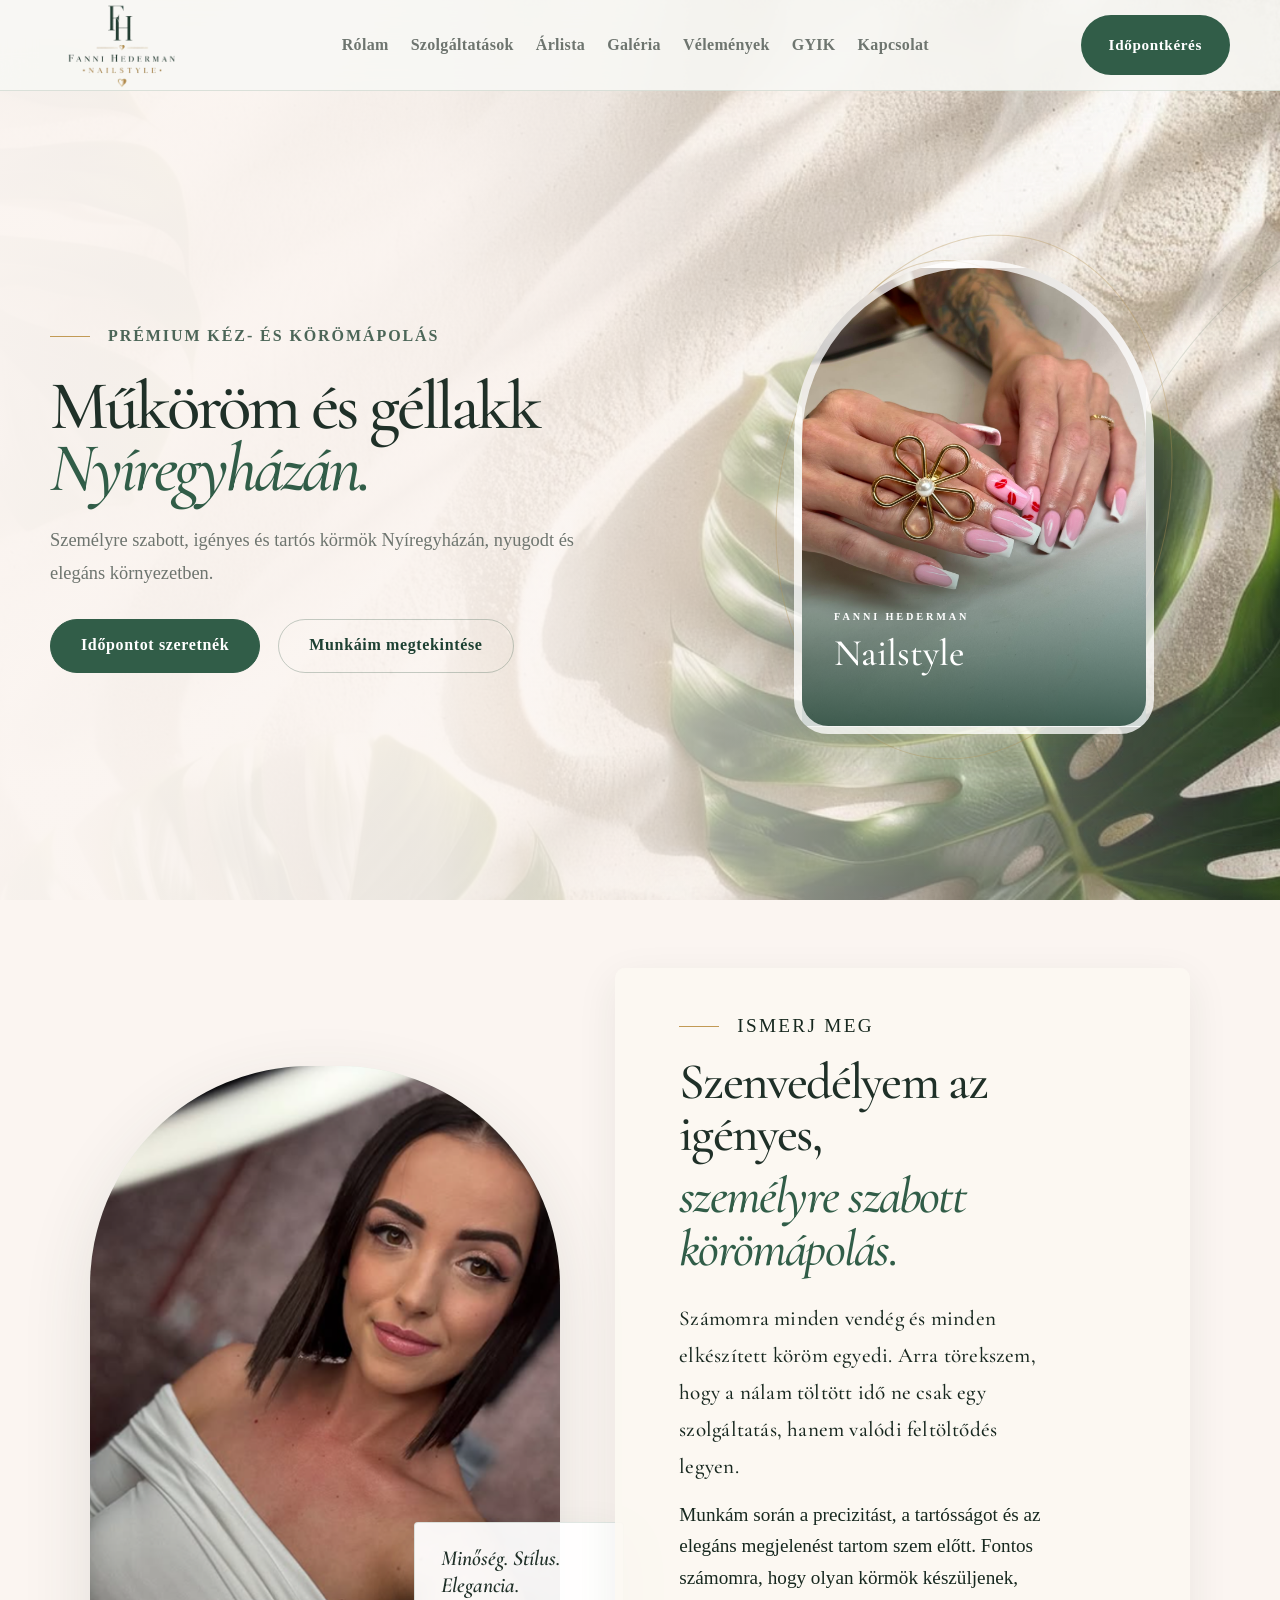
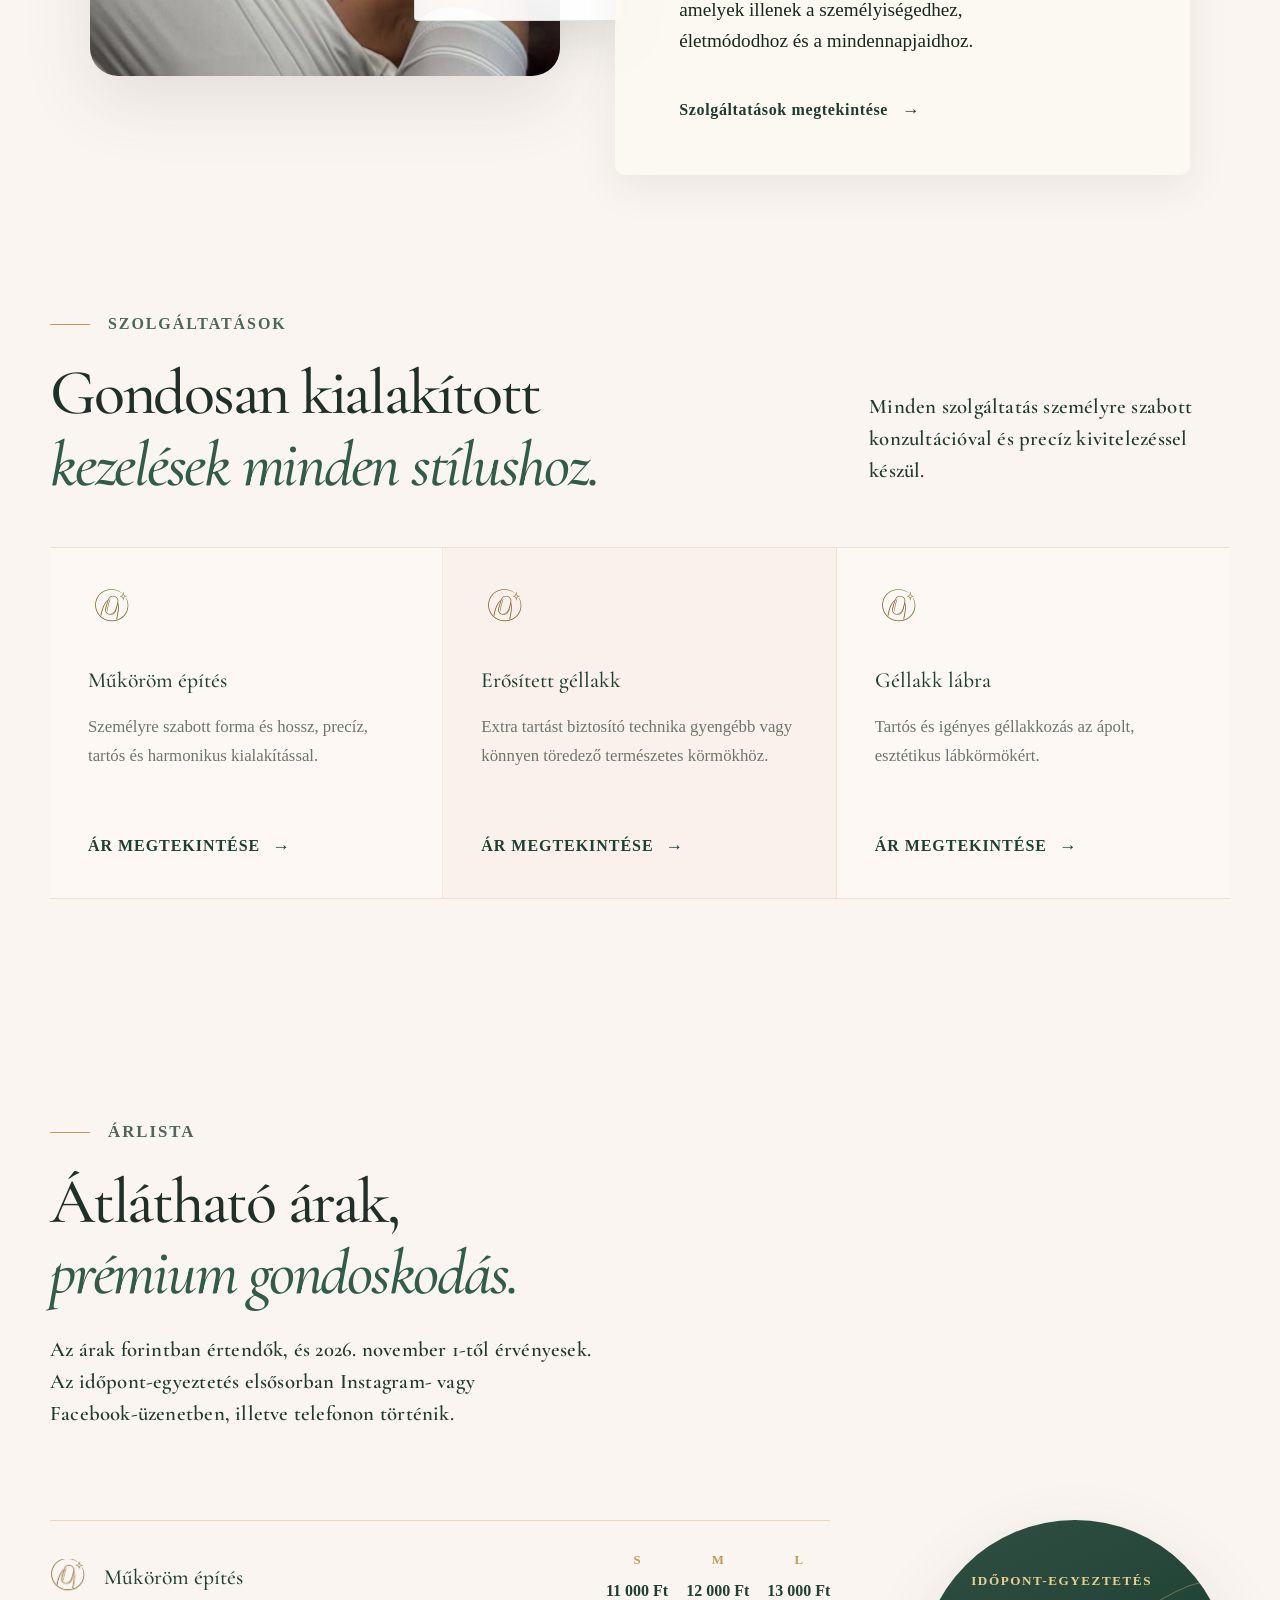
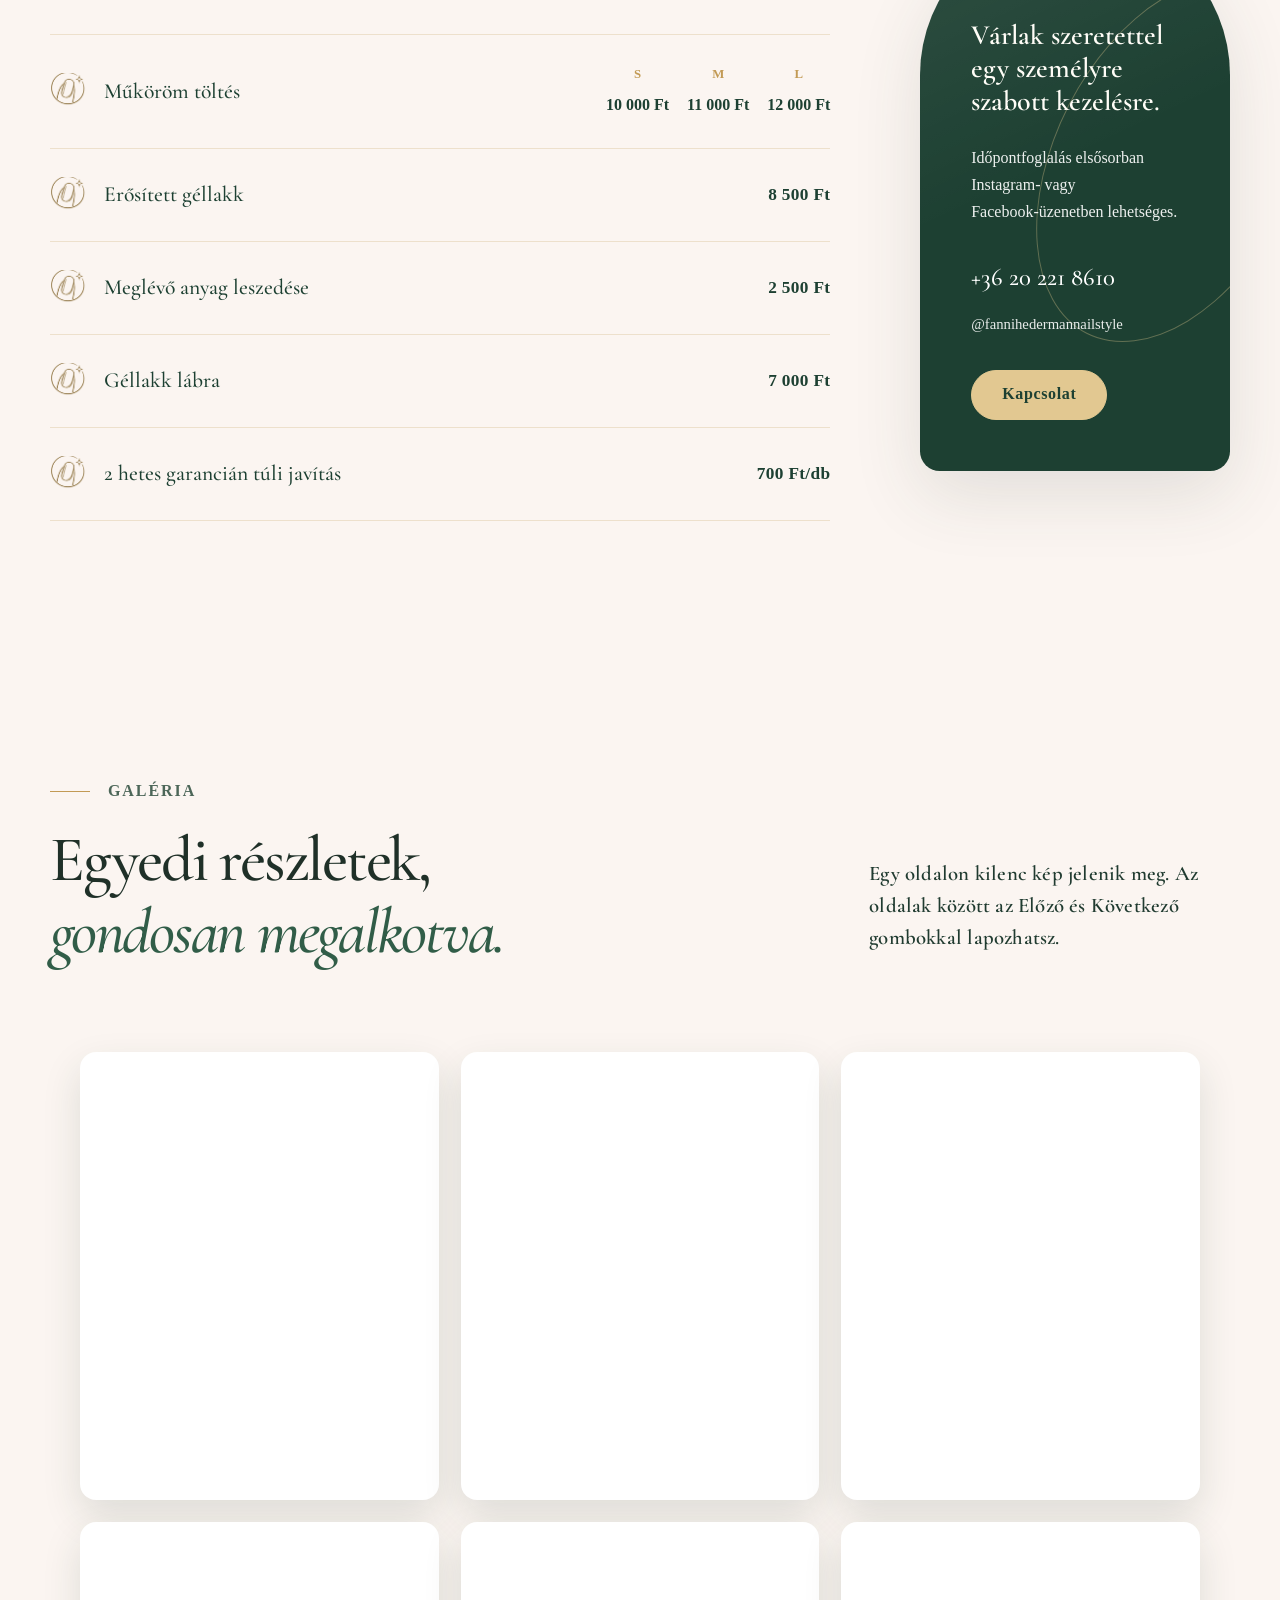
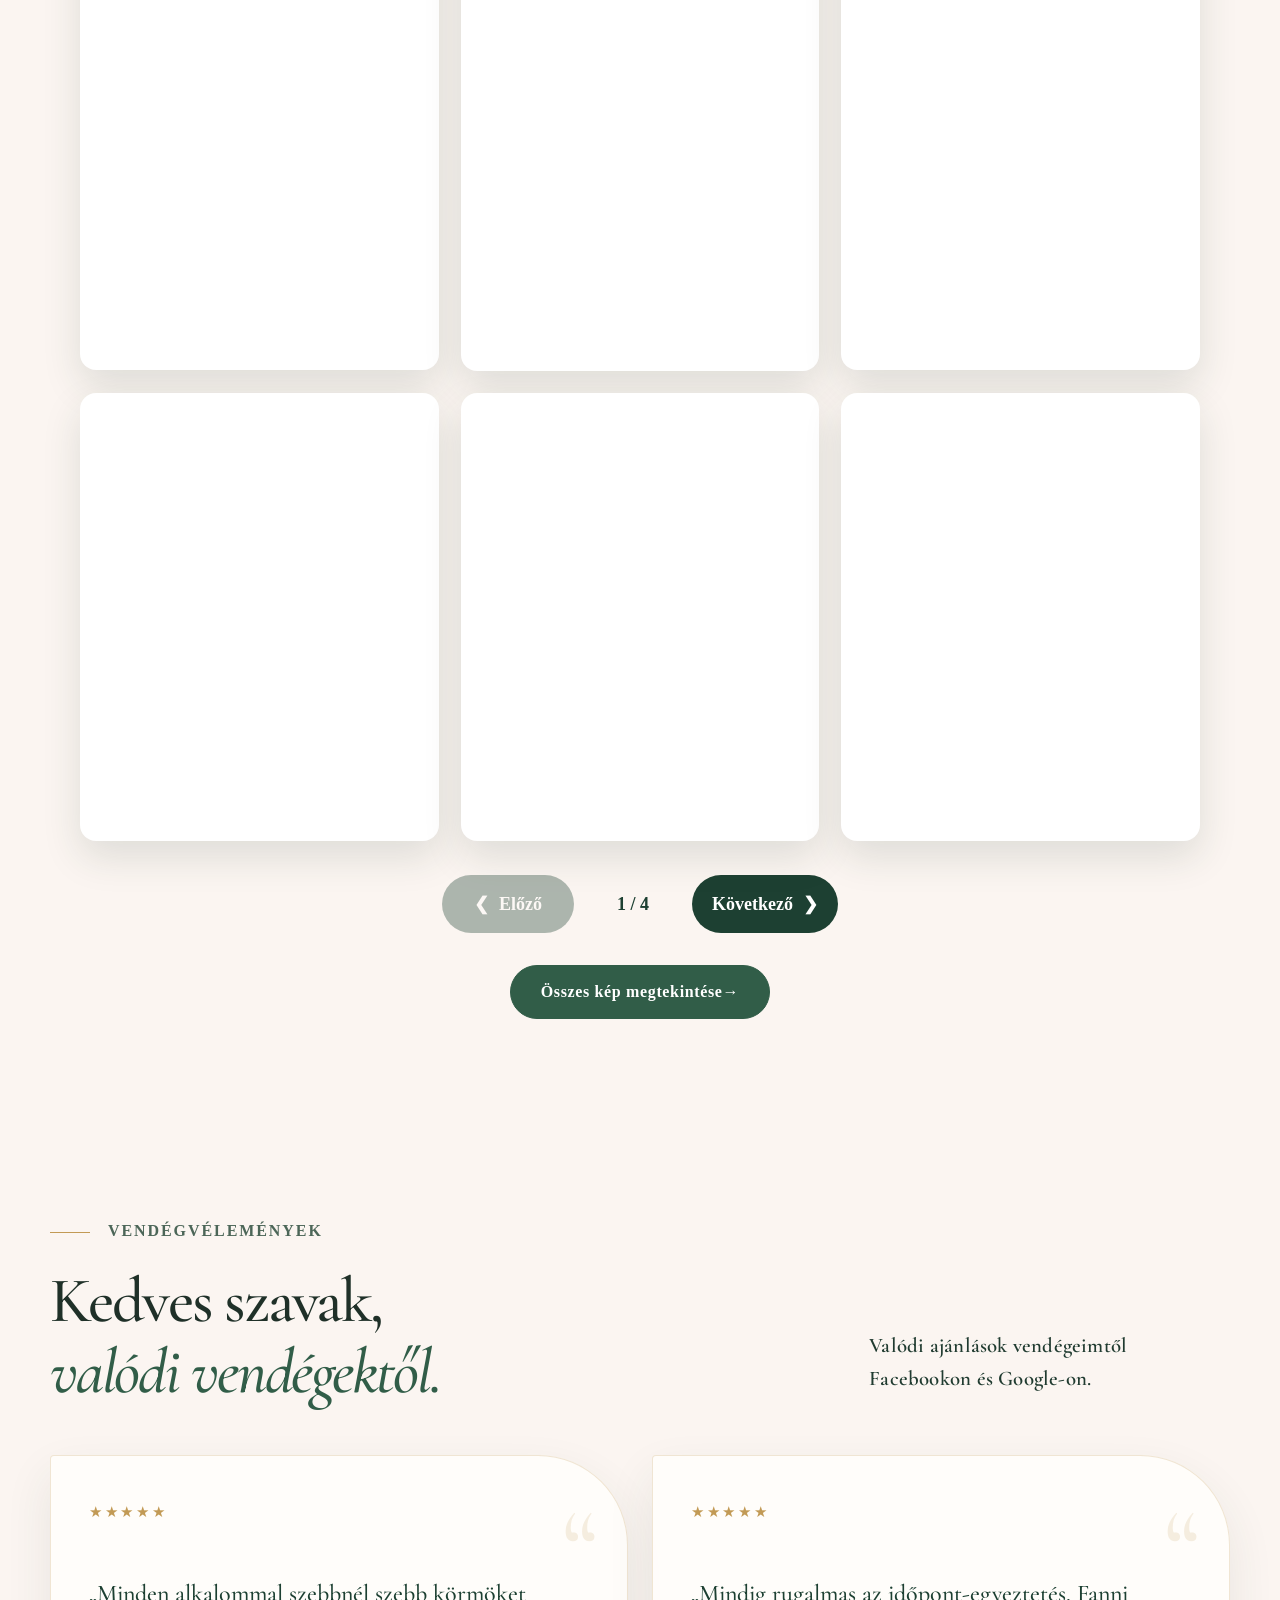
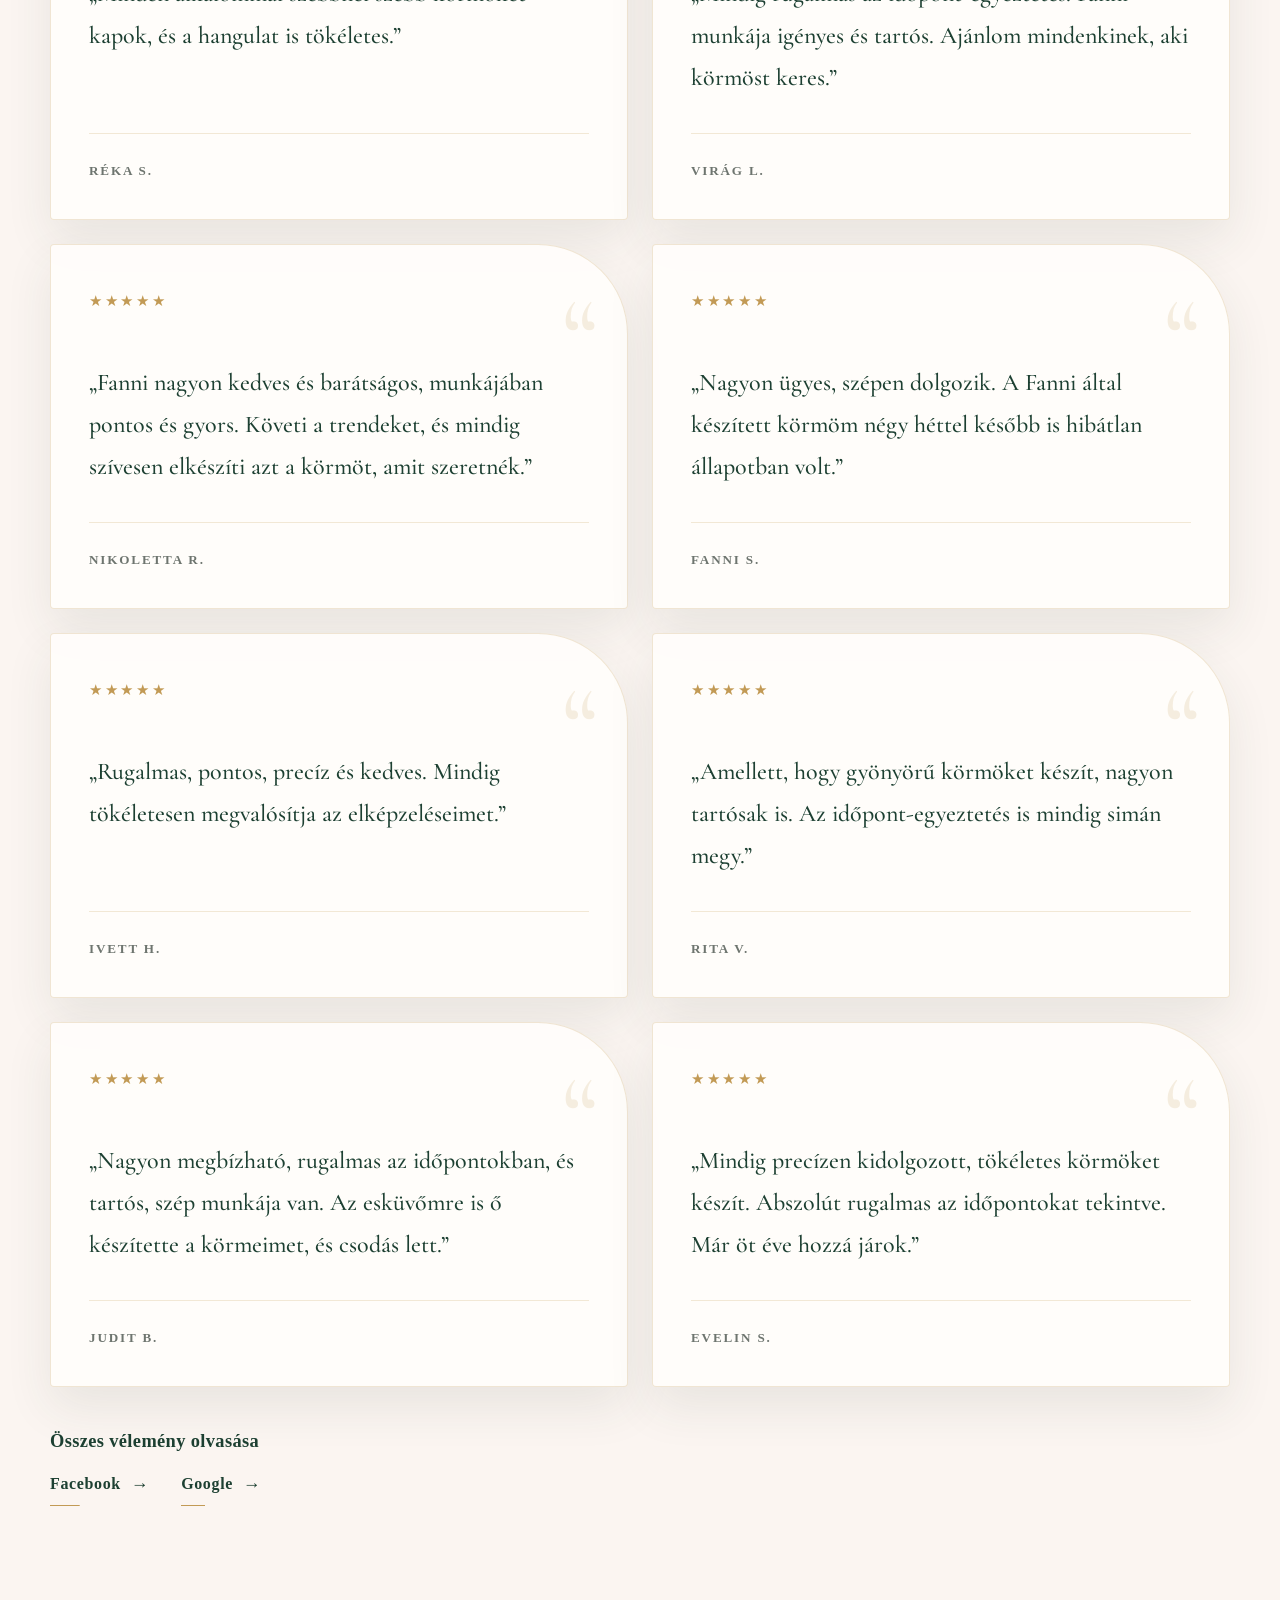
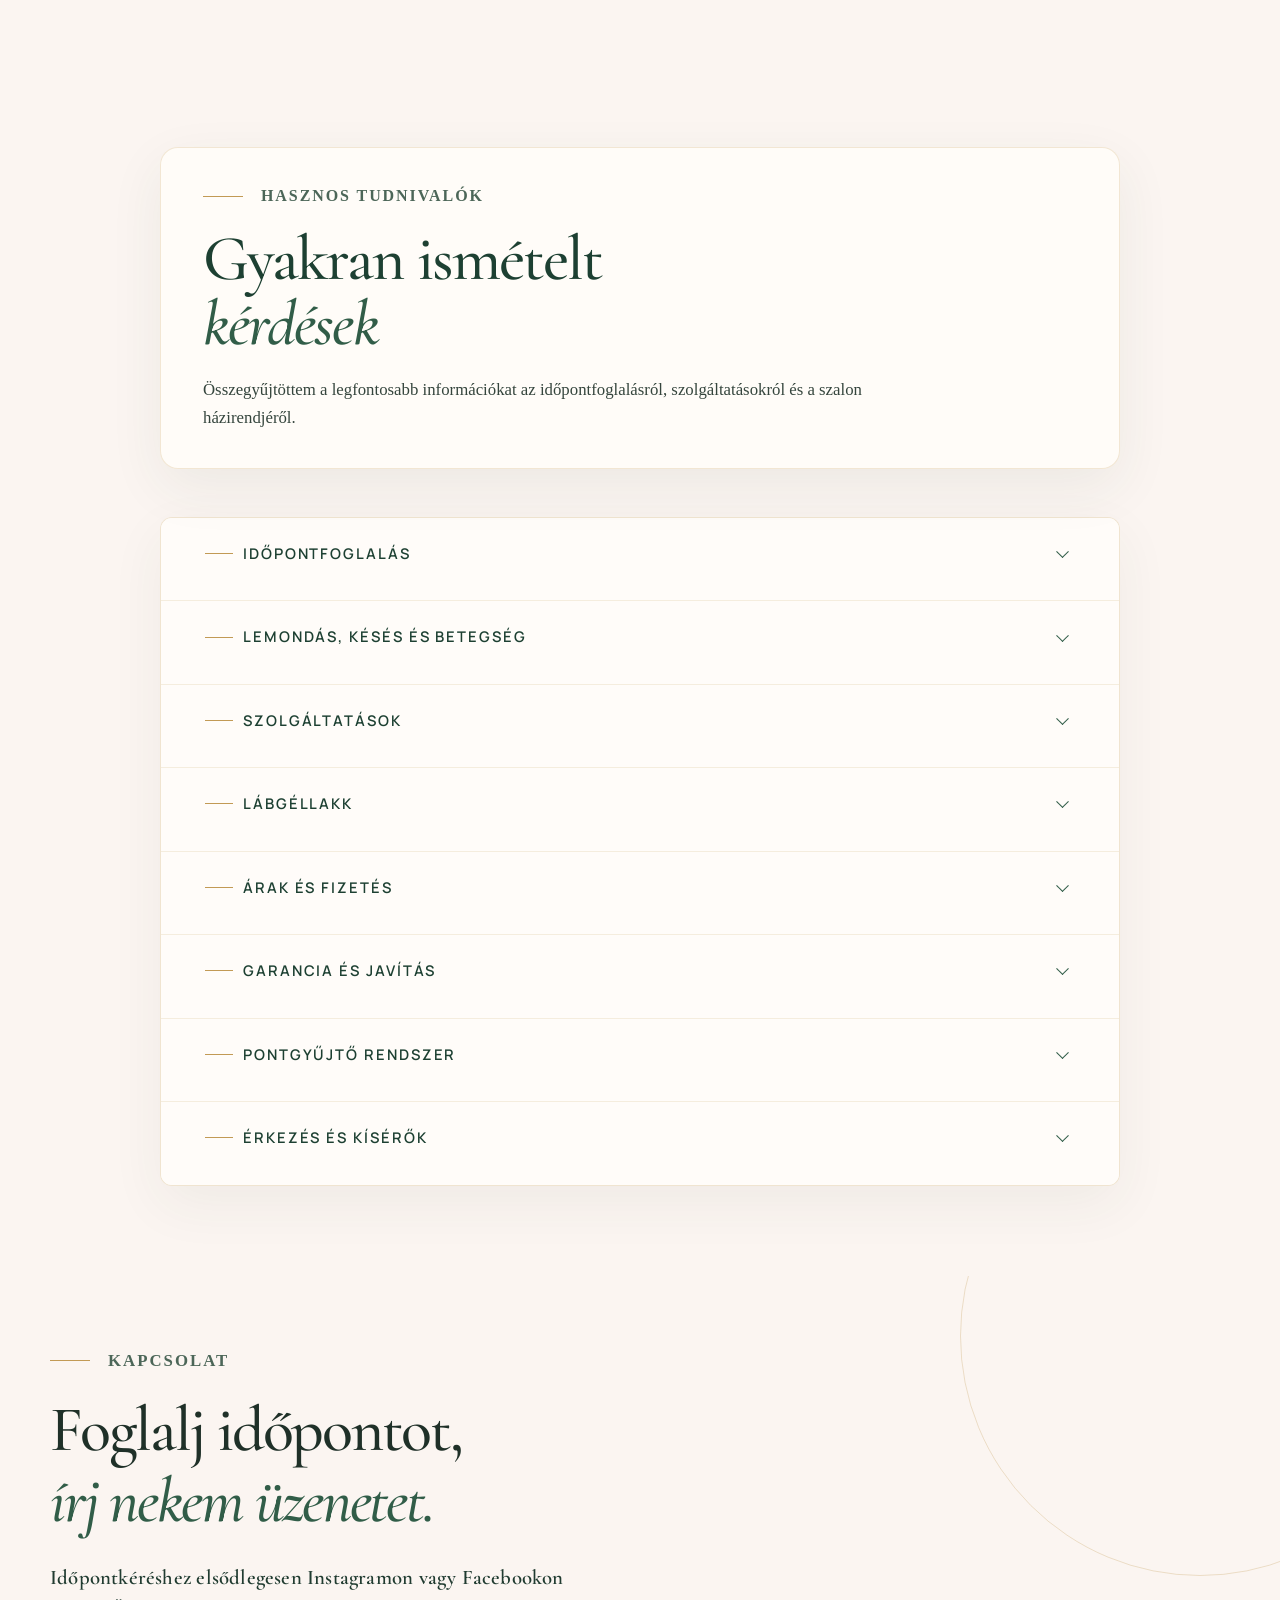
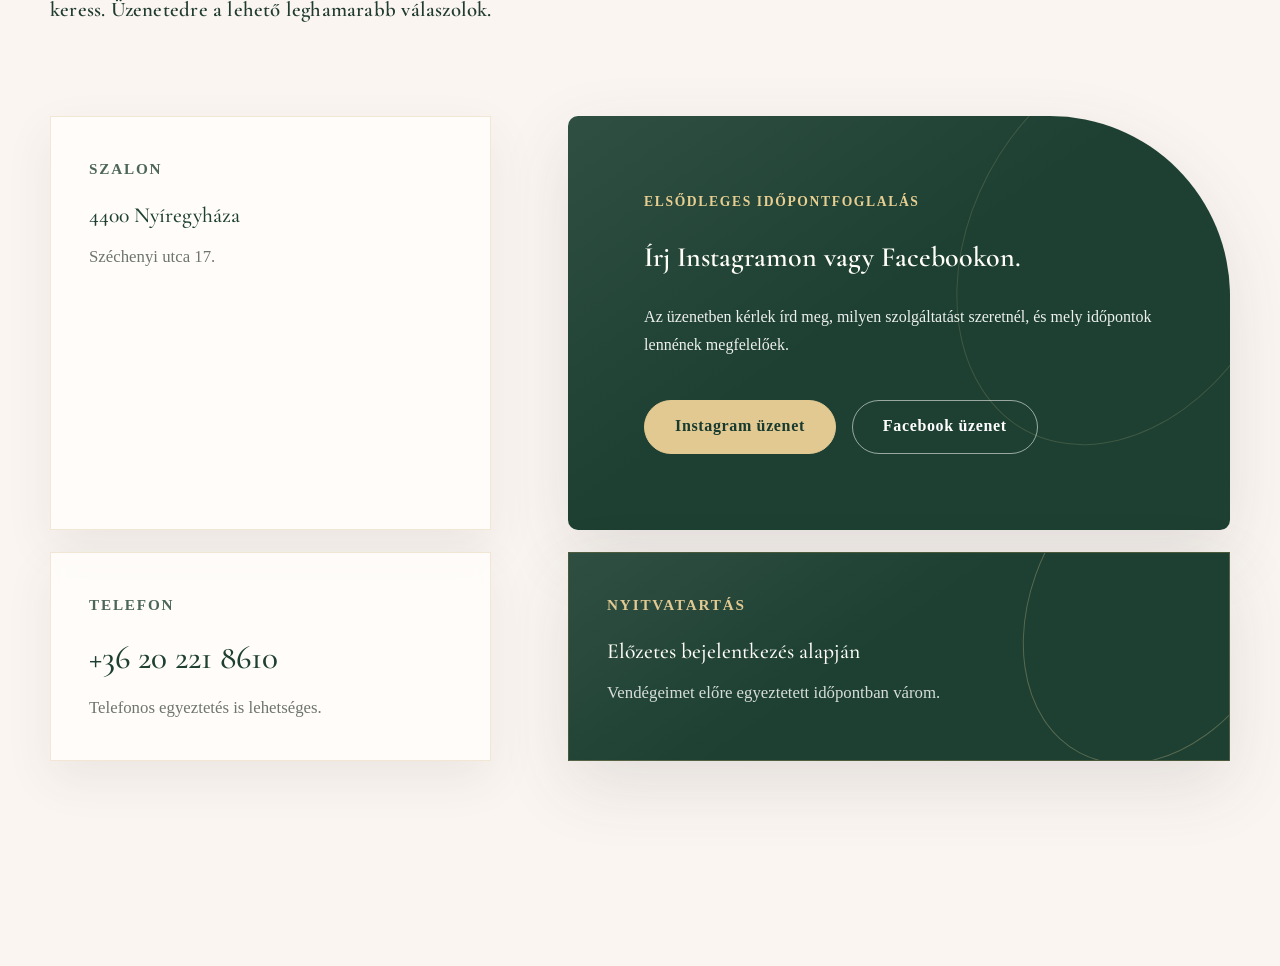
<file: index.html>
<!DOCTYPE html>
<html lang="hu">

<head>
    <meta charset="UTF-8">

    <link rel="stylesheet" href="style.css">

    <!-- Google tag (gtag.js) -->
    <script async src="https://www.googletagmanager.com/gtag/js?id=AW-18316310927"></script>
    <script>
      window.dataLayer = window.dataLayer || [];
      function gtag(){dataLayer.push(arguments);}
      gtag('js', new Date());

      gtag('config', 'AW-18316310927');
    </script>

    <!-- Google Ads kapcsolatfelvétel konverzió -->
    <script>
      function gtag_report_conversion(url) {
        var callback = function () {
          if (typeof(url) != 'undefined') {
            window.location = url;
          }
        };

        gtag('event', 'conversion', {
          'send_to': 'AW-18316310927/gmHXCOrng-gcEI_z8p1E',
          'event_callback': callback
        });

        return false;
      }
    </script>

    <meta
        name="referrer"
        content="strict-origin-when-cross-origin"
    >

    <meta
        name="viewport"
        content="width=device-width, initial-scale=1.0"
    >

    <meta
    name="description"
    content="Fanni Hederman Nailstyle | prémium kéz- és körömápolás Nyíregyházán. Műköröm, géllakk, manikűr és lábgéllakk."
>

    <title>Műköröm és géllakk Nyíregyházán | Fanni Hederman Nailstyle</title>
<link rel="canonical" href="https://fannihedermannailstyle.hu/">
    <!-- Facebook-, Messenger- és Instagram-előnézet -->

    <meta property="og:type" content="website">
    <meta property="og:locale" content="hu_HU">
    <meta property="og:site_name" content="Fanni Hederman Nailstyle">

    <meta
    property="og:title"
    content="Műköröm és géllakk Nyíregyházán | Fanni Hederman Nailstyle"
>

    <meta
        property="og:description"
        content="Prémium kéz- és körömápolás Nyíregyházán. Műköröm, géllakk, manikűr és lábgéllakk."
    >

    <meta
    property="og:url"
    content="https://fannihedermannailstyle.hu/"
>

<meta property="og:image" content="https://fannihedermannailstyle.hu/images/social-logo.png?v=1">
<meta property="og:image:secure_url" content="https://fannihedermannailstyle.hu/images/social-logo.png?v=1">
<meta property="og:image:type" content="image/png">
<meta property="og:image:alt" content="Fanni Hederman Nailstyle logó">


    <!-- Ikonok -->

    <link
        rel="icon"
        href="./favicon.ico?v=2"
        sizes="any"
    >

    <link
        rel="icon"
        type="image/png"
        sizes="32x32"
        href="./favicon-32x32.png?v=2"
    >

    <link
        rel="icon"
        type="image/png"
        sizes="16x16"
        href="./favicon-16x16.png?v=2"
    >

    <link
        rel="apple-touch-icon"
        sizes="180x180"
        href="./apple-touch-icon.png?v=2"
    >

    <link rel="stylesheet" href="style.css">

</head>
    
<!-- Google tag (gtag.js) -->
<script async src="https://www.googletagmanager.com/gtag/js?id=AW-18316310927"></script>
<script>
  window.dataLayer = window.dataLayer || [];
  function gtag(){dataLayer.push(arguments);}
  gtag('js', new Date());

  gtag('config', 'AW-18316310927');
</script>


<body>

    <!-- Fejléc -->

    <header class="site-header">
        <div class="header-container">

            <a
    class="logo"
    href="#"
    aria-label="Fanni Hederman Nailstyle főoldal"
>
    <img
    class="site-logo-image"
    src="./images/logo.webp?v=2"
    alt="Fanni Hederman Nailstyle"
>
</a>

            <nav
                class="main-navigation"
                aria-label="Fő navigáció"
            >
                <a href="#rolam">Rólam</a>
                <a href="#szolgaltatasok">Szolgáltatások</a>
                <a href="#arlista">Árlista</a>
                <a href="#galeria">Galéria</a>
                <a href="#velemenyek">Vélemények</a>
                <a href="#gyik">GYIK</a>
                <a href="#kapcsolat">Kapcsolat</a>
            </nav>

            <a
                class="header-button"
                href="#kapcsolat"
            >
                Időpontkérés
            </a>

            <button
                class="menu-button"
                type="button"
                aria-label="Navigáció megnyitása"
                aria-expanded="false"
            >
                <span></span>
                <span></span>
                <span></span>
            </button>

        </div>
    </header>

    <main>

        <!-- Nyitó szakasz -->

        <section class="hero">
            <div class="hero-container">

                <div class="hero-content">

                    <p class="hero-eyebrow">
                        Prémium kéz- és körömápolás
                    </p>

                    <h1>
    Műköröm és géllakk
    <span>Nyíregyházán.</span>
</h1>

                    <p class="hero-description">
    Személyre szabott, igényes és tartós körmök Nyíregyházán,
    nyugodt és elegáns környezetben.
</p>

                    <div class="hero-actions">

                        <a
                            class="primary-button"
                            href="#kapcsolat"
                        >
                            Időpontot szeretnék
                        </a>

                        <a
                            class="secondary-button"
                            href="#galeria"
                        >
                            Munkáim megtekintése
                        </a>

                    </div>
                </div>

                <div
                    class="hero-visual"
                    aria-hidden="true"
                >
                    <div class="hero-image-placeholder">
                        <span>Fanni Hederman</span>
                        <strong>Nailstyle</strong>
                    </div>
                </div>

            </div>
        </section>

        <!-- Rólam -->

        <section
            class="about-section"
            id="rolam"
        >
            <div class="about-container">

                <div class="about-visual">

                    <div class="about-image-placeholder">

                        <img
                            class="about-photo"
                            src="./images/fanni-portrait.jpg"
                            alt="Fanni Hederman körömstylist"
                            loading="lazy"
                            decoding="async"
                        >

                    </div>

                    <p class="about-signature">
                        Minőség. Stílus. Elegancia.
                    </p>

                </div>

                <div class="about-content">

                    <p class="section-eyebrow">
                        Ismerj meg
                    </p>

                    <h2>
                        Szenvedélyem az igényes,
                        <span>személyre szabott körömápolás.</span>
                    </h2>

                    <p class="about-lead">
                        Számomra minden vendég és minden elkészített köröm
                        egyedi. Arra törekszem, hogy a nálam töltött idő ne
                        csak egy szolgáltatás, hanem valódi feltöltődés legyen.
                    </p>

                    <p>
                        Munkám során a precizitást, a tartósságot és az elegáns
                        megjelenést tartom szem előtt. Fontos számomra, hogy
                        olyan körmök készüljenek, amelyek illenek a
                        személyiségedhez, életmódodhoz és a mindennapjaidhoz.
                    </p>

                    <a
                        class="text-link"
                        href="#szolgaltatasok"
                    >
                        Szolgáltatások megtekintése
                        <span aria-hidden="true">→</span>
                    </a>

                </div>

            </div>
        </section>

        <!-- Szolgáltatások -->

        <section
            class="services-section"
            id="szolgaltatasok"
        >
            <div class="services-container">

                <div class="services-heading">

                    <div>

                        <p class="section-eyebrow">
                            Szolgáltatások
                        </p>

                        <h2>
                            Gondosan kialakított
                            <span>kezelések minden stílushoz.</span>
                        </h2>

                    </div>

                    <p>
                        Minden szolgáltatás személyre szabott konzultációval
                        és precíz kivitelezéssel készül.
                    </p>

                </div>

                <div class="services-grid">

                    <article class="service-card">

                        <span class="service-number">01</span>

                        <h3>Műköröm építés</h3>

                        <p>
                            Személyre szabott forma és hossz, precíz,
                            tartós és harmonikus kialakítással.
                        </p>

                        <a href="#arlista">
                            Ár megtekintése
                            <span aria-hidden="true">→</span>
                        </a>

                    </article>

                    <article class="service-card">

                        <span class="service-number">02</span>

                        <h3>Erősített géllakk</h3>

                        <p>
                            Extra tartást biztosító technika gyengébb vagy
                            könnyen töredező természetes körmökhöz.
                        </p>

                        <a href="#arlista">
                            Ár megtekintése
                            <span aria-hidden="true">→</span>
                        </a>

                    </article>

                    <article class="service-card">

                        <span class="service-number">03</span>

                        <h3>Géllakk lábra</h3>

<p>
    Tartós és igényes géllakkozás az ápolt, esztétikus lábkörmökért.
</p>

                        <a href="#arlista">
                            Ár megtekintése
                            <span aria-hidden="true">→</span>
                        </a>

                    </article>

                </div>

            </div>
        </section>

        <!-- Árlista -->

        <section
            class="price-section"
            id="arlista"
        >
            <div class="price-container">

                <div class="price-heading">

                    <p class="section-eyebrow">
                        Árlista
                    </p>

                    <h2>
                        Átlátható árak,
                        <span>prémium gondoskodás.</span>
                    </h2>

                    <p>
   Az árak forintban értendők, és 2026. november 1-től érvényesek.
Az időpont-egyeztetés elsősorban Instagram- vagy Facebook-üzenetben, illetve telefonon történik.
</p>

                </div>

                <div class="price-layout">

                    <div class="price-list">

    <div class="price-item">
        <div>
            <span>01</span>
            <h3>Műköröm építés</h3>
        </div>
        
<div class="size-prices">
    
<div class="size-price"><small>S</small>11 000 Ft</div>
<div class="size-price"><small>M</small>12 000 Ft</div>
<div class="size-price"><small>L</small>13 000 Ft</div>
</div>

    </div>

    <div class="price-item">
        <div>
            <span>02</span>
            <h3>Műköröm töltés</h3>
        </div>
        
<div class="size-prices">
    
<div class="size-price"><small>S</small>10 000 Ft</div>
<div class="size-price"><small>M</small>11 000 Ft</div>
<div class="size-price"><small>L</small>12 000 Ft</div>
</div>

    </div>

    <div class="price-item">
        <div>
            <span>03</span>
            <h3>Erősített géllakk</h3>
        </div>
        <strong>8 500 Ft</strong>
    </div>

    <div class="price-item">
        <div>
            <span>04</span>
            <h3>Meglévő anyag leszedése</h3>
        </div>
        <strong>2 500 Ft</strong>
    </div>

    <div class="price-item">
        <div>
            <span>05</span>
            <h3>Géllakk lábra</h3>
        </div>
        <strong>7 000 Ft</strong>
    </div>

    <div class="price-item">
        <div>
            <span>06</span>
            <h3>2 hetes garancián túli javítás</h3>
        </div>
        <strong>700 Ft/db</strong>
    </div>

</div>

                    <aside class="booking-card">

                        <p class="booking-card-label">
                            Időpont-egyeztetés
                        </p>

                        <h3>
                            Várlak szeretettel egy személyre szabott
                            kezelésre.
                        </h3>

                        <p>
                            Időpontfoglalás elsősorban Instagram- vagy
                            Facebook-üzenetben lehetséges.
                        </p>

                        <a
                            class="booking-phone"
                            href="tel:+36202218610"
                        >
                            +36 20 221 8610
                        </a>

                        <p class="booking-social">
                            @fannihedermannailstyle
                        </p>

                        <a
                            class="primary-button"
                            href="#kapcsolat"
                        >
                            Kapcsolat
                        </a>

                    </aside>

                </div>

            </div>
        </section>

        <!-- Galéria -->

        <section
            class="gallery-section"
            id="galeria"
        >
            <div class="gallery-container">

                <div class="gallery-heading">

                    <div>
                        <p class="section-eyebrow">
                            Galéria
                        </p>

                        <h2>
                            Egyedi részletek,
                            <span>gondosan megalkotva.</span>
                        </h2>
                    </div>

                    <p>
                        Egy oldalon kilenc kép jelenik meg.
                        Az oldalak között az Előző és Következő gombokkal lapozhatsz.
                    </p>

                </div>

                <div
                    class="home-gallery-grid"
                    id="home-gallery-grid"
                    aria-live="polite"
                ></div>

                <div
                    class="home-gallery-pagination"
                    aria-label="Galéria lapozása"
                >
                    <button
                        class="gallery-page-button"
                        id="home-gallery-prev"
                        type="button"
                        aria-label="Előző galériaoldal"
                    >
                        &#10094;
                        <span>Előző</span>
                    </button>

                    <span
                        class="gallery-page-status"
                        id="home-gallery-page-status"
                    >
                        1 / 1
                    </span>

                    <button
                        class="gallery-page-button"
                        id="home-gallery-next"
                        type="button"
                        aria-label="Következő galériaoldal"
                    >
                        <span>Következő</span>
                        &#10095;
                    </button>
                </div>

                <div class="gallery-more-wrap">
                    <a
                        class="primary-button"
                        href="./galeria.html"
                    >
                        Összes kép megtekintése
                        <span aria-hidden="true">→</span>
                    </a>
                </div>

            </div>
        </section>

        <!-- Vendégvélemények -->

        <section
            class="reviews-section"
            id="velemenyek"
        >
            <div class="reviews-container">

                <div class="reviews-heading">

                    <div>

                        <p class="section-eyebrow">
                            Vendégvélemények
                        </p>

                        <h2>
                            Kedves szavak,
                            <span>valódi vendégektől.</span>
                        </h2>

                    </div>

                    <p>
                        Valódi ajánlások vendégeimtől Facebookon és Google-on.
                    </p>

                </div>

                <div class="reviews-grid">

                    <article class="review-card">

                        <div
                            class="review-stars"
                            aria-label="5 csillagos értékelés"
                        >
                            ★★★★★
                        </div>

                        <blockquote>
                            „Minden alkalommal szebbnél szebb körmöket kapok,
                            és a hangulat is tökéletes.”
                        </blockquote>

                        <p class="review-author">
                            Réka S.
                        </p>

                    </article>

                    <article class="review-card">

                        <div
                            class="review-stars"
                            aria-label="5 csillagos értékelés"
                        >
                            ★★★★★
                        </div>

                        <blockquote>
                            „Mindig rugalmas az időpont-egyeztetés. Fanni
                            munkája igényes és tartós. Ajánlom mindenkinek,
                            aki körmöst keres.”
                        </blockquote>

                        <p class="review-author">
                            Virág L.
                        </p>

                    </article>

                    <article class="review-card">

                        <div
                            class="review-stars"
                            aria-label="5 csillagos értékelés"
                        >
                            ★★★★★
                        </div>

                        <blockquote>
                            „Fanni nagyon kedves és barátságos, munkájában
                            pontos és gyors. Követi a trendeket, és mindig
                            szívesen elkészíti azt a körmöt, amit szeretnék.”
                        </blockquote>

                        <p class="review-author">
                            Nikoletta R.
                        </p>

                    </article>

                    <article class="review-card">

                        <div
                            class="review-stars"
                            aria-label="5 csillagos értékelés"
                        >
                            ★★★★★
                        </div>

                        <blockquote>
                            „Nagyon ügyes, szépen dolgozik. A Fanni által
                            készített körmöm négy héttel később is hibátlan
                            állapotban volt.”
                        </blockquote>

                        <p class="review-author">
                            Fanni S.
                        </p>

                    </article>

                    <article class="review-card">

                        <div
                            class="review-stars"
                            aria-label="5 csillagos értékelés"
                        >
                            ★★★★★
                        </div>

                        <blockquote>
                            „Rugalmas, pontos, precíz és kedves. Mindig
                            tökéletesen megvalósítja az elképzeléseimet.”
                        </blockquote>

                        <p class="review-author">
                            Ivett H.
                        </p>

                    </article>

                    <article class="review-card">

                        <div
                            class="review-stars"
                            aria-label="5 csillagos értékelés"
                        >
                            ★★★★★
                        </div>

                        <blockquote>
                            „Amellett, hogy gyönyörű körmöket készít, nagyon
                            tartósak is. Az időpont-egyeztetés is mindig
                            simán megy.”
                        </blockquote>

                        <p class="review-author">
                            Rita V.
                        </p>

                    </article>

                    <article class="review-card">

                        <div
                            class="review-stars"
                            aria-label="5 csillagos értékelés"
                        >
                            ★★★★★
                        </div>

                        <blockquote>
                            „Nagyon megbízható, rugalmas az időpontokban, és
                            tartós, szép munkája van. Az esküvőmre is ő
                            készítette a körmeimet, és csodás lett.”
                        </blockquote>

                        <p class="review-author">
                            Judit B.
                        </p>

                    </article>

                    <article class="review-card">

                        <div
                            class="review-stars"
                            aria-label="5 csillagos értékelés"
                        >
                            ★★★★★
                        </div>

                        <blockquote>
                            „Mindig precízen kidolgozott, tökéletes körmöket
                            készít. Abszolút rugalmas az időpontokat tekintve.
                            Már öt éve hozzá járok.”
                        </blockquote>

                        <p class="review-author">
                            Evelin S.
                        </p>

                    </article>

                </div>

                <div class="reviews-all">
  <p class="reviews-all-title">Összes vélemény olvasása</p>

  <div class="reviews-all-links">
    <a
      class="reviews-link"
      href="https://www.facebook.com/profile.php?id=61552334764515&sk=reviews"
      target="_blank"
      rel="noopener noreferrer"
    >
      Facebook
      <span aria-hidden="true">→</span>
    </a>

    <a
      class="reviews-link"
      href="https://www.google.com/search?q=fannihederman+nailstyle"
      target="_blank"
      rel="noopener noreferrer"
    >
      Google
      <span aria-hidden="true">→</span>
    </a>
  </div>
</div>


</div>
        </section>
<!-- GYIK -->
<section class="faq-section" id="gyik">
    <div class="faq-container">

        <div class="faq-heading">
            <p class="section-eyebrow">Hasznos tudnivalók</p>

            <h2>
                Gyakran ismételt
                <span>kérdések</span>
            </h2>

            <p>
                Összegyűjtöttem a legfontosabb információkat az
                időpontfoglalásról, szolgáltatásokról és a szalon
                házirendjéről.
            </p>
        </div>

        <div class="faq-list">

            <!-- IDŐPONTFOGLALÁS -->
            <details class="faq-group">
                <summary class="faq-category">
                    Időpontfoglalás
                </summary>

                <div class="faq-group-content">

                    <details class="faq-item">
                        <summary>Hogyan tudok időpontot foglalni?</summary>
                        <div class="faq-answer">
                            <p>
                                Időpontot privát üzenetben, telefonon vagy személyesen
                                tudsz egyeztetni. A gyorsabb egyeztetés érdekében írd
                                meg, milyen szolgáltatást szeretnél, illetve mely
                                időpontok lennének megfelelőek számodra.
                            </p>
                        </div>
                    </details>

                    <details class="faq-item">
                        <summary>Mennyivel előre érdemes időpontot foglalni?</summary>
                        <div class="faq-answer">
                            <p>
                                Ha konkrét napra vagy egy esemény előtt szeretnél
                                érkezni, érdemes minél hamarabb időpontot egyeztetni,
                                hogy nagyobb eséllyel találjunk megfelelő szabad
                                időpontot.
                            </p>
                        </div>
                    </details>

                    <details class="faq-item">
                        <summary>Lehet módosítani a már lefoglalt időpontomon?</summary>
                        <div class="faq-answer">
                            <p>
                                Igen. Ha közbejön valami, kérlek, jelezd minél hamarabb.
                                Rugalmas vagyok, és amennyiben a szabad időpontok
                                lehetővé teszik, igyekszünk közösen másik megfelelő
                                időpontot találni.
                            </p>
                        </div>
                    </details>

                </div>
            </details>


            <!-- LEMONDÁS -->
            <details class="faq-group">
                <summary class="faq-category">
                    Lemondás, késés és betegség
                </summary>

                <div class="faq-group-content">

                    <details class="faq-item">
                        <summary>Mi történik, ha le kell mondanom az időpontomat?</summary>
                        <div class="faq-answer">
                            <p>
                                Az időpont legalább <strong>24 órával korábban
                                díjmentesen</strong> lemondható.
                            </p>

                            <p>
                                24 órán belüli lemondás esetén az elmaradt szolgáltatás
                                <strong>50%-ának megtérítése szükséges</strong>.
                            </p>

                            <p>
                                Az időpont előtti 3 órán belüli lemondás esetén a
                                szolgáltatás <strong>100%-ának megtérítése szükséges</strong>
                                az új időpont foglalásához.
                            </p>
                        </div>
                    </details>

                    <details class="faq-item">
                        <summary>Mi történik, ha nem jelenek meg az időpontomon?</summary>
                        <div class="faq-answer">
                            <p>
                                Ha nem jelensz meg a megbeszélt időpontban, és ezt
                                előre nem jelzed, új időpontot az elmaradt szolgáltatás
                                <strong>100%-ának megtérítése után</strong> tudsz foglalni.
                            </p>
                        </div>
                    </details>

                    <details class="faq-item">
                        <summary>Mi történik, ha kések?</summary>
                        <div class="faq-answer">
                            <p>
                                Kérlek, érkezz pontosan. Ha látod, hogy késni fogsz,
                                jelezd előre.
                            </p>

                            <p>
                                Amennyiben a késés meghaladja a <strong>10 percet</strong>,
                                és ezt előre nem jelzed, előfordulhat, hogy a szolgáltatást
                                már nem tudom elvégezni. Ebben az esetben az időpont
                                <strong>100%-ban fizetendő</strong>.
                            </p>
                        </div>
                    </details>

                    <details class="faq-item">
                        <summary>Mit tegyek, ha beteg vagyok?</summary>
                        <div class="faq-answer">
                            <p>
                                Betegség esetén kérlek, jelezd előre, és egyeztessünk
                                új időpontot.
                            </p>

                            <p>
                                Amennyiben betegen érkezel, a kezelést sajnos nem áll
                                módomban elvégezni. Új időpont ebben az esetben az
                                eredeti szolgáltatás <strong>100%-ának megtérítése után</strong>
                                foglalható.
                            </p>
                        </div>
                    </details>

                </div>
            </details>


            <!-- SZOLGÁLTATÁSOK -->
            <details class="faq-group">
                <summary class="faq-category">
                    Szolgáltatások
                </summary>

                <div class="faq-group-content">

                    <details class="faq-item">
                        <summary>Hozhatok saját körömötletet vagy referenciafotót?</summary>
                        <div class="faq-answer">
                            <p>
                                Természetesen! Ha van konkrét elképzelésed, nyugodtan
                                küldj referenciafotót már az időpontfoglaláskor.
                                A referenciafotó inspirációként szolgál, a végeredmény
                                a saját körmöd adottságaitól függően eltérhet.
                            </p>
                        </div>
                    </details>

                    <details class="faq-item">
                        <summary>Mi történik, ha nem tudom, milyen körmöt szeretnék?</summary>
                        <div class="faq-answer">
                            <p>
                                Semmi probléma. Ha még nincs konkrét elképzelésed,
                                közösen is kiválaszthatjuk a számodra megfelelő színt,
                                formát és díszítést.
                            </p>
                        </div>
                    </details>

                    <details class="faq-item">
                        <summary>Vállalsz más körmös által készített szett töltését?</summary>
                        <div class="faq-answer">
                            <p>
                                Más szakember által készített szett töltését nem
                                vállalom. A meglévő anyagot először el kell távolítani,
                                ezt követően pedig <strong>új szettet építünk</strong>.
                            </p>
                        </div>
                    </details>

                    <details class="faq-item">
                        <summary>Drágább a hosszabb köröm?</summary>
                        <div class="faq-answer">
                            <p>
                                Nem. <strong>A köröm mérete nem befolyásolja az árat</strong>,
                                így a hosszabb körömért sem számítok fel külön felárat.
                            </p>
                        </div>
                    </details>

                    <details class="faq-item">
                        <summary>Kell külön fizetni a díszítésért?</summary>
                        <div class="faq-answer">
                            <p>
                                Nem. <strong>A díszítésekért sem számítok fel külön
                                költséget</strong>.
                            </p>
                        </div>
                    </details>

                </div>
            </details>


            <!-- LÁBGÉLLAKK -->
<details class="faq-group">
    <summary class="faq-category">
        Lábgéllakk
    </summary>

    <div class="faq-group-content">

        <details class="faq-item">
            <summary>Milyen lábápolási szolgáltatás érhető el?</summary>
            <div class="faq-answer">
                <p>
                    Jelenleg lábra kizárólag
                    <strong>géllakkozást</strong> vállalok.
                </p>
            </div>
        </details>

        <details class="faq-item">
            <summary>Körömgomba esetén kérhető lábgéllakkozás?</summary>
            <div class="faq-answer">
                <p>
                    Nem. Körömgomba esetén lábgéllakkozást
                    nem tudok elvégezni.
                </p>
            </div>
        </details>

    </div>
</details>


            <!-- ÁRAK -->
            <details class="faq-group">
                <summary class="faq-category">
                    Árak és fizetés
                </summary>

                <div class="faq-group-content">

                    <details class="faq-item">
                        <summary>Hol találom az aktuális árakat?</summary>
                        <div class="faq-answer">
                            <p>
                                Az aktuális szolgáltatásokat és árakat az
                                <a href="#arlista">árlistában</a> találod.
                            </p>
                        </div>
                    </details>

                    <details class="faq-item">
                        <summary>Milyen fizetési lehetőségek vannak?</summary>
                        <div class="faq-answer">
                            <p>
                                A szalonban jelenleg <strong>kizárólag készpénzes
                                fizetésre</strong> van lehetőség. Kérlek, ennek
                                megfelelően készülj az időpontodra.
                            </p>
                        </div>
                    </details>

                </div>
            </details>


            <!-- GARANCIA -->
            <details class="faq-group">
                <summary class="faq-category">
                    Garancia és javítás
                </summary>

                <div class="faq-group-content">

                    <details class="faq-item">
                        <summary>Van garancia az elkészült munkára?</summary>
                        <div class="faq-answer">
                            <p>
                                Igen. Az elkészített munkára <strong>2 hét garanciát
                                vállalok</strong>. Ha ezen időszakon belül problémát
                                tapasztalsz, kérlek, jelezd minél hamarabb, lehetőség
                                szerint fotóval együtt.
                            </p>
                        </div>
                    </details>

                </div>
            </details>


            <!-- PONTGYŰJTÉS -->
            <details class="faq-group">
                <summary class="faq-category">
                    Pontgyűjtő rendszer
                </summary>

                <div class="faq-group-content">

                    <details class="faq-item">
                        <summary>Hogyan működik a pontgyűjtés?</summary>
                        <div class="faq-answer">
                            <p>
                                Minden igénybe vett szolgáltatás után
                                <strong>1 pont jár</strong>. 10 pont összegyűjtése után
                                a <strong>11. szolgáltatást 50% kedvezménnyel</strong>
                                veheted igénybe.
                            </p>
                        </div>
                    </details>

                </div>
            </details>


            <!-- ÉRKEZÉS -->
            <details class="faq-group">
                <summary class="faq-category">
                    Érkezés és kísérők
                </summary>

                <div class="faq-group-content">

                    <details class="faq-item">
                        <summary>Hozhatok magammal kísérőt?</summary>
                        <div class="faq-answer">
                            <p>
                                Kérlek, lehetőség szerint egyedül érkezz.
                                Ha mégis kísérővel érkeznél, kérlek, ezt előre jelezd.
                            </p>
                        </div>
                    </details>

                    <details class="faq-item">
                        <summary>Hozhatok magammal gyermeket?</summary>
                        <div class="faq-answer">
                            <p>
                                Sajnos <strong>gyermek nem hozható a szalonba</strong>.
                                A nyugodt és biztonságos munkavégzés érdekében kérlek,
                                gyermek nélkül érkezz az időpontodra.
                            </p>
                        </div>
                    </details>

                    <details class="faq-item">
                        <summary>Hozhatok magammal háziállatot?</summary>
                        <div class="faq-answer">
                            <p>
                                Sajnos <strong>háziállat nem hozható a szalonba</strong>.
                                Kérlek, az időpontodra háziállat nélkül érkezz.
                            </p>
                        </div>
                    </details>

                </div>
            </details>

        </div>
    </div>
</section>

        <!-- Kapcsolat -->

        <section
            class="contact-section"
            id="kapcsolat"
        >
            <div class="contact-container">

                <div class="contact-heading">

                    <p class="section-eyebrow">
                        Kapcsolat
                    </p>

                    <h2>
                        Foglalj időpontot,
                        <span>írj nekem üzenetet.</span>
                    </h2>

                    <p>
                        Időpontkéréshez elsődlegesen Instagramon vagy
                        Facebookon keress. Üzenetedre a lehető leghamarabb
                        válaszolok.
                    </p>

                </div>

                <div class="contact-layout">
<article class="contact-detail contact-salon">

                            <span class="contact-label">
                                Szalon
                            </span>

                            <h3>4400 Nyíregyháza</h3>

                            <p>
                                Széchenyi utca 17.
                            </p>
 <div class="contact-map">
  <iframe
  src="https://www.google.com/maps/embed?pb=!1m18!1m12!1m3!1d2672.1842339824298!2d21.707834976715173!3d47.95216136405085!2m3!1f0!2f0!3f0!3m2!1i1024!2i768!4f13.1!3m3!1m2!1s0x47389f907e31cbc3%3A0xf21c499007c039e4!2sFannihederman%20Nailstyle!5e0!3m2!1shu!2shu!4v1786970599725!5m2!1shu!2shu"
  width="600"
  height="450"
  style="border:0;"
  allowfullscreen=""
  loading="lazy"
  referrerpolicy="strict-origin-when-cross-origin">
</iframe>
</div>

                        </article>

                        <article class="contact-detail contact-phone">

                            <span class="contact-label">
                                Telefon
                            </span>

                            <a href="tel:+36202218610">
                                +36 20 221 8610
                            </a>

                            <p>
                                Telefonos egyeztetés is lehetséges.
                            </p>

                        </article>

                    

                    <aside class="contact-booking">

                        <p class="contact-booking-label">
                            Elsődleges időpontfoglalás
                        </p>

                        <h3>
                            Írj Instagramon vagy Facebookon.
                        </h3>

                        <p>
                            Az üzenetben kérlek írd meg, milyen szolgáltatást
                            szeretnél, és mely időpontok lennének megfelelőek.
                        </p>

                        <div class="contact-actions">

                            <a
    class="primary-button"
    href="https://www.instagram.com/fannihedermannailstyle/"
    target="_blank"
    rel="noopener noreferrer"
    onclick="gtag_report_conversion();"
>
    Instagram üzenet
</a>

                            <a
    class="secondary-button"
    href="https://www.facebook.com/profile.php?id=61552334764515"
    target="_blank"
    rel="noopener noreferrer"
    onclick="gtag_report_conversion();"
>
    Facebook üzenet
</a>

                        </div>

                    </aside>
<article class="contact-detail contact-hours">

    <span class="contact-label">
        Nyitvatartás
    </span>

    <h3>Előzetes bejelentkezés alapján</h3>

    <p>
        Vendégeimet előre egyeztetett időpontban várom.
    </p>

</article>
                </div>

            </div>
        </section>

    </main>

    <script
        src="./script.js?v=9"
        defer
    ></script>

</body>

</html>
</file>
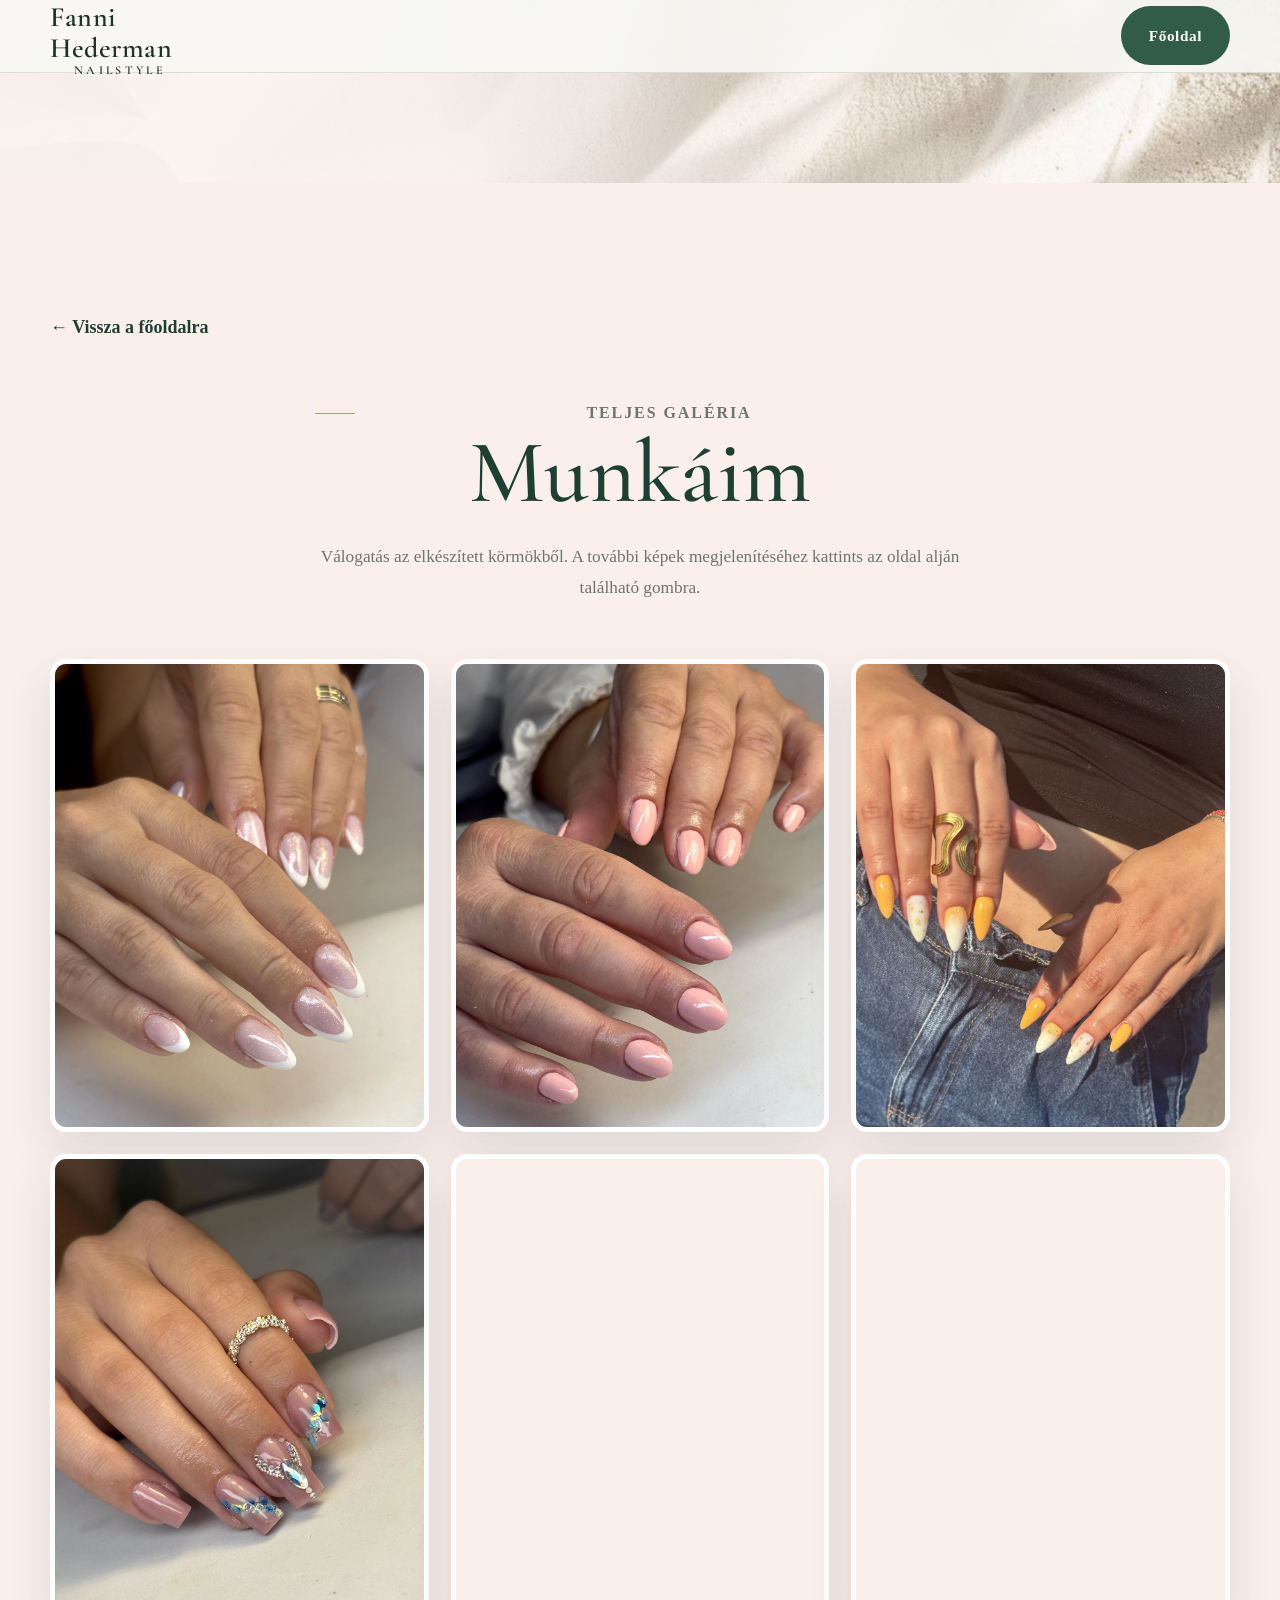
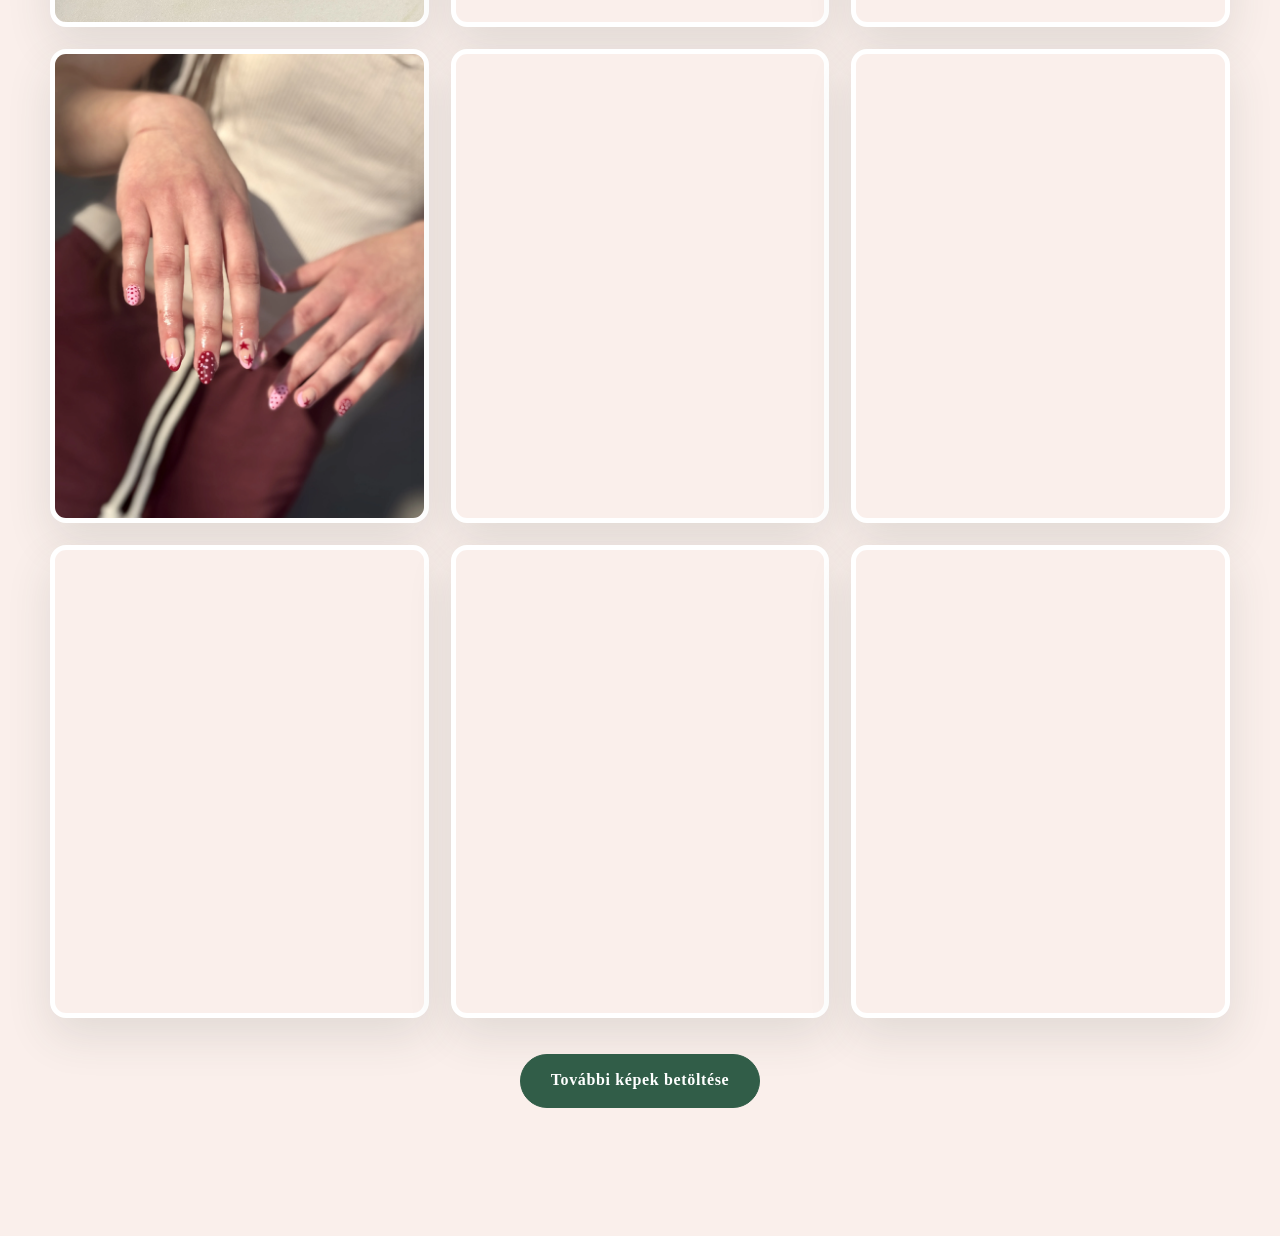
<file: galeria.html>
<!DOCTYPE html>
<html lang="hu">

<head>
    <meta charset="UTF-8">

    <meta
        name="viewport"
        content="width=device-width, initial-scale=1.0"
    >

    <meta
        name="description"
        content="Köröm galéria Nyíregyházán – műköröm, géllakk és egyedi körmök a Fanni Hederman Nailstyle korábbi munkáiból."
    >

    <title>Köröm galéria Nyíregyházán | Fanni Hederman Nailstyle</title>
<link rel="canonical" href="https://fannihedermannailstyle.hu/galeria.html">
    <link
        rel="icon"
        href="./favicon.ico?v=2"
        sizes="any"
    >

    <link
        rel="icon"
        type="image/png"
        sizes="32x32"
        href="./favicon-32x32.png?v=2"
    >

    <link
        rel="stylesheet"
        href="./style.css?v=8"
    >
<!-- Google tag (gtag.js) -->
<script async src="https://www.googletagmanager.com/gtag/js?id=AW-18316310927"></script>
<script>
  window.dataLayer = window.dataLayer || [];
  function gtag(){dataLayer.push(arguments);}
  gtag('js', new Date());

  gtag('config', 'AW-18316310927');
</script>

</head>
<body>

    <header class="site-header">
        <div class="header-container">

            <a
                class="logo"
                href="./index.html"
                aria-label="Vissza a főoldalra"
            >
                <span class="logo-name">
                    Fanni Hederman
                </span>

                <span class="logo-subtitle">
                    Nailstyle
                </span>
            </a>

            <a
                class="header-button"
                href="./index.html"
            >
                Főoldal
            </a>

        </div>
    </header>

    <main class="full-gallery-page">

        <section class="gallery-section">

            <div class="gallery-container">

                <a
                    class="full-gallery-back"
                    href="./index.html#galeria"
                >
                    ← Vissza a főoldalra
                </a>

                <div class="full-gallery-heading">

                    <p class="section-eyebrow">
                        Teljes galéria
                    </p>

                    <h1>Munkáim</h1>

                    <p>
                        Válogatás az elkészített körmökből.
                        A további képek megjelenítéséhez kattints
                        az oldal alján található gombra.
                    </p>

                </div>

                <div
                    class="full-gallery-grid"
                    id="full-gallery-grid"
                ></div>

                <div class="full-gallery-load-more">

                    <button
                        class="primary-button"
                        id="gallery-load-more"
                        type="button"
                    >
                        További képek betöltése
                    </button>

                </div>

            </div>

        </section>

    </main>

    <script
        src="./galeria.js?v=2"
        defer
    ></script>

</body>

</html>
</file>
<file: style.css>
@import url("https://fonts.googleapis.com/css2?family=Cormorant+Garamond:wght@500;600;700&family=Manrope:wght@400;500;600&display=swap");

:root {
    --color-background: #fbf5f1;
    --color-surface: #fffdfb;

    --color-text: #203b30;
    --color-text-light: #6e756f;

    --color-green: #315d48;
    --color-green-dark: #1d4032;
    --color-green-light: #e4ebe2;

    --color-blush: #f2dfd9;
    --color-blush-light: #faefeb;

    --color-gold: #c29a55;
    --color-gold-light: #e2c891;

    --color-border: rgba(49, 93, 72, 0.15);

    --font-heading: "Cormorant Garamond", Georgia, serif;
    --font-body: "Manrope", Arial, sans-serif;

    --container-width: 1180px;
    --shadow-soft: 0 24px 70px rgba(49, 66, 55, 0.12);
    --transition: 250ms ease;
}


/* Alapbeállítások */

*,
*::before,
*::after {
    box-sizing: border-box;
}

html {
    scroll-behavior: smooth;
}

body {
    margin: 0;
    min-width: 320px;
    color: var(--color-text);
    background-color: var(--color-background);
    font-family: var(--font-body);
    line-height: 1.6;
    -webkit-font-smoothing: antialiased;
}

a {
    color: inherit;
    text-decoration: none;
}

button,
a {
    -webkit-tap-highlight-color: transparent;
}

button {
    font: inherit;
}

/* Fejléc */

.site-header {
    position: sticky;
    top: 0;
    z-index: 1000;
    background-color: rgba(248, 248, 244, 0.9);
    border-bottom: 1px solid var(--color-border);
    backdrop-filter: blur(16px);
}

.header-container {
    width: min(calc(100% - 48px), var(--container-width));
    min-height: 88px;
    margin-inline: auto;
    display: flex;
    align-items: center;
    justify-content: space-between;
    gap: 32px;
}

.logo {
    display: inline-flex;
    flex-direction: column;
    line-height: 1;
}

.logo-name {
    font-family: var(--font-heading);
    font-size: 1.45rem;
    font-weight: 600;
    letter-spacing: 0.02em;
}

.logo-subtitle {
    margin-top: 7px;
    color: var(--color-gold);
    font-size: 0.62rem;
    font-weight: 600;
    letter-spacing: 0.32em;
    text-transform: uppercase;
}

.main-navigation {
    display: flex;
    align-items: center;
    gap: 30px;
}

.main-navigation a {
    position: relative;
    color: var(--color-text-light);
    font-size: 0.82rem;
    font-weight: 500;
    letter-spacing: 0.02em;
    transition:
        color var(--transition),
        transform var(--transition);
}

.main-navigation a::after {
    content: "";
    position: absolute;
    right: 0;
    bottom: -8px;
    left: 0;
    height: 1px;
    background-color: var(--color-gold);
    transform: scaleX(0);
    transform-origin: right;
    transition: transform var(--transition);
}

.main-navigation a:hover {
    color: var(--color-green-dark);
}

.main-navigation a:hover::after {
    transform: scaleX(1);
    transform-origin: left;
}

.header-button {
    display: inline-flex;
    min-height: 46px;
    padding: 0 24px;
    align-items: center;
    justify-content: center;
    color: #ffffff;
    background-color: var(--color-green);
    border-radius: 999px;
    font-size: 0.78rem;
    font-weight: 600;
    letter-spacing: 0.04em;
    transition:
        background-color var(--transition),
        transform var(--transition),
        box-shadow var(--transition);
}

.header-button:hover {
    background-color: var(--color-green-dark);
    box-shadow: 0 12px 28px rgba(36, 63, 49, 0.18);
    transform: translateY(-2px);
}

.menu-button {
    display: none;
    width: 46px;
    height: 46px;
    padding: 0;
    border: 1px solid var(--color-border);
    border-radius: 50%;
    background-color: transparent;
    cursor: pointer;
}

.menu-button span {
    display: block;
    width: 18px;
    height: 1px;
    margin: 5px auto;
    background-color: var(--color-green-dark);
}

/* Nyitó szakasz */

.hero {
    position: relative;
    min-height: calc(100vh - 88px);
    overflow: hidden;
    background:
        radial-gradient(
            circle at 88% 18%,
            rgba(201, 218, 205, 0.7),
            transparent 30%
        ),
        radial-gradient(
            circle at 8% 88%,
            rgba(229, 218, 194, 0.42),
            transparent 28%
        ),
        var(--color-background);
}

.hero::before {
    content: "";
    position: absolute;
    width: 430px;
    height: 680px;
    top: 12%;
    right: -260px;
    border: 1px solid rgba(52, 88, 68, 0.14);
    border-radius: 50%;
    transform: rotate(28deg);
}

.hero-container {
    position: relative;
    z-index: 1;
    width: min(calc(100% - 48px), var(--container-width));
    min-height: calc(100vh - 88px);
    margin-inline: auto;
    padding-block: 72px;
    display: grid;
    grid-template-columns: 1.05fr 0.95fr;
    align-items: center;
    gap: clamp(48px, 8vw, 110px);
}

.hero-content {
    max-width: 650px;
}

.hero-eyebrow {
    position: relative;
    margin: 0 0 24px;
    padding-left: 58px;
    color: var(--color-green);
    font-size: 0.7rem;
    font-weight: 600;
    letter-spacing: 0.22em;
    text-transform: uppercase;
}

.hero-eyebrow::before {
    content: "";
    position: absolute;
    top: 50%;
    left: 0;
    width: 40px;
    height: 1px;
    background-color: var(--color-gold);
}

.hero h1 {
    max-width: 700px;
    margin: 0;
    font-family: var(--font-heading);
    font-size: clamp(4rem, 6.8vw, 6.6rem);
    font-weight: 500;
    line-height: 0.91;
    letter-spacing: -0.045em;
}

.hero h1 span {
    display: block;
    color: var(--color-green);
    font-style: italic;
}

.hero-description {
    max-width: 590px;
    margin: 32px 0 0;
    color: var(--color-text-light);
    font-size: clamp(1.05rem, 1.5vw, 1.15rem);
    line-height: 1.9;
}

.hero-actions {
    margin-top: 42px;
    display: flex;
    align-items: center;
    flex-wrap: wrap;
    gap: 18px;
}

.primary-button,
.secondary-button {
    display: inline-flex;
    min-height: 54px;
    padding: 0 30px;
    align-items: center;
    justify-content: center;
    border-radius: 999px;
    font-size: 0.8rem;
    font-weight: 600;
    letter-spacing: 0.04em;
    transition:
        color var(--transition),
        background-color var(--transition),
        border-color var(--transition),
        transform var(--transition),
        box-shadow var(--transition);
}

.primary-button {
    color: #ffffff;
    background-color: var(--color-green);
    border: 1px solid var(--color-green);
}

.primary-button:hover {
    background-color: var(--color-green-dark);
    border-color: var(--color-green-dark);
    box-shadow: 0 15px 35px rgba(36, 63, 49, 0.2);
    transform: translateY(-3px);
}

.secondary-button {
    color: var(--color-green-dark);
    background-color: transparent;
    border: 1px solid rgba(52, 88, 68, 0.28);
}

.secondary-button:hover {
    background-color: var(--color-surface);
    border-color: var(--color-green);
    transform: translateY(-3px);
}

/* Jobb oldali vizuális elem */

.hero-visual {
    position: relative;
    min-height: 570px;
    display: flex;
    align-items: center;
    justify-content: center;
}

.hero-visual::before,
.hero-visual::after {
    content: "";
    position: absolute;
    border: 1px solid rgba(185, 154, 94, 0.38);
    border-radius: 50%;
}

.hero-visual::before {
    width: 390px;
    height: 530px;
    transform: rotate(12deg);
}

.hero-visual::after {
    width: 310px;
    height: 480px;
    transform: rotate(-12deg);
}

.hero-image-placeholder {
    position: relative;
    z-index: 2;
    width: min(100%, 390px);
    aspect-ratio: 0.76;
    overflow: hidden;
    display: flex;
    flex-direction: column;
    align-items: center;
    justify-content: flex-end;
    padding: 54px 32px;
    color: #ffffff;
    background:
        linear-gradient(
            180deg,
            rgba(34, 66, 48, 0.05),
            rgba(25, 49, 36, 0.76)
        ),
        radial-gradient(
            circle at 50% 24%,
            rgba(255, 255, 255, 0.86),
            transparent 23%
        ),
        linear-gradient(145deg, #c8d8ca, #55745f);
    border: 8px solid rgba(255, 255, 255, 0.76);
    border-radius: 190px 190px 36px 36px;
    box-shadow: var(--shadow-soft);
}

.hero-image-placeholder::before {
    content: "";
    position: absolute;
    width: 210px;
    height: 360px;
    top: 55px;
    left: 42%;
    border: 1px solid rgba(255, 255, 255, 0.34);
    border-radius: 50%;
    transform: rotate(38deg);
}

.hero-image-placeholder span,
.hero-image-placeholder strong {
    position: relative;
    z-index: 1;
}

.hero-image-placeholder span {
    font-size: 0.64rem;
    font-weight: 600;
    letter-spacing: 0.28em;
    text-transform: uppercase;
}

.hero-image-placeholder strong {
    margin-top: 8px;
    font-family: var(--font-heading);
    font-size: 2.35rem;
    font-weight: 500;
    line-height: 1;
}

/* Reszponzív megjelenés */

@media (max-width: 1020px) {
    .main-navigation,
    .header-button {
        display: none;
    }

    .menu-button {
        display: block;
    }

    .hero-container {
        grid-template-columns: 1fr;
        padding-block: 80px;
    }

    .hero-content {
        max-width: 760px;
    }

    .hero-visual {
        min-height: 520px;
    }
}

@media (max-width: 700px) {
    .header-container,
    .hero-container {
        width: min(calc(100% - 32px), var(--container-width));
    }

    .header-container {
        min-height: 76px;
    }

    .hero {
        min-height: calc(100vh - 76px);
    }

    .hero-container {
        min-height: calc(100vh - 76px);
        padding-block: 60px;
        gap: 54px;
    }

    .hero h1 {
        font-size: clamp(3.4rem, 16vw, 5rem);
    }

    .hero-description {
        margin-top: 26px;
    }

    .hero-actions {
        align-items: stretch;
        flex-direction: column;
    }

    .primary-button,
    .secondary-button {
        width: 100%;
    }

    .hero-visual {
        min-height: auto;
    }

    .hero-image-placeholder {
        width: min(92%, 360px);
    }

    .hero-visual::before {
        width: 300px;
        height: 430px;
    }

    .hero-visual::after {
        width: 250px;
        height: 390px;
    }
}

@media (max-width: 420px) {
    .logo-name {
        font-size: 1.25rem;
    }

    .hero-eyebrow {
        padding-left: 45px;
        font-size: 0.62rem;
        letter-spacing: 0.16em;
    }

    .hero-eyebrow::before {
        width: 30px;
    }
}@media (min-width: 1021px) and (max-height: 900px) {
    .hero-container {
        padding-block: 42px;
    }

    .hero h1 {
        font-size: clamp(3.8rem, 5.4vw, 5.6rem);
    }

    .hero-description {
        margin-top: 24px;
        line-height: 1.75;
    }

    .hero-actions {
        margin-top: 30px;
    }

    .hero-visual {
        min-height: 510px;
    }

    .hero-image-placeholder {
        width: min(100%, 360px);
    }
}/* Rólam szakasz */

.about-section {
    position: relative;
    overflow: hidden;
    padding: clamp(90px, 10vw, 150px) 0;
    background-color: var(--color-surface);
}

.about-section::before {
    content: "";
    position: absolute;
    top: -170px;
    left: -210px;
    width: 430px;
    height: 430px;
    border: 1px solid rgba(185, 154, 94, 0.2);
    border-radius: 50%;
}

.about-section::after {
    content: "";
    position: absolute;
    right: -180px;
    bottom: -220px;
    width: 480px;
    height: 480px;
    background-color: rgba(223, 233, 225, 0.45);
    border-radius: 50%;
    filter: blur(2px);
}

.about-container {
    position: relative;
    z-index: 1;
    width: min(calc(100% - 48px), var(--container-width));
    margin-inline: auto;
    display: grid;
    grid-template-columns: 0.9fr 1.1fr;
    align-items: center;
    gap: clamp(60px, 9vw, 130px);
}

/* Rólam képterület */

.about-visual {
    position: relative;
    max-width: 470px;
}

.about-image-placeholder {
    position: relative;
    min-height: 610px;
    overflow: hidden;
    display: flex;
    align-items: flex-end;
    padding: 38px;
    background:
        linear-gradient(
            180deg,
            rgba(36, 63, 49, 0.03),
            rgba(36, 63, 49, 0.5)
        ),
        radial-gradient(
            circle at 48% 30%,
            rgba(255, 255, 255, 0.75),
            transparent 22%
        ),
        linear-gradient(145deg, #dce6dd, #78917f);
    border-radius: 220px 220px 28px 28px;
    box-shadow: var(--shadow-soft);
}

.about-image-placeholder::before {
    content: "";
    position: absolute;
    top: 35px;
    right: 28px;
    width: 74%;
    height: 76%;
    border: 1px solid rgba(255, 255, 255, 0.38);
    border-radius: 50%;
    transform: rotate(-24deg);
}

.about-image-placeholder span {
    position: relative;
    z-index: 1;
    color: rgba(255, 255, 255, 0.92);
    font-size: 0.68rem;
    font-weight: 600;
    letter-spacing: 0.18em;
    text-transform: uppercase;
}

.about-signature {
    position: absolute;
    right: -64px;
    bottom: 55px;
    width: 210px;
    margin: 0;
    padding: 22px 26px;
    color: var(--color-green-dark);
    background-color: rgba(255, 255, 255, 0.94);
    border: 1px solid var(--color-border);
    border-radius: 4px;
    box-shadow: 0 18px 45px rgba(36, 63, 49, 0.12);
    font-family: var(--font-heading);
    font-size: 1.35rem;
    font-style: italic;
    line-height: 1.25;
}

/* Rólam szöveges tartalom */

.section-eyebrow {
    position: relative;
    margin: 0 0 24px;
    padding-left: 58px;
    color: var(--color-green);
    font-size: 0.7rem;
    font-weight: 600;
    letter-spacing: 0.22em;
    text-transform: uppercase;
}

.section-eyebrow::before {
    content: "";
    position: absolute;
    top: 50%;
    left: 0;
    width: 40px;
    height: 1px;
    background-color: var(--color-gold);
}

.about-content h2 {
    max-width: 680px;
    margin: 0;
    font-family: var(--font-heading);
    font-size: clamp(3.2rem, 5vw, 5.1rem);
    font-weight: 500;
    line-height: 0.98;
    letter-spacing: -0.035em;
}

.about-content h2 span {
    display: block;
    margin-top: 10px;
    color: var(--color-green);
    font-style: italic;
}

.about-content > p:not(.section-eyebrow) {
    max-width: 660px;
    color: var(--color-text-light);
    font-size: 0.96rem;
    line-height: 1.9;
}

.about-lead {
    margin: 34px 0 0;
    color: var(--color-text) !important;
    font-size: 1.05rem !important;
}

.about-content > p + p {
    margin-top: 20px;
}

.text-link {
    position: relative;
    margin-top: 34px;
    display: inline-flex;
    align-items: center;
    gap: 14px;
    color: var(--color-green-dark);
    font-size: 0.82rem;
    font-weight: 600;
    letter-spacing: 0.04em;
}

.text-link::after {
    content: "";
    position: absolute;
    right: 0;
    bottom: -8px;
    left: 0;
    height: 1px;
    background-color: var(--color-gold);
    transform: scaleX(0.35);
    transform-origin: left;
    transition: transform var(--transition);
}

.text-link span {
    font-size: 1.1rem;
    transition: transform var(--transition);
}

.text-link:hover::after {
    transform: scaleX(1);
}

.text-link:hover span {
    transform: translateX(6px);
}

/* Rólam szakasz – tablet */

@media (max-width: 1020px) {
    .about-container {
        grid-template-columns: 1fr;
        gap: 80px;
    }

    .about-visual {
        width: min(100%, 520px);
        margin-inline: auto;
    }

    .about-content {
        max-width: 760px;
        margin-inline: auto;
    }

    .about-signature {
        right: -25px;
    }
}

/* Rólam szakasz – mobil */

@media (max-width: 700px) {
    .about-section {
        padding: 80px 0;
    }

    .about-container {
        width: min(calc(100% - 32px), var(--container-width));
        gap: 60px;
    }

    .about-image-placeholder {
        min-height: 480px;
        border-radius: 170px 170px 24px 24px;
    }

    .about-signature {
        position: relative;
        right: auto;
        bottom: auto;
        width: calc(100% - 32px);
        margin: -30px auto 0;
    }

    .about-content h2 {
        font-size: clamp(2.9rem, 13vw, 4.2rem);
    }

    .about-lead {
        margin-top: 28px;
    }
}/* Szolgáltatások szakasz */

.services-section {
    position: relative;
    overflow: hidden;
    padding: clamp(90px, 10vw, 150px) 0;
    background:
        radial-gradient(
            circle at 92% 8%,
            rgba(223, 233, 225, 0.72),
            transparent 30%
        ),
        var(--color-background);
}

.services-section::before {
    content: "FH";
    position: absolute;
    right: -20px;
    bottom: -85px;
    color: rgba(52, 88, 68, 0.035);
    font-family: var(--font-heading);
    font-size: clamp(15rem, 30vw, 32rem);
    font-weight: 600;
    line-height: 0.8;
    pointer-events: none;
}

.services-container {
    position: relative;
    z-index: 1;
    width: min(calc(100% - 48px), var(--container-width));
    margin-inline: auto;
}

.services-heading {
    margin-bottom: clamp(55px, 7vw, 90px);
    display: grid;
    grid-template-columns: 1.35fr 0.65fr;
    align-items: end;
    gap: 70px;
}

.services-heading h2 {
    max-width: 760px;
    margin: 0;
    font-family: var(--font-heading);
    font-size: clamp(3.2rem, 5vw, 5.2rem);
    font-weight: 500;
    line-height: 0.96;
    letter-spacing: -0.035em;
}

.services-heading h2 span {
    display: block;
    margin-top: 10px;
    color: var(--color-green);
    font-style: italic;
}

.services-heading > p {
    max-width: 390px;
    margin: 0 0 8px;
    color: var(--color-text-light);
    font-size: 0.95rem;
    line-height: 1.85;
}

/* Szolgáltatáskártyák */

.services-grid {
    display: grid;
    grid-template-columns: repeat(3, 1fr);
    border-top: 1px solid var(--color-border);
    border-bottom: 1px solid var(--color-border);
}

.service-card {
    position: relative;
    min-height: 390px;
    padding: 42px 38px;
    display: flex;
    flex-direction: column;
    background-color: rgba(255, 255, 255, 0.5);
    transition:
        background-color var(--transition),
        transform var(--transition),
        box-shadow var(--transition);
}

.service-card:not(:last-child) {
    border-right: 1px solid var(--color-border);
}

.service-card::before {
    content: "";
    position: absolute;
    inset: 0;
    background:
        linear-gradient(
            145deg,
            rgba(223, 233, 225, 0.85),
            rgba(255, 255, 255, 0.96)
        );
    opacity: 0;
    transition: opacity var(--transition);
}

.service-card > * {
    position: relative;
    z-index: 1;
}

.service-card:hover {
    z-index: 2;
    box-shadow: 0 28px 60px rgba(36, 63, 49, 0.12);
    transform: translateY(-8px);
}

.service-card:hover::before {
    opacity: 1;
}

.service-number {
    width: 48px !important;
    height: 48px !important;
    background-size: 155% auto !important;
}

.service-card h3 {
    margin: 70px 0 20px;
    font-family: var(--font-heading);
    font-size: clamp(2rem, 2.8vw, 2.75rem);
    font-weight: 500;
    line-height: 1;
}

.service-card p {
    max-width: 320px;
    margin: 0;
    color: var(--color-text-light);
    font-size: 0.9rem;
    line-height: 1.8;
}

.service-card a {
    margin-top: auto;
    padding-top: 42px;
    display: inline-flex;
    align-items: center;
    gap: 12px;
    color: var(--color-green-dark);
    font-size: 0.78rem;
    font-weight: 600;
    letter-spacing: 0.06em;
    text-transform: uppercase;
}

.service-card a span {
    font-size: 1.1rem;
    transition: transform var(--transition);
}

.service-card:hover a span {
    transform: translateX(6px);
}

/* Szolgáltatások – tablet */

@media (max-width: 1020px) {
    .services-heading {
        grid-template-columns: 1fr;
        gap: 30px;
    }

    .services-heading > p {
        max-width: 600px;
    }

    .services-grid {
        grid-template-columns: 1fr;
    }

    .service-card {
        min-height: 310px;
    }

    .service-card:not(:last-child) {
        border-right: 0;
        border-bottom: 1px solid var(--color-border);
    }

    .service-card h3 {
        margin-top: 42px;
    }
}

/* Szolgáltatások – mobil */

@media (max-width: 700px) {
    .services-section {
        padding: 80px 0;
    }

    .services-container {
        width: min(calc(100% - 32px), var(--container-width));
    }

    .services-heading {
        margin-bottom: 50px;
    }

    .services-heading h2 {
        font-size: clamp(2.9rem, 13vw, 4.2rem);
    }

    .service-card {
        min-height: 330px;
        padding: 34px 28px;
    }

    .service-card h3 {
        font-size: 2.25rem;
    }
}@media (min-width: 1021px) and (max-height: 900px) {
    .services-section {
        padding-top: 70px;
        padding-bottom: 90px;
    }

    .services-heading {
        margin-bottom: 52px;
    }

    .service-card {
        min-height: 350px;
        padding: 36px 38px;
    }

    .service-card h3 {
        margin-top: 50px;
    }
}/* Plakát ihlette szolgáltatáskártyák */

.services-section {
    background:
        radial-gradient(
            circle at 92% 10%,
            rgba(228, 235, 226, 0.9),
            transparent 32%
        ),
        radial-gradient(
            circle at 8% 90%,
            rgba(242, 223, 217, 0.8),
            transparent 34%
        ),
        var(--color-background);
}

.services-grid {
    border-color: rgba(194, 154, 85, 0.24);
}

.service-card {
    background-color: rgba(255, 250, 247, 0.76);
}

.service-card:nth-child(2) {
    background-color: rgba(250, 239, 235, 0.72);
}

.service-card::before {
    background:
        linear-gradient(
            145deg,
            rgba(242, 223, 217, 0.95),
            rgba(255, 253, 251, 0.98)
        );
}

.service-card:not(:last-child) {
    border-color: rgba(194, 154, 85, 0.2);
}

.service-number {
    color: var(--color-gold);
}

.service-card h3 {
    color: var(--color-green-dark);
}/* Árlista szakasz */

.price-section {
    position: relative;
    overflow: hidden;
    padding: clamp(90px, 10vw, 150px) 0;
    background:
        radial-gradient(
            circle at 8% 15%,
            rgba(242, 223, 217, 0.72),
            transparent 30%
        ),
        radial-gradient(
            circle at 96% 92%,
            rgba(228, 235, 226, 0.8),
            transparent 32%
        ),
        var(--color-surface);
}

.price-section::before {
    content: "FH";
    position: absolute;
    top: 30px;
    right: -40px;
    color: rgba(49, 93, 72, 0.035);
    font-family: var(--font-heading);
    font-size: clamp(15rem, 28vw, 30rem);
    font-weight: 600;
    line-height: 0.8;
    pointer-events: none;
}

.price-container {
    position: relative;
    z-index: 1;
    width: min(calc(100% - 48px), var(--container-width));
    margin-inline: auto;
}

/* Árlista címsor */

.price-heading {
    max-width: 790px;
    margin-bottom: clamp(55px, 7vw, 90px);
}

.price-heading h2 {
    margin: 0;
    font-family: var(--font-heading);
    font-size: clamp(3.2rem, 5vw, 5.2rem);
    font-weight: 500;
    line-height: 0.96;
    letter-spacing: -0.035em;
}

.price-heading h2 span {
    display: block;
    margin-top: 10px;
    color: var(--color-green);
    font-style: italic;
}

.price-heading > p:last-child {
    max-width: 650px;
    margin: 30px 0 0;
    color: var(--color-text-light);
    font-size: 0.96rem;
    line-height: 1.85;
}

/* Árlista elrendezés */

.price-layout {
    display: grid;
    grid-template-columns: minmax(0, 1.45fr) minmax(310px, 0.55fr);
    align-items: start;
    gap: clamp(45px, 7vw, 90px);
}

.price-list {
    border-top: 1px solid rgba(194, 154, 85, 0.32);
}


/* S/M/L árak – végleges elrendezés */

.price-item > .size-prices {
    display: grid;
    grid-template-columns: repeat(3, max-content);
    align-items: center;
    gap: 16px;
    flex-shrink: 0;
}

.price-item .size-prices .size-price {
    display: flex;
    flex-direction: column;
    align-items: center;
    gap: 5px;
    color: var(--color-green-dark);
    font-size: 1rem;
    font-weight: 600;
    white-space: nowrap;
}

.price-item .size-prices .size-price small {
    color: var(--color-gold);
    font-size: 0.8rem;
    font-weight: 600;
}

@media (max-width: 1100px) {
    .price-list .price-item:has(.size-prices) {
        flex-direction: column;
        align-items: flex-start;
    }

    .price-item > .size-prices {
        width: 100%;
        grid-template-columns: repeat(3, minmax(0, 1fr));
        gap: 8px;
    }

    .price-item .size-prices .size-price {
        font-size: clamp(0.8rem, 2.5vw, 1rem);
    }
}


.price-list .price-item:nth-child(-n+2) {
    gap: 12px;
}


.price-item {
    position: relative;
    width: 100%;
    padding: 28px 0;
    display: flex;
    align-items: center;
    justify-content: space-between;
    gap: 32px;
    border-bottom: 1px solid rgba(194, 154, 85, 0.24);
    transition:
        padding var(--transition),
        background-color var(--transition);
}

.price-item:hover {
    padding-inline: 18px;
    background-color: rgba(242, 223, 217, 0.35);
}

.price-item > div {
    display: flex;
    align-items: center;
    gap: 28px;
}

.price-item span {
    flex: 0 0 auto;
    color: var(--color-gold);
    font-family: var(--font-heading);
    font-size: 0.9rem;
    letter-spacing: 0.12em;
}

.price-item h3 {
    margin: 0;
    color: var(--color-green-dark);
    font-family: var(--font-heading);
    font-size: clamp(1.45rem, 2vw, 1.9rem);
    font-weight: 500;
    line-height: 1.15;
}

.price-item strong {
    flex: 0 0 auto;
    color: var(--color-green-dark);
    font-size: 0.92rem;
    font-weight: 600;
    letter-spacing: 0.03em;
    white-space: nowrap;
}

/* Időpontfoglalási kártya */

.booking-card {
    position: sticky;
    top: 120px;
    overflow: hidden;
    padding: clamp(38px, 4vw, 52px);
    color: #ffffff;
    background:
        linear-gradient(
            155deg,
            rgba(255, 255, 255, 0.08),
            transparent 45%
        ),
        var(--color-green-dark);
    border-radius: 220px 220px 28px 28px;
    box-shadow: var(--shadow-soft);
}

.booking-card::before {
    content: "";
    position: absolute;
    top: 45px;
    right: -65px;
    width: 240px;
    height: 390px;
    border: 1px solid rgba(226, 200, 145, 0.35);
    border-radius: 50%;
    transform: rotate(27deg);
}

.booking-card > * {
    position: relative;
    z-index: 1;
}

.booking-card-label {
    margin: 0 0 28px;
    color: var(--color-gold-light);
    font-size: 0.67rem;
    font-weight: 600;
    letter-spacing: 0.22em;
    text-transform: uppercase;
}

.booking-card h3 {
    margin: 0;
    font-family: var(--font-heading);
    font-size: clamp(2rem, 3vw, 2.8rem);
    font-weight: 500;
    line-height: 1.05;
}

.booking-card > p:not(.booking-card-label, .booking-social) {
    margin: 26px 0 0;
    color: rgba(255, 255, 255, 0.72);
    font-size: 0.9rem;
    line-height: 1.8;
}

.booking-phone {
    margin-top: 30px;
    display: inline-block;
    color: #ffffff;
    font-family: var(--font-heading);
    font-size: 1.55rem;
    font-weight: 500;
    transition: color var(--transition);
}

.booking-phone:hover {
    color: var(--color-gold-light);
}

.booking-social {
    margin: 12px 0 32px;
    color: rgba(255, 255, 255, 0.72);
    font-size: 0.78rem;
    overflow-wrap: anywhere;
}

.booking-card .primary-button {
    min-height: 50px;
    color: var(--color-green-dark);
    background-color: var(--color-gold-light);
    border-color: var(--color-gold-light);
}

.booking-card .primary-button:hover {
    color: #ffffff;
    background-color: var(--color-gold);
    border-color: var(--color-gold);
}

/* Árlista – tablet */

@media (max-width: 1020px) {
    .price-layout {
        grid-template-columns: 1fr;
    }

    .booking-card {
        position: relative;
        top: auto;
        width: min(100%, 560px);
        border-radius: 180px 180px 28px 28px;
    }
}

/* Árlista – mobil */

@media (max-width: 700px) {

    .price-container {
        width: min(calc(100% - 32px), var(--container-width));
    }

    .price-heading {
        margin-bottom: 50px;
    }

    .price-heading h2 {
        font-size: clamp(2.9rem, 13vw, 4.2rem);
    }

    .price-item {
        padding-block: 22px;
        align-items: flex-start;
        flex-direction: column;
        gap: 12px;
    }

    .price-item:hover {
        padding-inline: 12px;
    }

    .price-item > div {
        align-items: flex-start;
        gap: 16px;
    }

    .price-item h3 {
        font-size: 1.55rem;
    }

    .price-item strong {
        padding-left: 38px;
    }

    .booking-card {
        padding: 48px 30px 38px;
        border-radius: 140px 140px 24px 24px;
    }
}

/* Fotószerű botanikus háttér a nyitó szakaszhoz */

.hero::after {
    content: "";
    position: absolute;
    inset: 0;
    z-index: 0;
    pointer-events: none;

    background:
        linear-gradient(
            90deg,
            rgba(251, 245, 241, 0.97) 0%,
            rgba(251, 245, 241, 0.88) 48%,
            rgba(251, 245, 241, 0.58) 100%
        ),
        url("./images/botanical-background.jpg");

    background-repeat: no-repeat;
    background-position: center;
    background-size: cover;
}

.hero::before {
    z-index: 1;
}

.hero-container {
    z-index: 2;
}

@media (max-width: 700px) {
    .hero::after {
        background:
            linear-gradient(
                rgba(251, 245, 241, 0.9),
                rgba(251, 245, 241, 0.94)
            ),
            url("./images/botanical-background.jpg");

        background-position: 64% center;
        background-size: cover;
    }
}/* Botanikus háttér a nyitó szakaszhoz */

.hero {
    background:
        linear-gradient(
            90deg,
            rgba(251, 245, 241, 0.98) 0%,
            rgba(251, 245, 241, 0.95) 38%,
            rgba(251, 245, 241, 0.78) 62%,
            rgba(251, 245, 241, 0.45) 100%
        ),
        url("./images/leveles-hatter.jpg");

    background-repeat: no-repeat;
    background-position: center;
    background-size: cover;
}

@media (max-width: 700px) {
    .hero {
        background:
            linear-gradient(
                rgba(251, 245, 241, 0.92),
                rgba(251, 245, 241, 0.95)
            ),
            url("./images/leveles-hatter.jpg");

        background-position: 58% center;
        background-size: cover;
    }
}/* Erőteljesebb botanikus hero háttér */

.hero {
    background:
        linear-gradient(
            90deg,
            rgba(251, 245, 241, 0.98) 0%,
            rgba(251, 245, 241, 0.92) 34%,
            rgba(251, 245, 241, 0.62) 56%,
            rgba(251, 245, 241, 0.12) 100%
        ),
        radial-gradient(
            circle at 25% 35%,
            rgba(242, 223, 217, 0.48),
            transparent 38%
        ),
        url("./images/leveles-hatter.jpg");

    background-repeat: no-repeat;
    background-position:
        center,
        center,
        center right;
    background-size: cover;
}/* Valódi körömfotó a nyitó szakaszban */

.hero-image-placeholder {
    align-items: flex-start;
    justify-content: flex-end;

    background:
        linear-gradient(
            180deg,
            rgba(29, 64, 50, 0.02) 40%,
            rgba(29, 64, 50, 0.72) 100%
        ),
        url("./images/brand-poster.jpg");

    background-repeat: no-repeat;
    background-size: 205% auto;
    background-position: 5% 3%;
}

.hero-image-placeholder::before {
    opacity: 0.55;
}/* Letisztult hero vizuál */

.hero-image-placeholder {
    background:
        linear-gradient(
            180deg,
            rgba(255, 255, 255, 0.12) 0%,
            rgba(29, 64, 50, 0.12) 42%,
            rgba(29, 64, 50, 0.9) 100%
        ),
        radial-gradient(
            circle at 50% 24%,
            rgba(255, 255, 255, 0.82),
            transparent 27%
        ),
        linear-gradient(
            145deg,
            #dce5dc 0%,
            #91a594 44%,
            #244936 100%
        );

    background-position: center;
    background-size: cover;
}/* FH monogram a nyitó vizuálon */

.hero-image-placeholder::after {
    content: "FH";
    position: absolute;
    top: 72px;
    left: 50%;
    z-index: 2;
    color: rgba(255, 255, 255, 0.92);
    font-family: var(--font-heading);
    font-size: clamp(4.5rem, 6vw, 6.5rem);
    font-weight: 500;
    line-height: 0.72;
    letter-spacing: -0.12em;
    transform: translateX(-50%);
    text-shadow: 0 8px 28px rgba(29, 64, 50, 0.16);
}.hero-image-placeholder::after {
    content: none;
}/* Saját körömfotó a nyitó szakaszban */

.hero-image-placeholder {
    background:
        linear-gradient(
            180deg,
            rgba(29, 64, 50, 0) 48%,
            rgba(29, 64, 50, 0.82) 100%
        ),
        url("./images/hero-nails.jpg");

    background-repeat: no-repeat;
    background-position: center;
    background-size: cover;
}

.hero-image-placeholder::after {
    content: none;
}.hero-image-placeholder::before {
    content: none;
}/* Galéria szakasz */

.gallery-section {
    position: relative;
    overflow: hidden;
    padding: clamp(90px, 10vw, 150px) 0;
    background:
        radial-gradient(
            circle at 5% 10%,
            rgba(242, 223, 217, 0.72),
            transparent 30%
        ),
        radial-gradient(
            circle at 95% 90%,
            rgba(228, 235, 226, 0.78),
            transparent 32%
        ),
        var(--color-background);
}

.gallery-container {
    position: relative;
    z-index: 1;
    width: min(calc(100% - 48px), var(--container-width));
    margin-inline: auto;
}

/* Galéria fejléc */

.gallery-heading {
    margin-bottom: clamp(55px, 7vw, 90px);
    display: grid;
    grid-template-columns: 1.35fr 0.65fr;
    align-items: end;
    gap: 70px;
}

.gallery-heading h2 {
    max-width: 760px;
    margin: 0;
    font-family: var(--font-heading);
    font-size: clamp(3.2rem, 5vw, 5.2rem);
    font-weight: 500;
    line-height: 0.96;
    letter-spacing: -0.035em;
}

.gallery-heading h2 span {
    display: block;
    margin-top: 10px;
    color: var(--color-green);
    font-style: italic;
}

.gallery-heading > p {
    max-width: 390px;
    margin: 0 0 8px;
    color: var(--color-text-light);
    font-size: 0.95rem;
    line-height: 1.85;
}

/* Magazin jellegű képrács */

.gallery-grid {
    display: grid;
    grid-template-columns: repeat(12, minmax(0, 1fr));
    grid-auto-rows: 290px;
    gap: 22px;
}

.gallery-item {
    position: relative;
    grid-column: span 5;
    min-width: 0;
    margin: 0;
    overflow: hidden;
    background-color: var(--color-blush-light);
    border: 7px solid rgba(255, 253, 251, 0.9);
    border-radius: 6px;
    box-shadow: 0 22px 55px rgba(49, 66, 55, 0.12);
}

.gallery-item-large {
    grid-column: span 7;
    grid-row: span 2;
}

.gallery-item-wide {
    grid-column: 1 / -1;
    min-height: 350px;
}

.gallery-item img {
    width: 100%;
    height: 100%;
    display: block;
    object-fit: cover;
    transition:
        transform 700ms cubic-bezier(0.2, 0.7, 0.2, 1),
        filter 500ms ease;
}

.gallery-item::after {
    content: "";
    position: absolute;
    inset: 0;
    background:
        linear-gradient(
            180deg,
            transparent 42%,
            rgba(22, 52, 39, 0.82) 100%
        );
    pointer-events: none;
}

.gallery-item figcaption {
    position: absolute;
    right: 0;
    bottom: 0;
    left: 0;
    z-index: 2;
    padding: 30px;
    color: #ffffff;
    transform: translateY(6px);
    transition: transform var(--transition);
}

.gallery-item figcaption span {
    display: block;
    margin-bottom: 7px;
    color: var(--color-gold-light);
    font-size: 0.65rem;
    font-weight: 600;
    letter-spacing: 0.18em;
    text-transform: uppercase;
}

.gallery-item figcaption strong {
    display: block;
    font-family: var(--font-heading);
    font-size: clamp(1.75rem, 2.7vw, 2.7rem);
    font-weight: 500;
    line-height: 1;
}

.gallery-item:hover img {
    filter: saturate(1.05);
    transform: scale(1.045);
}

.gallery-item:hover figcaption {
    transform: translateY(0);
}

/* Galéria – tablet */

@media (max-width: 1020px) {
    .gallery-heading {
        grid-template-columns: 1fr;
        gap: 30px;
    }

    .gallery-heading > p {
        max-width: 620px;
    }

    .gallery-grid {
        grid-template-columns: repeat(2, minmax(0, 1fr));
        grid-auto-rows: 360px;
    }

    .gallery-item,
    .gallery-item-large {
        grid-column: span 1;
        grid-row: span 1;
    }

    .gallery-item-wide {
        grid-column: 1 / -1;
    }
}

/* Galéria – mobil */

@media (max-width: 700px) {
    .gallery-section {
        padding: 80px 0;
    }

    .gallery-container {
        width: min(calc(100% - 32px), var(--container-width));
    }

    .gallery-heading {
        margin-bottom: 50px;
    }

    .gallery-heading h2 {
        font-size: clamp(2.9rem, 13vw, 4.2rem);
    }

    .gallery-grid {
        grid-template-columns: 1fr;
        grid-auto-rows: 420px;
        gap: 18px;
    }

    .gallery-item,
    .gallery-item-large,
    .gallery-item-wide {
        grid-column: 1;
        grid-row: auto;
        min-height: 0;
    }

    .gallery-item figcaption {
        padding: 24px;
    }
}#rolam,
#szolgaltatasok,
#arlista,
#galeria,
#kapcsolat {
    scroll-margin-top: 110px;
}/* Galéria javítása – a teljes fotók látszódjanak */

.gallery-grid {
    grid-template-columns: repeat(2, minmax(0, 1fr));
    grid-auto-rows: 560px;
    gap: 24px;
}

.gallery-item,
.gallery-item-large,
.gallery-item-wide {
    grid-column: span 1;
    grid-row: span 1;
    min-height: 0;
}

.gallery-item img {
    object-fit: contain;
    object-position: center;
    background-color: var(--color-blush-light);
}

@media (max-width: 700px) {
    .gallery-grid {
        grid-template-columns: 1fr;
        grid-auto-rows: 470px;
    }

    .gallery-item,
    .gallery-item-large,
    .gallery-item-wide {
        grid-column: 1;
    }
}/* A fehér-ezüst körömfotó finom nagyítása */

.gallery-item:nth-child(3) img {
    object-fit: cover;
    object-position: center;
}/* Kapcsolat szakasz */

.contact-section {
    position: relative;
    overflow: hidden;
    padding: clamp(90px, 10vw, 150px) 0;
    background:
        linear-gradient(
            90deg,
            rgba(251, 245, 241, 0.97),
            rgba(251, 245, 241, 0.82)
        ),
        url("./images/leveles-hatter.jpg");

    background-repeat: no-repeat;
    background-position: center;
    background-size: cover;
}

.contact-section::before {
    content: "";
    position: absolute;
    top: -180px;
    right: -160px;
    width: 480px;
    height: 480px;
    border: 1px solid rgba(194, 154, 85, 0.28);
    border-radius: 50%;
    pointer-events: none;
}

.contact-container {
    position: relative;
    z-index: 1;
    width: min(calc(100% - 48px), var(--container-width));
    margin-inline: auto;
}

/* Kapcsolat fejléc */

.contact-heading {
    max-width: 790px;
    margin-bottom: clamp(55px, 7vw, 90px);
}

.contact-heading h2 {
    margin: 0;
    font-family: var(--font-heading);
    font-size: clamp(3.2rem, 5vw, 5.2rem);
    font-weight: 500;
    line-height: 0.96;
    letter-spacing: -0.035em;
}

.contact-heading h2 span {
    display: block;
    margin-top: 10px;
    color: var(--color-green);
    font-style: italic;
}

.contact-heading > p:last-child {
    max-width: 650px;
    margin: 30px 0 0;
    color: var(--color-text-light);
    font-size: 0.96rem;
    line-height: 1.85;
}

/* Kapcsolati elrendezés */

.contact-layout {
    display: grid;
    grid-template-columns: minmax(0, 0.8fr) minmax(420px, 1.2fr);
    align-items: start;
    gap: clamp(35px, 6vw, 80px);
}

.contact-details {
    display: grid;
    gap: 22px;
}

.contact-detail {
    padding: 38px;
    background-color: rgba(255, 253, 251, 0.85);
    border: 1px solid rgba(194, 154, 85, 0.22);
    box-shadow: 0 18px 45px rgba(49, 66, 55, 0.08);
    backdrop-filter: blur(10px);
}

.contact-label {
    display: block;
    margin-bottom: 22px;
    color: var(--color-gold);
    font-size: 0.66rem;
    font-weight: 600;
    letter-spacing: 0.2em;
    text-transform: uppercase;
}

.contact-detail h3,
.contact-detail > a {
    margin: 0;
    color: var(--color-green-dark);
    font-family: var(--font-heading);
    font-size: clamp(1.8rem, 2.6vw, 2.5rem);
    font-weight: 500;
    line-height: 1.1;
}

.contact-detail > a {
    display: inline-block;
    transition:
        color var(--transition),
        transform var(--transition);
}

.contact-detail > a:hover {
    color: var(--color-gold);
    transform: translateX(4px);
}

.contact-detail p {
    margin: 14px 0 0;
    color: var(--color-text-light);
    font-size: 0.9rem;
    line-height: 1.7;
}

/* Üzenetküldési kártya */

.contact-booking {
    position: relative;
    height: fit-content;
align-self: start;
    overflow: hidden;
    padding: clamp(45px, 6vw, 76px);
    color: #ffffff;
    background:
        linear-gradient(
            145deg,
            rgba(255, 255, 255, 0.08),
            transparent 46%
        ),
        var(--color-green-dark);
    border-radius: 10px 180px 10px 10px;
    box-shadow: var(--shadow-soft);
}

.contact-booking::before {
    content: "";
    position: absolute;
    top: -80px;
    right: -50px;
    width: 310px;
    height: 420px;
    border: 1px solid rgba(226, 200, 145, 0.34);
    border-radius: 50%;
    transform: rotate(28deg);
}

.contact-booking > * {
    position: relative;
    z-index: 1;
}

.contact-booking-label {
    margin: 0 0 28px;
    color: var(--color-gold-light);
    font-size: 0.67rem;
    font-weight: 600;
    letter-spacing: 0.22em;
    text-transform: uppercase;
}

.contact-booking h3 {
    max-width: 620px;
    margin: 0;
    font-family: var(--font-heading);
    font-size: clamp(2.4rem, 4vw, 4rem);
    font-weight: 500;
    line-height: 1.02;
}

.contact-booking > p:not(.contact-booking-label) {
    max-width: 570px;
    margin: 28px 0 0;
    color: rgba(255, 255, 255, 0.72);
    font-size: 0.94rem;
    line-height: 1.8;
}

.contact-actions {
    margin-top: 42px;
    display: flex;
    flex-wrap: wrap;
    gap: 16px;
}

.contact-booking .primary-button {
    color: var(--color-green-dark);
    background-color: var(--color-gold-light);
    border-color: var(--color-gold-light);
}

.contact-booking .primary-button:hover {
    color: #ffffff;
    background-color: var(--color-gold);
    border-color: var(--color-gold);
}

.contact-booking .secondary-button {
    color: #ffffff;
    border-color: rgba(255, 255, 255, 0.42);
}

.contact-booking .secondary-button:hover {
    color: var(--color-green-dark);
    background-color: #ffffff;
    border-color: #ffffff;
}

/* Kapcsolat – tablet */

@media (max-width: 1020px) {
    .contact-layout {
        grid-template-columns: 1fr;
    }

    .contact-details {
        grid-template-columns: repeat(2, minmax(0, 1fr));
    }

    .contact-booking {
        border-radius: 10px 150px 10px 10px;
    }
}

/* Kapcsolat – mobil */

@media (max-width: 700px) {
    .contact-section {
        padding: 80px 0;
        background:
            linear-gradient(
                rgba(251, 245, 241, 0.92),
                rgba(251, 245, 241, 0.94)
            ),
            url("./images/leveles-hatter.jpg");

        background-position: center;
        background-size: cover;
    }

    .contact-container {
        width: min(calc(100% - 32px), var(--container-width));
    }

    .contact-heading {
        margin-bottom: 50px;
    }

    .contact-heading h2 {
        font-size: clamp(2.9rem, 13vw, 4.2rem);
    }

    .contact-details {
        grid-template-columns: 1fr;
    }

    .contact-detail {
        padding: 30px 26px;
    }

    .contact-booking {
        padding: 48px 28px 36px;
        border-radius: 8px 100px 8px 8px;
    }

    .contact-actions {
        align-items: stretch;
        flex-direction: column;
    }

    .contact-actions a {
        width: 100%;
    }
}#rolam,
#szolgaltatasok,
#arlista,
#galeria,
#kapcsolat {
    scroll-margin-top: 145px;
}/* Hely a Kapcsolat menüpont pontos görgetéséhez */

.contact-section {
    padding-bottom: clamp(180px, 16vw, 260px);
}

@media (max-width: 700px) {
    .contact-section {
        padding-bottom: 130px;
    }
}#rolam,
#szolgaltatasok,
#arlista,
#galeria,
#kapcsolat {
    scroll-margin-top: 20px;
}/* Kapcsolat szakasz pozíciójának finomítása */

.contact-section {
    padding-top: 70px;
}

#kapcsolat {
    scroll-margin-top: 100px;
}

@media (max-width: 700px) {
    .contact-section {
        padding-top: 60px;
    }

    #kapcsolat {
        scroll-margin-top: 82px;
    }
}/* Vendégvélemények szakasz */

.reviews-section {
    position: relative;
    overflow: hidden;
    padding: clamp(90px, 10vw, 150px) 0;
    background:
        radial-gradient(
            circle at 5% 12%,
            rgba(242, 223, 217, 0.82),
            transparent 32%
        ),
        radial-gradient(
            circle at 96% 88%,
            rgba(228, 235, 226, 0.82),
            transparent 34%
        ),
        var(--color-surface);
}

.reviews-section::before {
    content: "“";
    position: absolute;
    top: 10px;
    right: 4%;
    color: rgba(194, 154, 85, 0.09);
    font-family: var(--font-heading);
    font-size: clamp(16rem, 30vw, 32rem);
    line-height: 1;
    pointer-events: none;
}

.reviews-container {
    position: relative;
    z-index: 1;
    width: min(calc(100% - 48px), var(--container-width));
    margin-inline: auto;
}

/* Vélemények fejléc */

.reviews-heading {
    margin-bottom: clamp(55px, 7vw, 90px);
    display: grid;
    grid-template-columns: 1.35fr 0.65fr;
    align-items: end;
    gap: 70px;
}

.reviews-heading h2 {
    max-width: 760px;
    margin: 0;
    font-family: var(--font-heading);
    font-size: clamp(3.2rem, 5vw, 5.2rem);
    font-weight: 500;
    line-height: 0.96;
    letter-spacing: -0.035em;
}

.reviews-heading h2 span {
    display: block;
    margin-top: 10px;
    color: var(--color-green);
    font-style: italic;
}

.reviews-heading > p {
    max-width: 390px;
    margin: 0 0 8px;
    color: var(--color-text-light);
    font-size: 0.95rem;
    line-height: 1.85;
}

/* Vízszintesen lapozható véleménykártyák */

.reviews-grid {
    display: grid;
    grid-auto-flow: column;
    grid-auto-columns: minmax(330px, 390px);
    gap: 22px;
    overflow-x: auto;
    padding: 10px 4px 34px;
    scroll-snap-type: x mandatory;
    scrollbar-width: thin;
    scrollbar-color:
        rgba(194, 154, 85, 0.65)
        rgba(242, 223, 217, 0.45);
}

.reviews-grid::-webkit-scrollbar {
    height: 7px;
}

.reviews-grid::-webkit-scrollbar-track {
    background-color: rgba(242, 223, 217, 0.45);
    border-radius: 999px;
}

.reviews-grid::-webkit-scrollbar-thumb {
    background-color: rgba(194, 154, 85, 0.65);
    border-radius: 999px;
}

.review-card {
    position: relative;
    min-height: 370px;
    padding: 42px 38px 36px;
    display: flex;
    flex-direction: column;
    scroll-snap-align: start;
    background-color: rgba(255, 253, 251, 0.92);
    border: 1px solid rgba(194, 154, 85, 0.24);
    border-radius: 4px 90px 4px 4px;
    box-shadow: 0 20px 48px rgba(49, 66, 55, 0.09);
    transition:
        transform var(--transition),
        box-shadow var(--transition),
        background-color var(--transition);
}

.review-card::before {
    content: "“";
    position: absolute;
    top: 54px;
    right: 28px;
    color: rgba(194, 154, 85, 0.16);
    font-family: var(--font-heading);
    font-size: 7rem;
    line-height: 0.7;
}

.review-card:hover {
    background-color: #ffffff;
    box-shadow: 0 28px 65px rgba(49, 66, 55, 0.14);
    transform: translateY(-7px);
}

.review-stars {
    position: relative;
    z-index: 1;
    color: var(--color-gold);
    font-size: 0.78rem;
    letter-spacing: 0.18em;
}

.review-card blockquote {
    position: relative;
    z-index: 1;
    margin: 48px 0 34px;
    color: var(--color-green-dark);
    font-family: var(--font-heading);
    font-size: clamp(1.55rem, 2vw, 1.95rem);
    font-weight: 500;
    line-height: 1.28;
}

.review-author {
    position: relative;
    z-index: 1;
    margin: auto 0 0;
    padding-top: 25px;
    color: var(--color-text-light);
    border-top: 1px solid rgba(194, 154, 85, 0.22);
    font-size: 0.74rem;
    font-weight: 600;
    letter-spacing: 0.14em;
    text-transform: uppercase;
}

/* Facebook hivatkozás */

.reviews-link {
    position: relative;
    margin-top: 38px;
    display: inline-flex;
    align-items: center;
    gap: 14px;
    color: var(--color-green-dark);
    font-size: 0.82rem;
    font-weight: 600;
    letter-spacing: 0.04em;
}

.reviews-link::after {
    content: "";
    position: absolute;
    right: 0;
    bottom: -9px;
    left: 0;
    height: 1px;
    background-color: var(--color-gold);
    transform: scaleX(0.3);
    transform-origin: left;
    transition: transform var(--transition);
}

.reviews-link span {
    font-size: 1.1rem;
    transition: transform var(--transition);
}

.reviews-link:hover::after {
    transform: scaleX(1);
}

.reviews-link:hover span {
    transform: translateX(6px);
}

/* Vélemények – tablet */

@media (max-width: 1020px) {
    .reviews-heading {
        grid-template-columns: 1fr;
        gap: 30px;
    }

    .reviews-heading > p {
        max-width: 620px;
    }

    .reviews-grid {
        grid-auto-columns: minmax(320px, 44vw);
    }
}

/* Vélemények – mobil */

@media (max-width: 700px) {
    .reviews-section {
        padding: 80px 0;
    }

    .reviews-container {
        width: min(calc(100% - 32px), var(--container-width));
    }

    .reviews-heading {
        margin-bottom: 50px;
    }

    .reviews-heading h2 {
        font-size: clamp(2.9rem, 13vw, 4.2rem);
    }

    .reviews-grid {
        grid-auto-columns: min(86vw, 350px);
        gap: 16px;
    }

    .review-card {
        min-height: 350px;
        padding: 36px 28px 30px;
        border-radius: 4px 70px 4px 4px;
    }

    .review-card blockquote {
        margin-top: 42px;
        font-size: 1.55rem;
    }

    .reviews-link {
        align-items: flex-start;
        line-height: 1.6;
    }
}#velemenyek {
    scroll-margin-top: 100px;
}

@media (max-width: 700px) {
    #velemenyek {
        scroll-margin-top: 82px;
    }
}

/* =========================================================
   Vendégvélemények – végleges elrendezési javítás
   ========================================================= */

.reviews-section {
    padding-top: 70px;
    padding-bottom: 100px;
}

.reviews-heading {
    margin-bottom: 52px;
}

.reviews-grid {
    display: grid;
    grid-auto-flow: row;
    grid-auto-columns: unset;
    grid-template-columns: repeat(2, minmax(0, 1fr));
    gap: 24px;
    overflow: visible;
    padding: 0;
    scroll-snap-type: none;
}

.review-card {
    min-width: 0;
    min-height: 340px;
    scroll-snap-align: none;
}

#velemenyek {
    scroll-margin-top: 100px;
}

@media (max-width: 1020px) {
    .reviews-section {
        padding-top: 70px;
        padding-bottom: 90px;
    }

    .reviews-grid {
        grid-template-columns: repeat(2, minmax(0, 1fr));
    }
}

@media (max-width: 700px) {
    .reviews-section {
        padding: 60px 0 80px;
    }

    .reviews-heading {
        margin-bottom: 40px;
    }

    .reviews-grid {
        grid-template-columns: 1fr;
        gap: 18px;
    }

    .review-card {
        min-height: auto;
    }

    #velemenyek {
        scroll-margin-top: 82px;
    }
}

/* Portréfotó végleges igazítása */

.about-image-placeholder {
    position: relative;
    padding: 0;
    background: var(--color-green-light);
}

.about-image-placeholder::before {
    content: none;
}

.about-photo {
    position: absolute;
    inset: 0;
    width: 100%;
    height: 100%;
    display: block;
    object-fit: cover;
    object-position: center 20%;
}

/* =========================================================
   VÉGLEGES LEVELES HÁTTÉR
   RÓLAM · SZOLGÁLTATÁSOK · ÁRLISTA · GALÉRIA · VÉLEMÉNYEK
   NINCS BÉZS FEDŐRÉTEG, EZÉRT A KÉP TÉNYLEG LÁTSZIK.
   ========================================================= */

#rolam,
#szolgaltatasok,
#arlista,
#galeria,
#velemenyek,
.about-section,
.services-section,
.price-section,
.gallery-section,
.reviews-section {
    background-color: transparent !important;
    background-image: url("./images/leveles-hatter.jpg") !important;
    background-repeat: no-repeat !important;
    background-position: center center !important;
    background-size: cover !important;
    background-attachment: scroll !important;
    background-blend-mode: normal !important;
}

/* A korábbi nagy dekorációs rétegek ne fedjék el a leveles képet. */
#rolam::before,
#rolam::after,
#szolgaltatasok::before,
#szolgaltatasok::after,
#arlista::before,
#arlista::after,
#galeria::before,
#galeria::after,
#velemenyek::before,
#velemenyek::after,
.about-section::before,
.about-section::after,
.services-section::before,
.services-section::after,
.price-section::before,
.price-section::after,
.gallery-section::before,
.gallery-section::after,
.reviews-section::before,
.reviews-section::after {
    content: none !important;
    display: none !important;
    background: none !important;
}

/* A szakaszok belső fő konténerei ne kapjanak teljes felületű hátteret. */
.about-container,
.services-container,
.price-container,
.gallery-container,
.reviews-container {
    background: transparent !important;
}

/* Mobilon is látható maradjon a kép. */
/* =========================================================
   UGYANAZ A HÁTTÉR AZ EGÉSZ OLDALON, MINT A HERO RÉSZEN
   ========================================================= */

html {
    min-height: 100%;
    background-color: #fbf5f1;
}

body {
    min-height: 100%;

    background-color: #fbf5f1 !important;

    background-image:
        linear-gradient(
            90deg,
            rgba(251, 245, 241, 0.98) 0%,
            rgba(251, 245, 241, 0.92) 34%,
            rgba(251, 245, 241, 0.62) 56%,
            rgba(251, 245, 241, 0.12) 100%
        ),
        radial-gradient(
            circle at 25% 35%,
            rgba(242, 223, 217, 0.48),
            transparent 38%
        ),
        url("./images/botanical-hero.jpg") !important;

    background-repeat:
        no-repeat,
        no-repeat,
        no-repeat !important;

    background-position:
        center,
        center,
        center right !important;

    background-size:
        cover,
        cover,
        cover !important;

    background-attachment:
        fixed,
        fixed,
        fixed !important;
}

/* Minden szakasz mutassa ugyanazt a közös hátteret */

.hero,
.about-section,
.services-section,
.price-section,
.gallery-section,
.reviews-section,
.contact-section,
#rolam,
#szolgaltatasok,
#arlista,
#galeria,
#velemenyek,
#kapcsolat {
    background: transparent !important;
    background-color: transparent !important;
    background-image: none !important;
}

/* A hero régi külön háttérrétegének kikapcsolása */

.hero::after {
    content: none !important;
    display: none !important;
    background: none !important;
}

/* Mobil */

@media (max-width: 700px) {
    body {
        background-image:
            linear-gradient(
                rgba(251, 245, 241, 0.90),
                rgba(251, 245, 241, 0.90)
            ),
            url("./images/botanical-hero.jpg") !important;

        background-repeat:
            no-repeat,
            no-repeat !important;

        background-position:
            center,
            62% top !important;

        background-size:
            cover,
            cover !important;

        background-attachment:
            scroll,
            scroll !important;
    }
}/* Elegánsabb bevezető és kiegészítő szövegek */

.price-heading > p:last-child,
.services-heading > p,
.gallery-heading > p,
.reviews-heading > p,
.contact-heading > p:last-child,
.about-lead {
    color: var(--color-green-dark);
    font-family: var(--font-heading);
    font-size: clamp(1.18rem, 1.5vw, 1.38rem);
    font-weight: 500;
    line-height: 1.65;
    letter-spacing: 0.01em;
}/* Mobilos teljesítmény javítása */

@media (max-width: 700px) {
    body {
        background-attachment: scroll !important;
    }

    .site-header {
        backdrop-filter: none !important;
        -webkit-backdrop-filter: none !important;
    }

    .hero,
    .about-section,
    .services-section,
    .price-section,
    .gallery-section,
    .reviews-section,
    .contact-section {
        background-attachment: scroll !important;
    }

    .hero-image-placeholder,
    .about-image-placeholder,
    .gallery-item,
    .review-card,
    .booking-card,
    .contact-booking,
    .contact-detail {
        box-shadow: none !important;
    }

    .gallery-item img,
    .service-card,
    .review-card {
        transition: none !important;
    }
}/* Mobilon a jobb oldali levelek is látszódjanak */

@media (max-width: 700px) {
    html {
        background-color: #f8f4ee !important;
    }

    body {
        position: relative;
        background: transparent !important;
    }

    /* Egyetlen fix háttérkép */
    body::before {
        content: "";
        position: fixed;
        inset: 0;
        z-index: 0;
        pointer-events: none;

        background-color: #f8f4ee;

        background-image:
            linear-gradient(
                rgba(248, 244, 238, 0.84),
                rgba(248, 244, 238, 0.84)
            ),
            url("./images/leveles-hatter.jpg");

        background-position:
            center,
            62% center;

        background-size:
            cover,
            cover;

        background-repeat:
            no-repeat,
            no-repeat;
    }

    /* A tartalom a fix háttér előtt görög */
    main {
        position: relative;
        z-index: 1;
        background: transparent !important;
    }

    .site-header {
        z-index: 1000;
    }

    .hero,
    .about-section,
    .services-section,
    .price-section,
    .gallery-section,
    .reviews-section,
    .contact-section {
        background: transparent !important;
        background-image: none !important;
    }
}
/* =========================================================
   FŐOLDALI LAPOZHATÓ GALÉRIA
   ========================================================= */

.featured-gallery {
    position: relative;
    width: min(100%, 900px);
    margin-inline: auto;
}

.featured-gallery-window {
    position: relative;
    overflow: hidden;
    background-color: var(--color-blush-light);
    border: 7px solid rgba(255, 253, 251, 0.92);
    border-radius: 8px;
    box-shadow: 0 24px 60px rgba(49, 66, 55, 0.15);
}

.featured-gallery-slide {
    display: none;
    width: 100%;
    height: min(680px, 72vh);
    margin: 0;
}

.featured-gallery-slide.is-active {
    display: block;
    animation: galleryFade 450ms ease;
}

.featured-gallery-slide img {
    width: 100%;
    height: 100%;
    display: block;
    object-fit: contain;
    object-position: center;
    background-color: var(--color-blush-light);
}

@keyframes galleryFade {
    from {
        opacity: 0.25;
        transform: scale(0.99);
    }

    to {
        opacity: 1;
        transform: scale(1);
    }
}

.featured-gallery-arrow {
    position: absolute;
    top: 50%;
    z-index: 5;
    width: 52px;
    height: 52px;
    padding: 0;
    color: #ffffff;
    background-color: rgba(29, 64, 50, 0.88);
    border: 1px solid rgba(255, 255, 255, 0.45);
    border-radius: 50%;
    cursor: pointer;
    font-size: 1.55rem;
    line-height: 1;
    transform: translateY(-50%);
    transition:
        background-color 200ms ease,
        transform 200ms ease;
}

.featured-gallery-arrow:hover {
    background-color: var(--color-gold);
    transform: translateY(-50%) scale(1.06);
}

.featured-gallery-prev {
    left: 20px;
}

.featured-gallery-next {
    right: 20px;
}

.featured-gallery-dots {
    margin-top: 22px;
    display: flex;
    justify-content: center;
    gap: 10px;
}

.featured-gallery-dot {
    width: 10px;
    height: 10px;
    padding: 0;
    background-color: rgba(29, 64, 50, 0.3);
    border: 0;
    border-radius: 50%;
    cursor: pointer;
}

.featured-gallery-dot.is-active {
    background-color: var(--color-green-dark);
    transform: scale(1.25);
}

.gallery-more-wrap {
    margin-top: 36px;
    display: flex;
    justify-content: center;
}

/* =========================================================
   TELJES GALÉRIAOLDAL
   ========================================================= */

.full-gallery-page {
    min-height: 100vh;
    padding-top: 110px;
}

.full-gallery-heading {
    margin-bottom: 55px;
    text-align: center;
}

.full-gallery-heading h1 {
    margin: 0;
    color: var(--color-green-dark);
    font-family: var(--font-heading);
    font-size: clamp(3.2rem, 7vw, 6rem);
    font-weight: 500;
    line-height: 1;
}

.full-gallery-heading p {
    max-width: 650px;
    margin: 24px auto 0;
    color: var(--color-text-light);
    line-height: 1.8;
}

.full-gallery-back {
    margin-bottom: 32px;
    display: inline-flex;
    color: var(--color-green-dark);
    font-weight: 600;
}

.full-gallery-grid {
    display: grid;
    grid-template-columns: repeat(3, minmax(0, 1fr));
    gap: 24px;
}

.full-gallery-card {
    overflow: hidden;
    margin: 0;
    aspect-ratio: 4 / 5;
    background-color: var(--color-blush-light);
    border: 6px solid rgba(255, 253, 251, 0.92);
    border-radius: 7px;
    box-shadow: 0 18px 45px rgba(49, 66, 55, 0.12);
}

.full-gallery-card a {
    width: 100%;
    height: 100%;
    display: block;
}

.full-gallery-card img {
    width: 100%;
    height: 100%;
    display: block;
    object-fit: contain;
    object-position: center;
    transition: transform 500ms ease;
}

.full-gallery-card:hover img {
    transform: scale(1.035);
}

.full-gallery-load-more {
    margin-top: 45px;
    display: flex;
    justify-content: center;
}

@media (max-width: 900px) {
    .full-gallery-grid {
        grid-template-columns: repeat(2, minmax(0, 1fr));
    }
}

@media (max-width: 700px) {
    .featured-gallery-slide {
        height: 500px;
    }

    .featured-gallery-arrow {
        width: 44px;
        height: 44px;
        font-size: 1.25rem;
    }

    .featured-gallery-prev {
        left: 10px;
    }

    .featured-gallery-next {
        right: 10px;
    }

    .full-gallery-page {
        padding-top: 85px;
    }

    .full-gallery-grid {
        grid-template-columns: 1fr;
        gap: 18px;
    }
}

@media (max-width: 450px) {
    .featured-gallery-slide {
        height: 430px;
    }
}/* =========================================================
   GALÉRIA – LETISZTULTABB MEGJELENÉS
   ========================================================= */

.gallery-section {
    background-image: none;
    background-color: var(--color-blush-light);
}

.featured-gallery {
    width: min(100%, 620px);
    margin-inline: auto;
}

.featured-gallery-window {
    overflow: hidden;
    background-color: transparent;
    border: 6px solid rgba(255, 255, 255, 0.95);
    border-radius: 18px;
    box-shadow: 0 22px 55px rgba(29, 64, 50, 0.16);
}

.featured-gallery-slide {
    width: 100%;
    height: auto;
    aspect-ratio: 3 / 4;
    margin: 0;
}

.featured-gallery-slide img {
    width: 100%;
    height: 100%;
    display: block;
    object-fit: cover;
    object-position: center;
    background-color: transparent;
}

.featured-gallery-arrow {
    width: 46px;
    height: 46px;
    background-color: rgba(29, 64, 50, 0.9);
    border: 2px solid rgba(255, 255, 255, 0.85);
    box-shadow: 0 8px 22px rgba(29, 64, 50, 0.25);
}

.featured-gallery-prev {
    left: 16px;
}

.featured-gallery-next {
    right: 16px;
}

.featured-gallery-dots {
    margin-top: 18px;
}

.gallery-more-wrap {
    margin-top: 28px;
}

@media (max-width: 700px) {
    .featured-gallery {
        width: min(100%, 480px);
    }

    .featured-gallery-slide {
        height: auto;
        aspect-ratio: 3 / 4;
    }

    .featured-gallery-arrow {
        width: 40px;
        height: 40px;
    }

    .featured-gallery-prev {
        left: 10px;
    }

    .featured-gallery-next {
        right: 10px;
    }
}

/* =========================================================
   3 × 3-AS, OLDALANKÉNT 9 KÉPES GALÉRIA
   Ezt a style.css LEGVÉGÉRE másold.
   ========================================================= */

.gallery-section {
    background: var(--color-blush-light) !important;
    background-image: none !important;
}

.gallery-section::before,
.gallery-section::after {
    display: none !important;
}

.home-gallery-grid {
    width: min(100%, 1120px);
    margin-inline: auto;
    display: grid;
    grid-template-columns: repeat(3, minmax(0, 1fr));
    gap: 22px;
}

.home-gallery-card {
    position: relative;
    overflow: hidden;
    margin: 0;
    aspect-ratio: 4 / 5;
    background-color: #ffffff;
    border: 5px solid rgba(255, 255, 255, 0.96);
    border-radius: 16px;
    box-shadow: 0 16px 38px rgba(29, 64, 50, 0.13);
}

.home-gallery-card a {
    width: 100%;
    height: 100%;
    display: block;
}

.home-gallery-card img {
    width: 100%;
    height: 100%;
    display: block;
    object-fit: cover;
    object-position: center;
    transition:
        transform 400ms ease,
        filter 400ms ease;
}

.home-gallery-card:hover img {
    transform: scale(1.035);
    filter: brightness(0.96);
}

.home-gallery-pagination {
    margin-top: 34px;
    display: flex;
    align-items: center;
    justify-content: center;
    gap: 24px;
}

.gallery-page-button {
    min-width: 132px;
    padding: 13px 20px;
    display: inline-flex;
    align-items: center;
    justify-content: center;
    gap: 10px;
    color: #ffffff;
    background-color: var(--color-green-dark);
    border: 0;
    border-radius: 999px;
    cursor: pointer;
    font: inherit;
    font-weight: 600;
}

.gallery-page-button:hover:not(:disabled) {
    transform: translateY(-2px);
}

.gallery-page-button:disabled {
    cursor: not-allowed;
    opacity: 0.35;
}

.gallery-page-status {
    min-width: 70px;
    color: var(--color-green-dark);
    font-weight: 700;
    text-align: center;
}

.gallery-more-wrap {
    margin-top: 32px;
    display: flex;
    justify-content: center;
}

.full-gallery-grid {
    display: grid;
    grid-template-columns: repeat(3, minmax(0, 1fr));
    gap: 22px;
}

.full-gallery-card {
    overflow: hidden;
    margin: 0;
    aspect-ratio: 4 / 5;
    border: 5px solid #ffffff;
    border-radius: 16px;
}

.full-gallery-card a,
.full-gallery-card img {
    width: 100%;
    height: 100%;
    display: block;
}

.full-gallery-card img {
    object-fit: cover;
    object-position: center;
}

.full-gallery-load-more {
    margin-top: 36px;
    display: flex;
    justify-content: center;
}

@media (max-width: 900px) {
    .home-gallery-grid,
    .full-gallery-grid {
        grid-template-columns: repeat(2, minmax(0, 1fr));
        gap: 18px;
    }
}

@media (max-width: 560px) {
    .home-gallery-grid,
    .full-gallery-grid {
        grid-template-columns: 1fr;
        gap: 16px;
    }

    .home-gallery-card,
    .full-gallery-card {
        max-width: 440px;
        width: 100%;
        margin-inline: auto;
    }

    .home-gallery-pagination {
        gap: 12px;
    }

    .gallery-page-button {
        min-width: 52px;
        padding: 13px 16px;
    }

    .gallery-page-button span {
        display: none;
    }
}
/* Elegánsabb és jobban olvasható betűk */

@import url("https://fonts.googleapis.com/css2?family=Cormorant+Garamond:wght@500;600;700&family=Lora:wght@400;500;600&display=swap");

body {
    font-family: "Lora", serif;
    font-size: 17px;
    line-height: 1.8;
    color: #26352e;
}

h1,
h2,
h3,
.logo-name,
.logo-subtitle,
.about-signature {
    font-family: "Cormorant Garamond", serif;
    font-weight: 600;
    color: #1f3028;
}

h1 {
    font-size: clamp(3.2rem, 7vw, 6.5rem);
    line-height: 0.95;
}

h2 {
    font-size: clamp(2.5rem, 5vw, 4.5rem);
    line-height: 1.05;
}

h3 {
    font-size: 1.7rem;
}

p {
    font-size: 1.08rem;
    line-height: 1.9;
    color: #35453d;
}

.about-content p {
    font-size: 1.12rem;
    font-weight: 500;
    color: #26352e;
    text-shadow: 0 1px 3px rgba(255, 255, 255, 0.9);
}

.about-lead {
    font-family: "Cormorant Garamond", serif;
    font-size: 1.45rem !important;
    line-height: 1.7 !important;
    color: #1f3028 !important;
}

.main-navigation a,
.header-button,
.primary-button,
.secondary-button,
.text-link,
.reviews-link {
    font-family: "Lora", serif;
    font-weight: 600;
}

.section-eyebrow,
.hero-eyebrow,
.booking-card-label,
.contact-label,
.contact-booking-label {
    font-size: 0.95rem;
    font-weight: 600;
    letter-spacing: 0.12em;
    color: #4c6658;
}

.text-link {
    font-size: 1.05rem;
    color: #203c30;
}

@media (max-width: 768px) {
    body {
        font-size: 16px;
    }

    p {
        font-size: 1rem;
        line-height: 1.75;
    }

   .about-content p {
    font-size: 1.12rem;
    font-weight: 500;
    color: #1d3027;
            text-shadow: none;
    }
}

.about-content {
    position: relative;
    z-index: 2;
}

.about-content p,
.about-content h2,
.about-content a {
    text-shadow: none !important;
}

.about-content > p:not(.about-lead) {
    font-size: 1.05rem;
    line-height: 1.85;
    font-weight: 500;
    color: #26372f;
}


/* Mobilos beállítások */

@media (max-width: 768px) {
    body {
        font-size: 16px;
    }

    p {
        font-size: 1rem;
        line-height: 1.75;
    }

    .about-content p {
        font-size: 1.02rem;
    }

    .about-lead {
        font-size: 1.25rem !important;
    }
}/* Rólam rész – nagyobb és jobban olvasható szöveg */

.about-content {
    background: rgba(250, 247, 239, 0.82);
    padding: 32px;
    border-radius: 8px;
}

.about-content p,
.about-content .about-lead {
    color: #17271f !important;
    opacity: 1 !important;
    text-shadow: none !important;
    font-weight: 600;
}

.about-content > p:not(.about-lead) {
    font-size: 1.2rem !important;
    line-height: 1.9;
}

.about-content .about-lead {
    font-size: 1.32rem !important;
    line-height: 1.85;
}

@media (max-width: 768px) {
    .about-content {
        padding: 22px 18px;
    }

    .about-content > p:not(.about-lead) {
        font-size: 1.1rem !important;
    }

    .about-content .about-lead {
        font-size: 1.2rem !important;
    }
}

/* ==================================================
   NAGYOBB ÉS OLVASHATÓBB BETŰK AZ EGÉSZ OLDALON
   ================================================== */

body {
    font-size: 18px !important;
    color: #1d3027;
}

/* Fejléc magassága */

.site-header,
.header-container {
    min-height: 94px;
}

/* Logó */

.logo-name {
    font-size: 1.75rem !important;
    line-height: 1.1;
}

.logo-subtitle {
    font-size: 0.75rem !important;
    letter-spacing: 0.28em;
    margin-top: 6px;
}

/* Felső menüpontok */

.main-navigation a {
    font-size: 1rem !important;
    font-weight: 600 !important;
    letter-spacing: 0.02em;
}

/* Fejléc időpontkérés gomb */

.header-button {
    font-size: 0.95rem !important;
    padding: 16px 28px !important;
}

/* Kisebb szakaszcímek */

.section-eyebrow,
.hero-eyebrow {
    font-size: 1rem !important;
    font-weight: 600 !important;
    letter-spacing: 0.12em;
}

/* Általános bekezdések */

p {
    font-size: 1.08rem;
    line-height: 1.8;
}

/* Rólam rész szövegdoboza */

.about-content {
    background: rgba(252, 249, 242, 0.9) !important;
    padding: 38px 42px !important;
    border-radius: 10px;
    box-shadow: 0 12px 40px rgba(36, 53, 43, 0.08);
}

/* Rólam rész normál szövege */

.about-content p {
    color: #17281f !important;
    opacity: 1 !important;
    font-size: 1.18rem !important;
    line-height: 1.85 !important;
    font-weight: 500 !important;
    text-shadow: none !important;
}

/* Rólam rész első kiemelt bekezdése */

.about-content .about-lead {
    font-size: 1.32rem !important;
    line-height: 1.75 !important;
    font-weight: 500 !important;
}

/* Szolgáltatások, árlista, galéria és kapcsolat szövegei */

.service-card p,
.services-heading > p,
.price-heading > p,
.gallery-heading > p,
.reviews-heading > p,
.contact-heading > p,
.booking-card p,
.contact-booking p,
.contact-detail p {
    font-size: 1.05rem !important;
    line-height: 1.75 !important;
}

/* Kártyacímek */

.service-card h3,
.price-item h3,
.booking-card h3,
.contact-detail h3,
.contact-booking h3 {
    font-size: 1.35rem !important;
}

/* Vélemények */

.review-card blockquote {
    font-size: 1.12rem !important;
    line-height: 1.75 !important;
}

/* Gombok és szöveges hivatkozások */

.primary-button,
.secondary-button,
.text-link,
.service-card a,
.reviews-link {
    font-size: 1rem !important;
    font-weight: 600 !important;
}

/* Mobiltelefon */

@media (max-width: 768px) {
    body {
        font-size: 17px !important;
    }

    .site-header,
    .header-container {
        min-height: 76px;
    }

    .logo-name {
        font-size: 1.45rem !important;
    }

    .about-content {
        padding: 26px 20px !important;
    }

    .about-content p {
        font-size: 1.08rem !important;
    }

    .about-content .about-lead {
        font-size: 1.2rem !important;
    }
}/* ==================================================
   NAGYOBB ÉS OLVASHATÓBB BETŰK AZ EGÉSZ OLDALON
   ================================================== */

body {
    font-size: 18px !important;
    color: #1d3027;
}

/* Fejléc magassága */

.site-header,
.header-container {
    min-height: 94px;
}

/* Logó */

.logo-name {
    font-size: 1.75rem !important;
    line-height: 1.1;
}

.logo-subtitle {
    font-size: 0.75rem !important;
    letter-spacing: 0.28em;
    margin-top: 6px;
}

/* Felső menüpontok */

.main-navigation a {
    font-size: 1rem !important;
    font-weight: 600 !important;
    letter-spacing: 0.02em;
}

/* Fejléc időpontkérés gomb */

.header-button {
    font-size: 0.95rem !important;
    padding: 16px 28px !important;
}

/* Kisebb szakaszcímek */

.section-eyebrow,
.hero-eyebrow {
    font-size: 1rem !important;
    font-weight: 600 !important;
    letter-spacing: 0.12em;
}

/* Általános bekezdések */

p {
    font-size: 1.08rem;
    line-height: 1.8;
}

/* Rólam rész szövegdoboza */

.about-content {
    background: rgba(252, 249, 242, 0.9) !important;
    padding: 38px 42px !important;
    border-radius: 10px;
    box-shadow: 0 12px 40px rgba(36, 53, 43, 0.08);
}

/* Rólam rész normál szövege */

.about-content p {
    color: #17281f !important;
    opacity: 1 !important;
    font-size: 1.18rem !important;
    line-height: 1.85 !important;
    font-weight: 500 !important;
    text-shadow: none !important;
}

/* Rólam rész első kiemelt bekezdése */

.about-content .about-lead {
    font-size: 1.32rem !important;
    line-height: 1.75 !important;
    font-weight: 500 !important;
}

/* Szolgáltatások, árlista, galéria és kapcsolat szövegei */

.service-card p,
.services-heading > p,
.price-heading > p,
.gallery-heading > p,
.reviews-heading > p,
.contact-heading > p,
.booking-card p,
.contact-booking p,
.contact-detail p {
    font-size: 1.05rem !important;
    line-height: 1.75 !important;
}

/* Kártyacímek */

.service-card h3,
.price-item h3,
.booking-card h3,
.contact-detail h3,
.contact-booking h3 {
    font-size: 1.35rem !important;
}

/* Vélemények */

.review-card blockquote {
    font-size: 1.12rem !important;
    line-height: 1.75 !important;
}

/* Gombok és szöveges hivatkozások */

.primary-button,
.secondary-button,
.text-link,
.service-card a,
.reviews-link {
    font-size: 1rem !important;
    font-weight: 600 !important;
}

/* Mobiltelefon */

@media (max-width: 768px) {
    body {
        font-size: 17px !important;
    }

    .site-header,
    .header-container {
        min-height: 76px;
    }

    .logo-name {
        font-size: 1.45rem !important;
    }

    .about-content {
        padding: 26px 20px !important;
    }

    .about-content p {
        font-size: 1.08rem !important;
    }

    .about-content .about-lead {
        font-size: 1.2rem !important;
    }
}/* ==================================================
   NAGYOBB ÉS OLVASHATÓBB BETŰK AZ EGÉSZ OLDALON
   ================================================== */

body {
    font-size: 18px !important;
    color: #1d3027;
}

/* Fejléc magassága */

.site-header,
.header-container {
    min-height: 94px;
}

/* Logó */

.logo-name {
    font-size: 1.75rem !important;
    line-height: 1.1;
}

.logo-subtitle {
    font-size: 0.75rem !important;
    letter-spacing: 0.28em;
    margin-top: 6px;
}

/* Felső menüpontok */

.main-navigation a {
    font-size: 1rem !important;
    font-weight: 600 !important;
    letter-spacing: 0.02em;
}

/* Fejléc időpontkérés gomb */

.header-button {
    font-size: 0.95rem !important;
    padding: 16px 28px !important;
}

/* Kisebb szakaszcímek */

.section-eyebrow,
.hero-eyebrow {
    font-size: 1rem !important;
    font-weight: 600 !important;
    letter-spacing: 0.12em;
}

/* Általános bekezdések */

p {
    font-size: 1.08rem;
    line-height: 1.8;
}

/* Rólam rész szövegdoboza */

.about-content {
    background: rgba(252, 249, 242, 0.9) !important;
    padding: 38px 42px !important;
    border-radius: 10px;
    box-shadow: 0 12px 40px rgba(36, 53, 43, 0.08);
}

/* Rólam rész normál szövege */

.about-content p {
    color: #17281f !important;
    opacity: 1 !important;
    font-size: 1.18rem !important;
    line-height: 1.85 !important;
    font-weight: 500 !important;
    text-shadow: none !important;
}

/* Rólam rész első kiemelt bekezdése */

.about-content .about-lead {
    font-size: 1.32rem !important;
    line-height: 1.75 !important;
    font-weight: 500 !important;
}

/* Szolgáltatások, árlista, galéria és kapcsolat szövegei */

.service-card p,
.services-heading > p,
.price-heading > p,
.gallery-heading > p,
.reviews-heading > p,
.contact-heading > p,
.booking-card p,
.contact-booking p,
.contact-detail p {
    font-size: 1.05rem !important;
    line-height: 1.75 !important;
}

/* Kártyacímek */

.service-card h3,
.price-item h3,
.booking-card h3,
.contact-detail h3,
.contact-booking h3 {
    font-size: 1.35rem !important;
}

/* Vélemények */

.review-card blockquote {
    font-size: 1.12rem !important;
    line-height: 1.75 !important;
}

/* Gombok és szöveges hivatkozások */

.primary-button,
.secondary-button,
.text-link,
.service-card a,
.reviews-link {
    font-size: 1rem !important;
    font-weight: 600 !important;
}

/* Mobiltelefon */

@media (max-width: 768px) {
    body {
        font-size: 17px !important;
    }

    .site-header,
    .header-container {
        min-height: 76px;
    }

    .logo-name {
        font-size: 1.45rem !important;
    }

    .about-content {
        padding: 26px 20px !important;
    }

    .about-content p {
        font-size: 1.08rem !important;
    }

    .about-content .about-lead {
        font-size: 1.2rem !important;
    }
}
/* Rövid szakaszleírások – elegáns, doboz nélkül */

.services-heading > p,
.price-heading > p:last-child,
.gallery-heading > p,
.reviews-heading > p,
.contact-heading > p:last-child {
    max-width: 560px !important;
    padding: 0 !important;

    color: #203b30 !important;
    background: transparent !important;

    font-family: var(--font-heading) !important;
    font-size: clamp(1.3rem, 1.5vw, 1.55rem) !important;
    font-weight: 600 !important;
    line-height: 1.55 !important;
    letter-spacing: 0.01em !important;

    border: none !important;
    border-radius: 0 !important;
    box-shadow: none !important;

    opacity: 1 !important;
    text-shadow: none !important;
}

@media (max-width: 768px) {
    .services-heading > p,
    .price-heading > p:last-child,
    .gallery-heading > p,
    .reviews-heading > p,
    .contact-heading > p:last-child {
        font-size: 1.2rem !important;
        line-height: 1.55 !important;
    }
}
/* Rólam rész – kiegyensúlyozott mobilméret */

@media (max-width: 768px) {
    .about-section {
        padding-top: 55px !important;
        padding-bottom: 55px !important;
    }

    .about-content {
        padding: 22px 18px !important;
    }

    .about-content .section-eyebrow {
        margin-bottom: 18px !important;
        font-size: 0.85rem !important;
    }

    .about-content h2 {
        font-size: clamp(2.35rem, 9.5vw, 3rem) !important;
        line-height: 1 !important;
        letter-spacing: -0.025em !important;
    }

    .about-content h2 span {
        margin-top: 7px !important;
    }

    .about-content p {
        font-size: 1rem !important;
        line-height: 1.7 !important;
        font-weight: 500 !important;
    }

    .about-content .about-lead {
        margin-top: 24px !important;
        font-size: 1.05rem !important;
        line-height: 1.7 !important;
    }

    .about-content > p + p {
        margin-top: 16px !important;
    }
}
/* Mobil hamburger menü */

@media (max-width: 1020px) {
    .header-container {
        position: relative;
    }

    .menu-button {
        position: relative;
        z-index: 1002;
        flex-shrink: 0;
    }

    .main-navigation {
        position: absolute;
        z-index: 1001;
        top: 100%;
        right: 0;
        left: 0;

        display: flex !important;
        flex-direction: column;
        align-items: stretch;
        gap: 0;

        padding: 12px 24px 20px;
        background: rgba(248, 248, 244, 0.98);
        border: 1px solid rgba(49, 93, 72, 0.15);
        border-top: none;
        box-shadow: 0 20px 35px rgba(30, 55, 43, 0.12);

        opacity: 0;
        visibility: hidden;
        pointer-events: none;
        transform: translateY(-8px);

        transition:
            opacity 200ms ease,
            visibility 200ms ease,
            transform 200ms ease;
    }

    .main-navigation.is-open {
        opacity: 1;
        visibility: visible;
        pointer-events: auto;
        transform: translateY(0);
    }

    .main-navigation a {
        display: block;
        padding: 14px 0;
        color: #1d4032 !important;
        font-size: 1rem !important;
        text-align: center;
        border-bottom: 1px solid rgba(49, 93, 72, 0.12);
    }

    .main-navigation a:last-child {
        border-bottom: none;
    }

    .menu-button span {
        transition:
            transform 200ms ease,
            opacity 200ms ease;
    }

    .menu-button.is-open span:nth-child(1) {
        transform: translateY(6px) rotate(45deg);
    }

    .menu-button.is-open span:nth-child(2) {
        opacity: 0;
    }

    .menu-button.is-open span:nth-child(3) {
        transform: translateY(-6px) rotate(-45deg);
    }
}
/* Mobil hamburger menü */

@media (max-width: 1020px) {
    .header-container {
        position: relative;
    }

    .menu-button {
        position: relative;
        z-index: 1002;
    }

    .main-navigation {
        position: absolute;
        top: 100%;
        right: 0;
        left: 0;
        z-index: 1001;

        display: none !important;
        flex-direction: column;
        padding: 14px 24px 20px;

        background: #faf8f2;
        border-top: 1px solid rgba(32, 59, 48, 0.15);
        box-shadow: 0 18px 30px rgba(32, 59, 48, 0.12);
    }

    .main-navigation.is-open {
        display: flex !important;
    }

    .main-navigation a {
        display: block;
        padding: 14px 4px;
        text-align: center;
        border-bottom: 1px solid rgba(32, 59, 48, 0.12);
    }

    .main-navigation a:last-child {
        border-bottom: none;
    }
}/* Időpontfoglalási kártya – olvashatóság és mobil igazítás */

.booking-card .booking-card-label {
    color: #e8cf91 !important;
    opacity: 1 !important;
    font-size: 0.82rem !important;
    line-height: 1.5 !important;
    font-weight: 600 !important;
}

.booking-card h3 {
    color: #fffdf7 !important;
    opacity: 1 !important;
    font-size: 1.75rem !important;
    line-height: 1.18 !important;
    font-weight: 600 !important;
}

.booking-card > p:not(.booking-card-label, .booking-social) {
    color: rgba(255, 255, 255, 0.92) !important;
    opacity: 1 !important;
    font-size: 1rem !important;
    line-height: 1.7 !important;
    font-weight: 500 !important;
}

.booking-card .booking-social {
    color: rgba(255, 255, 255, 0.9) !important;
    opacity: 1 !important;
    font-size: 0.92rem !important;
}

.booking-card .booking-phone {
    color: #ffffff !important;
}

@media (max-width: 700px) {
    .booking-card {
        width: 100% !important;
        padding: 76px 30px 40px !important;
        border-radius: 80px 80px 24px 24px !important;
    }

    .booking-card .booking-card-label {
        margin-bottom: 22px !important;
    }

    .booking-card h3 {
        font-size: 1.6rem !important;
        line-height: 1.2 !important;
    }

    .booking-card::before {
        top: 95px !important;
        right: -100px !important;
        opacity: 0.65;
        pointer-events: none;
    }
}
/* Kapcsolatfoglalási kártya – jobb olvashatóság */

.contact-booking .contact-booking-label {
    color: #e8cf91 !important;
    opacity: 1 !important;
    font-size: 0.85rem !important;
    font-weight: 600 !important;
    line-height: 1.5 !important;
}

.contact-booking h3 {
    color: #fffdf7 !important;
    opacity: 1 !important;
    font-size: 1.75rem !important;
    font-weight: 600 !important;
    line-height: 1.25 !important;
}

.contact-booking > p:not(.contact-booking-label) {
    color: rgba(255, 255, 255, 0.92) !important;
    opacity: 1 !important;
    font-size: 1rem !important;
    font-weight: 500 !important;
    line-height: 1.7 !important;
}

.contact-booking .primary-button {
    color: #173b2f !important;
}

.contact-booking .secondary-button {
    color: #ffffff !important;
    border-color: rgba(255, 255, 255, 0.55) !important;
}

.contact-booking::before {
    opacity: 0.5 !important;
    pointer-events: none;
}

@media (max-width: 700px) {
    .contact-booking {
        padding: 58px 24px 36px !important;
    }

    .contact-booking .contact-booking-label {
        margin-bottom: 20px !important;
    }

    .contact-booking h3 {
        font-size: 1.5rem !important;
    }

    .contact-booking > p:not(.contact-booking-label) {
        font-size: 1rem !important;
    }
}
/* Főoldali galéria – mobilon kétoszlopos rács */

@media (max-width: 768px) {
    .home-gallery-grid {
        display: grid !important;
        grid-template-columns: repeat(2, minmax(0, 1fr)) !important;
        gap: 10px !important;
    }

    .home-gallery-card {
        width: 100% !important;
        margin: 0 !important;
        grid-column: auto !important;
        aspect-ratio: 3 / 4;
        overflow: hidden;
        border-radius: 10px;
    }

    .home-gallery-card a {
        display: block;
        width: 100%;
        height: 100%;
    }

    .home-gallery-card img {
        display: block;
        width: 100% !important;
        height: 100% !important;
        object-fit: cover;
        border-radius: 10px;
    }
} /* A mobilos galéria @media blokkjának lezárása */

/* ==================================================
   VÉGLEGES FEJLÉC- ÉS LOGÓJAVÍTÁS
   ================================================== */

/* Teljes fejléc */
.site-header {
  min-height: 0 !important;
  padding: 0 !important;
}

/* Fejléc belső része */
.site-header .header-container {
  min-height: 0 !important;
  height: auto !important;
  padding-top: 2px !important;
  padding-bottom: 2px !important;
}

/* Logó gépen */
.site-header .logo {
  display: flex !important;
  align-items: center !important;

  width: 140px !important;
  flex: 0 0 140px !important;

  height: auto !important;
  min-height: 0 !important;

  overflow: visible !important;
  line-height: 0 !important;
}

/* Logókép gépen */
.site-header .site-logo-image {
  display: block !important;

  width: 100% !important;
  max-width: 100% !important;

  height: auto !important;
  max-height: none !important;

  transform: none !important;
  object-fit: contain !important;
}

/* Telefon */
@media (max-width: 768px) {
  .site-header .header-container {
    min-height: 0 !important;
    padding-top: 4px !important;
    padding-bottom: 4px !important;
  }

  .site-header .logo {
    width: 80px !important;
    flex: 0 0 80px !important;

    height: auto !important;
    min-height: 0 !important;

    overflow: visible !important;
  }

  .site-header .site-logo-image {
    width: 100% !important;
    height: auto !important;
    max-height: none !important;

    transform: none !important;
  }

  .site-header .menu-button {
    width: 38px !important;
    height: 38px !important;
  }
}/* =========================================
   RÓLAM RÉSZ KISEBB MÉRETE
   ========================================= */

#rolam,
.about-section {
  min-height: auto !important;
  padding-top: 65px !important;
  padding-bottom: 65px !important;
}

.about-container,
.about-inner,
.about-content-wrapper {
  max-width: 1100px !important;
  margin: 0 auto !important;
  gap: 55px !important;
  align-items: center !important;
}

/* Rólam kép */
.about-image img,
.about-photo img {
  display: block !important;
  width: 100% !important;
  max-width: 370px !important;
  height: 490px !important;
  object-fit: cover !important;
}

/* Jobb oldali szövegrész */
.about-content {
  padding-top: 0 !important;
  padding-bottom: 0 !important;
}

/* Nagy cím */
.about-content h2,
.about-title {
  font-size: clamp(48px, 4vw, 68px) !important;
  line-height: 1.02 !important;
  margin-top: 0 !important;
  margin-bottom: 25px !important;
}

/* Bekezdések */
.about-content p {
  font-size: 17px !important;
  line-height: 1.65 !important;
  margin-top: 0 !important;
  margin-bottom: 14px !important;
}

/* Telefon */
@media (max-width: 768px) {
  #rolam,
  .about-section {
    padding-top: 45px !important;
    padding-bottom: 45px !important;
  }

  .about-container,
  .about-inner,
  .about-content-wrapper {
    gap: 30px !important;
  }

  .about-image img,
  .about-photo img {
    max-width: 280px !important;
    height: 370px !important;
    margin: 0 auto !important;
  }

  .about-content h2,
  .about-title {
    font-size: 43px !important;
    line-height: 1.05 !important;
  }

  .about-content p {
    font-size: 16px !important;
    line-height: 1.6 !important;
  }
}

/* =========================================
   KÖRMÖS MOTÍVUM – VÉGLEGES, TISZTA BEÁLLÍTÁS
   ========================================= */

.service-number,
.price-item > div > span {
    display: block;
    flex: 0 0 auto;
    color: transparent !important;
    font-size: 0 !important;
    line-height: 0 !important;
    letter-spacing: 0 !important;
    background-repeat: no-repeat !important;
    background-position: center !important;
    opacity: 1 !important;
}

/* Az árlista soros elrendezése */
.price-item {
    display: flex;
    align-items: center;
    justify-content: space-between;
    gap: 32px;
}

.price-item > div {
    min-width: 0;
    display: flex;
    align-items: center;
    gap: 18px !important;
}

.price-item h3 {
    min-width: 0;
}

.price-item strong {
    flex: 0 0 auto;
    margin-left: auto;
    padding-left: 18px;
    font-size: clamp(1.08rem, 1.35vw, 1.25rem);
    font-weight: 700;
    letter-spacing: 0.02em;
    white-space: nowrap;
}

/* Gépi nézet: külön, kivágott és enyhén vastagított képfájl */
@media (min-width: 701px) {
    .service-number,
    .price-item > div > span {
        background-image: url("./images/kormos-motivum-desktop.webp?v=1") !important;
        background-size: contain !important;
        filter: none !important;
    }

    .service-number {
        width: 48px !important;
        height: 48px !important;
    }

    .service-card h3 {
        margin-top: 38px !important;
    }

    .price-item > div > span {
        width: 36px !important;
        height: 36px !important;
        min-width: 36px !important;
        flex-basis: 36px !important;
    }
}

/* Telefon: a korábbi, bevált motívum és méretezés */
@media (max-width: 700px) {
    .service-number,
    .price-item > div > span {
        background-image: url("./images/kormos-motivum.webp?v=5") !important;
        filter: none !important;
    }

    .service-number {
        width: 42px !important;
        height: 42px !important;
        background-size: 160% auto !important;
    }

    .service-card h3 {
        margin-top: 30px !important;
    }

    .price-item {
        align-items: flex-start;
        flex-direction: column;
        gap: 12px;
    }

    .price-item > div {
        align-items: flex-start;
        gap: 14px !important;
    }

    .price-item > div > span {
        width: 32px !important;
        height: 32px !important;
        min-width: 32px !important;
        flex-basis: 32px !important;
        background-size: 165% auto !important;
    }

    .price-item strong {
        margin-left: 0;
        padding-left: 46px !important;
        font-size: 1.15rem;
    }
}
/* Asztali motívum – megfelelő méret és finom vonal */
@media (min-width: 701px) {
    .service-number,
    .price-item > div > span {
        background-image: url("./images/kormos-motivum.webp?v=7") !important;
        background-position: center !important;
        background-repeat: no-repeat !important;
        opacity: 1 !important;

        filter:
            brightness(0.58)
            contrast(1.45)
            saturate(1.15) !important;
    }

    /* Szolgáltatáskártyák */
    .service-number {
        background-size: 200% auto !important;
    }

    /* Árlista */
    .price-item > div > span {
        background-size: 190% auto !important;
    }
}
/* Asztali motívumméretek végleges összehangolása */
@media (min-width: 701px) {

    /* Szolgáltatáskártyák – ez már jó */
    .service-number {
        background-size: 200% auto !important;
    }

    /* Árlista – nagyobb nagyítás a kisebb tartóelem miatt */
    .price-item > div > span {
        background-size: 265% auto !important;
    }
}
/* Ismerj meg kártya – végleges asztali javítás */

@media (min-width: 769px) {
    #rolam .about-content {
        padding: 42px 64px 48px !important;
    }

    #rolam .about-content > p:not(.section-eyebrow) {
        max-width: 38ch !important;
    }

    #rolam .text-link {
        margin-top: 24px !important;
    }

    #rolam .text-link::after {
        content: none !important;
        display: none !important;
        width: 0 !important;
        height: 0 !important;
        background: none !important;
    }
/* ISMERJ MEG – kompaktabb doboz */

#rolam .about-content {
    padding: 26px 32px;
}

#rolam .about-content h2 {
    font-size: clamp(2.1rem, 3.2vw, 3.2rem);
    line-height: 1.05;
    margin-bottom: 16px;
}

#rolam .about-content p {
    font-size: 0.95rem;
    line-height: 1.55;
    margin-bottom: 10px;
}

#rolam .about-content .eyebrow,
#rolam .about-content .section-label {
    margin-bottom: 10px;
}

#rolam .about-content .text-link {
    margin-top: 8px;
}

/* Mobil */
@media (max-width: 768px) {
    #rolam .about-content {
        padding: 20px 20px;
    }

    #rolam .about-content p {
        font-size: 0.9rem;
        line-height: 1.5;
        margin-bottom: 9px;
    }

    #rolam .about-content .text-link {
        margin-top: 6px;
    }

} /* ← EZ zárja az @media blokkot */

    #rolam .about-content p {
        font-size: 0.9rem;
        line-height: 1.5;
        margin-bottom: 9px;
    }

    #rolam .about-content .text-link {
        margin-top: 6px;
    }
}
/* ===== VÉLEMÉNYEK – nagyobb szöveg + Facebook / Google ===== */

.reviews-all {
  margin-top: 42px;
}

.reviews-all-title {
  margin: 0 0 16px;
  font-size: 1.15rem;
  line-height: 1.4;
  font-weight: 600;
  color: var(--color-green-dark);
  letter-spacing: 0.02em;
}

.reviews-all-links {
  display: flex;
  align-items: center;
  flex-wrap: wrap;
  gap: 18px 32px;
}

.reviews-all .reviews-link {
  margin-top: 0;
  font-size: 1rem;
  line-height: 1.5;
  gap: 10px;
}

/* Mobil */
@media (max-width: 768px) {
  .reviews-all {
    margin-top: 32px;
  }

  .reviews-all-title {
    font-size: 1.05rem;
  }

  .reviews-all .reviews-link {
    font-size: 0.95rem;
  }

  .reviews-all-links {
    gap: 14px 24px;
  }
}
/* ==================================================
   VÉLEMÉNYEK – végleges finomhangolás
   ================================================== */

/* Vélemény szövege */
.review-card blockquote {
  font-size: 24px !important;
  line-height: 1.55;
}

/* Csillagok */
.review-stars {
  font-size: 0.95rem;
  letter-spacing: 0.18em;
}

/* Vendég neve */
.review-author {
  font-size: 0.82rem;
}

/* Összes vélemény rész */
.reviews-all {
  margin-top: 42px;
}

.reviews-all-title {
  margin: 0 0 16px;
  color: var(--color-green-dark);
  font-size: 1.15rem;
  font-weight: 600;
  letter-spacing: 0.02em;
  line-height: 1.4;
}

.reviews-all-links {
  display: flex;
  align-items: center;
  flex-wrap: wrap;
  gap: 18px 32px;
}

/* Facebook + Google */
.reviews-all .reviews-link {
  margin-top: 0;
  font-size: 1rem;
  line-height: 1.5;
  gap: 10px;
}

/* Mobil */
@media (max-width: 768px) {
  .review-card blockquote {
  font-size: 19px !important;
  line-height: 1.55;
}

  .review-stars {
    font-size: 0.9rem;
  }

  .review-author {
    font-size: 0.78rem;
  }

  .reviews-all {
    margin-top: 32px;
  }

  .reviews-all-title {
    font-size: 1.05rem;
  }

  .reviews-all .reviews-link {
    font-size: 0.95rem;
  }

  .reviews-all-links {
    gap: 14px 24px;
  }
} /* ez zárja a @media blokkot */

.contact-map {
  margin-top: 18px;
  width: 100%;
  overflow: hidden;
}

.contact-map iframe {
  display: block;
  width: 100%;
  height: 180px;
  border: 0;
}
/* =========================================================
   KAPCSOLAT – VEGLEGES 2x2 ELRENDEZES ES ZOLD NYITVATARTAS
   ========================================================= */

@media (min-width: 1021px) {
  .contact-layout {
    display: grid;
    grid-template-columns: minmax(0, 0.8fr) minmax(420px, 1.2fr);
    grid-template-areas:
      "salon booking"
      "phone hours";
    align-items: stretch;
    gap: 22px clamp(35px, 6vw, 80px);
  }

  .contact-salon {
    grid-area: salon;
  }

  .contact-phone {
    grid-area: phone;
  }

  .contact-booking {
    grid-area: booking;
    height: auto;
    align-self: stretch;
  }

  .contact-hours {
    grid-area: hours;
  }

  .contact-salon,
  .contact-phone,
  .contact-booking,
  .contact-hours {
    width: 100%;
    min-width: 0;
  }
}

/* Nyitvatartas – ugyanaz a sotetzold vizualis vilag, mint az idopontfoglalasnal */
.contact-hours {
  position: relative;
  overflow: hidden;
  color: #ffffff;
  background:
    linear-gradient(
      145deg,
      rgba(255, 255, 255, 0.08),
      transparent 46%
    ),
    var(--color-green-dark);
  border-color: rgba(194, 154, 85, 0.28);
  box-shadow: var(--shadow-soft);
}

.contact-hours::before {
  content: "";
  position: absolute;
  top: -120px;
  right: -55px;
  width: 250px;
  height: 340px;
  border: 1px solid rgba(226, 200, 145, 0.30);
  border-radius: 50%;
  transform: rotate(28deg);
  pointer-events: none;
}

.contact-hours > * {
  position: relative;
  z-index: 1;
}

.contact-hours .contact-label {
  color: var(--color-gold-light) !important;
}

.contact-hours h3 {
  color: #fffdf7 !important;
}

.contact-hours p {
  color: rgba(255, 255, 255, 0.82) !important;
}

/* Tablet: egy oszlop, attekintheto sorrendben */
@media (max-width: 1020px) {
  .contact-layout {
    display: grid;
    grid-template-columns: 1fr;
    grid-template-areas:
      "salon"
      "booking"
      "phone"
      "hours";
    align-items: stretch;
    gap: 22px;
  }

  .contact-salon { grid-area: salon; }
  .contact-booking { grid-area: booking; }
  .contact-phone { grid-area: phone; }
  .contact-hours { grid-area: hours; }

  .contact-booking {
    height: auto;
    align-self: stretch;
  }
}

/* =========================================================
   GYIK – GYAKRAN ISMÉTELT KÉRDÉSEK
   ========================================================= */

#gyik {
    scroll-margin-top: 100px;
}

.faq-section {
    position: relative;
    overflow: hidden;
    padding: clamp(80px, 9vw, 130px) 0;
    background: transparent !important;
}

.faq-container {
    position: relative;
    z-index: 1;
    width: min(calc(100% - 48px), var(--container-width));
    margin-inline: auto;
}

.faq-heading {
    max-width: 820px;
    margin-bottom: clamp(44px, 6vw, 68px);
    padding: clamp(30px, 4vw, 46px);
    background: rgba(252, 249, 242, 0.90);
    border: 1px solid rgba(194, 154, 85, 0.20);
    border-radius: 10px;
    box-shadow: 0 12px 40px rgba(36, 53, 43, 0.08);
}

.faq-heading h2 {
    margin: 0;
    color: var(--color-green-dark);
    font-family: var(--font-heading);
    font-size: clamp(2.9rem, 5vw, 4.8rem);
    font-weight: 500;
    line-height: 0.98;
    letter-spacing: -0.035em;
}

.faq-heading h2 span {
    display: block;
    margin-top: 8px;
    color: var(--color-green);
    font-style: italic;
}

.faq-heading > p:last-child {
    max-width: 690px;
    margin: 26px 0 0;
    color: #26372f;
    font-size: 1.08rem;
    font-weight: 500;
    line-height: 1.8;
}

.faq-group {
    max-width: 980px;
    margin-top: 48px;
}

.faq-group:first-of-type {
    margin-top: 0;
}

.faq-group-title {
    margin: 0 0 16px;
    color: var(--color-green-dark);
    font-family: var(--font-heading);
    font-size: clamp(1.55rem, 2.2vw, 2rem);
    font-weight: 600;
    line-height: 1.2;
}

.faq-list {
    overflow: hidden;
    background: rgba(255, 253, 251, 0.90);
    border: 1px solid rgba(194, 154, 85, 0.25);
    border-radius: 12px;
    box-shadow: 0 18px 45px rgba(49, 66, 55, 0.08);
}

.faq-item {
    background: transparent;
}

.faq-item + .faq-item {
    border-top: 1px solid rgba(194, 154, 85, 0.22);
}

.faq-item summary {
    position: relative;
    padding: 24px 70px 24px 28px;
    color: var(--color-green-dark);
    cursor: pointer;
    list-style: none;
    font-family: var(--font-body);
    font-size: 1.05rem;
    font-weight: 600;
    line-height: 1.5;
    transition: background-color var(--transition), color var(--transition);
}

.faq-item summary::-webkit-details-marker {
    display: none;
}

.faq-item summary::after {
    content: "+";
    position: absolute;
    top: 50%;
    right: 26px;
    width: 34px;
    height: 34px;
    display: grid;
    place-items: center;
    color: #ffffff;
    background-color: var(--color-green);
    border-radius: 50%;
    font-family: var(--font-body);
    font-size: 1.35rem;
    font-weight: 400;
    line-height: 1;
    transform: translateY(-50%);
    transition: background-color var(--transition), transform var(--transition);
}

.faq-item summary:hover {
    background-color: rgba(242, 223, 217, 0.30);
}

.faq-item summary:hover::after {
    background-color: var(--color-gold);
}

.faq-item[open] summary {
    color: var(--color-green-dark);
    background-color: rgba(228, 235, 226, 0.46);
}

.faq-item[open] summary::after {
    background-color: var(--color-gold);
    transform: translateY(-50%) rotate(45deg);
}

.faq-answer {
    max-width: 860px;
    padding: 4px 70px 28px 28px;
}

.faq-answer p {
    margin: 0 0 12px;
    color: #35453d;
    font-size: 1rem;
    line-height: 1.8;
}

.faq-answer p:last-child {
    margin-bottom: 0;
}

.faq-answer strong {
    color: var(--color-green-dark);
    font-weight: 700;
}

.faq-answer a {
    color: var(--color-green-dark);
    font-weight: 600;
    text-decoration: underline;
    text-decoration-color: var(--color-gold);
    text-underline-offset: 4px;
}

/* A plusz GYIK menüpont miatt a fejléc maradjon kényelmes asztali nézetben. */
@media (min-width: 1021px) {
    .main-navigation {
        gap: 22px;
    }
}

@media (max-width: 700px) {
    #gyik {
        scroll-margin-top: 82px;
    }

    .faq-section {
        padding: 70px 0 82px;
    }

    .faq-container {
        width: min(calc(100% - 32px), var(--container-width));
    }

    .faq-heading {
        margin-bottom: 38px;
        padding: 26px 20px;
    }

    .faq-heading h2 {
        font-size: clamp(2.65rem, 12vw, 3.8rem);
    }

    .faq-heading > p:last-child {
        margin-top: 22px;
        font-size: 1rem;
    }

    .faq-group {
        margin-top: 36px;
    }

    .faq-group-title {
        margin-bottom: 12px;
        font-size: 1.55rem;
    }

    .faq-list {
        border-radius: 10px;
        box-shadow: none;
    }

    .faq-item summary {
        padding: 20px 58px 20px 20px;
        font-size: 1rem;
    }

    .faq-item summary::after {
        right: 18px;
        width: 30px;
        height: 30px;
        font-size: 1.2rem;
    }

    .faq-answer {
        padding: 2px 20px 22px;
    }

    .faq-answer p {
        font-size: 0.98rem;
        line-height: 1.72;
    }
}

/* =========================================================
   GYIK – VÉGLEGES MEGJELENÉS
   ========================================================= */

.faq-section {
    position: relative;
    padding: clamp(80px, 9vw, 120px) 0;
    background: transparent !important;
}

.faq-container {
    width: min(calc(100% - 48px), 1040px);
    margin-inline: auto;
}

/* Fejléc */

.faq-heading {
    max-width: 1040px;
    margin: 0 auto 55px;
    padding: clamp(38px, 5vw, 58px);
    background: rgba(255, 253, 249, 0.88);
    border: 1px solid rgba(194, 154, 85, 0.22);
    border-radius: 22px;
    box-shadow: 0 18px 50px rgba(29, 64, 50, 0.08);
    backdrop-filter: blur(8px);
}

.faq-heading h2 {
    margin: 0;
    color: var(--color-green-dark);
    font-family: var(--font-heading);
    font-size: clamp(3rem, 5.5vw, 5rem);
    font-weight: 500;
    line-height: 0.95;
    letter-spacing: -0.03em;
}

.faq-heading h2 span {
    display: block;
    margin-top: 8px;
    color: var(--color-green);
    font-style: italic;
}

.faq-heading > p:last-child {
    max-width: 680px;
    margin: 26px 0 0;
    color: #35453d;
    font-size: 1.05rem;
    line-height: 1.8;
}


/* Kérdéslista */

.faq-list {
    width: 100%;
    margin-inline: auto;
}


/* Kategóriák */

.faq-category {
    position: relative;
    margin: 52px 0 18px;
    padding-left: 48px;
    color: var(--color-green-dark);
    font-family: var(--font-body);
    font-size: 0.82rem !important;
    font-weight: 600;
    letter-spacing: 0.14em;
    text-transform: uppercase;
}

.faq-category:first-child {
    margin-top: 0;
}

.faq-category::before {
    content: "";
    position: absolute;
    top: 50%;
    left: 0;
    width: 32px;
    height: 1px;
    background-color: var(--color-gold);
}


/* Kérdéskártyák */

.faq-item {
    margin-bottom: 10px;
    overflow: hidden;
    background: rgba(255, 253, 249, 0.9);
    border: 1px solid rgba(194, 154, 85, 0.2);
    border-radius: 14px;
    box-shadow: 0 8px 25px rgba(29, 64, 50, 0.045);
    transition:
        border-color 250ms ease,
        box-shadow 250ms ease,
        transform 250ms ease;
}

.faq-item:hover {
    border-color: rgba(194, 154, 85, 0.45);
    box-shadow: 0 12px 30px rgba(29, 64, 50, 0.08);
}

.faq-item[open] {
    background: rgba(255, 253, 249, 0.97);
    border-color: rgba(49, 93, 72, 0.24);
}


/* Kérdés */

.faq-item summary {
    position: relative;
    min-height: 78px;
    padding: 22px 82px 22px 28px;
    display: flex;
    align-items: center;
    color: var(--color-green-dark);
    font-family: var(--font-heading);
    font-size: 1.35rem;
    font-weight: 600;
    line-height: 1.3;
    cursor: pointer;
    list-style: none;
}

.faq-item summary::-webkit-details-marker {
    display: none;
}


/* Plusz ikon */

.faq-item summary::after {
    content: "+";
    position: absolute;
    top: 50%;
    right: 26px;
    width: 34px;
    height: 34px;
    display: grid;
    place-items: center;
    color: #ffffff;
    background-color: var(--color-green);
    border-radius: 50%;
    font-family: Arial, sans-serif;
    font-size: 1.25rem;
    font-weight: 400;
    line-height: 1;
    transform: translateY(-50%);
    transition:
        transform 250ms ease,
        background-color 250ms ease;
}

.faq-item[open] summary::after {
    background-color: var(--color-gold);
    transform: translateY(-50%) rotate(45deg);
}


/* Válasz */

.faq-answer {
    padding: 0 78px 28px 28px;
}

.faq-answer p {
    max-width: 800px;
    margin: 0;
    color: #405047;
    font-size: 1rem;
    line-height: 1.85;
}

.faq-answer p + p {
    margin-top: 14px;
}

.faq-answer strong {
    color: var(--color-green-dark);
}

.faq-answer a {
    color: var(--color-green);
    font-weight: 600;
    text-decoration: underline;
    text-decoration-color: rgba(194, 154, 85, 0.7);
    text-underline-offset: 4px;
}


/* Görgetési pozíció */

#gyik {
    scroll-margin-top: 105px;
}


/* Mobil */

@media (max-width: 700px) {

    .faq-section {
        padding: 65px 0 80px;
    }

    .faq-container {
        width: min(calc(100% - 28px), 1040px);
    }

    .faq-heading {
        margin-bottom: 38px;
        padding: 32px 24px;
        border-radius: 16px;
    }

    .faq-heading h2 {
        font-size: clamp(2.8rem, 13vw, 4rem);
    }

    .faq-heading > p:last-child {
        font-size: 0.98rem;
    }

    .faq-category {
        margin-top: 42px;
        padding-left: 38px;
        font-size: 0.72rem !important;
    }

    .faq-category::before {
        width: 24px;
    }

    .faq-item {
        border-radius: 12px;
    }

    .faq-item summary {
        min-height: 72px;
        padding: 20px 64px 20px 20px;
        font-size: 1.2rem;
    }

    .faq-item summary::after {
        right: 18px;
        width: 32px;
        height: 32px;
    }

    .faq-answer {
        padding: 0 20px 24px;
    }

    .faq-answer p {
        font-size: 0.97rem;
        line-height: 1.75;
    }

    #gyik {
        scroll-margin-top: 82px;
    }
}
/* GYIK – térközök finomítása */

.faq-heading {
    margin-bottom: 38px;
    padding: 38px 52px;
}

.faq-heading > p:last-child {
    margin-top: 20px;
}

.faq-category {
    margin-top: 38px;
}

.faq-category:first-child {
    margin-top: 0;
}

@media (max-width: 700px) {
    .faq-heading {
        padding: 28px 22px;
        margin-bottom: 30px;
    }

    .faq-category {
        margin-top: 32px;
    }
}
/* =========================================================
   GYIK – KOMPAKT VÉGLEGES FINOMÍTÁS
   ========================================================= */

.faq-section {
    padding-top: 70px !important;
    padding-bottom: 90px !important;
}

.faq-container {
    width: min(calc(100% - 48px), 960px) !important;
}

/* Felső GYIK fejléc */
.faq-heading {
    max-width: none !important;
    margin: 0 0 32px !important;
    padding: 34px 42px 36px !important;
    border-radius: 18px !important;
}

.faq-heading .section-eyebrow {
    margin: 0 0 18px !important;
}

.faq-heading h2 {
    margin: 0 !important;
    font-size: clamp(3rem, 5vw, 4.4rem) !important;
    line-height: 0.95 !important;
}

.faq-heading h2 span {
    margin-top: 4px !important;
}

.faq-heading > p:last-child {
    margin: 22px 0 0 !important;
    max-width: 720px !important;
    line-height: 1.65 !important;
}

/* Kategóriák */
.faq-category {
    margin: 32px 0 12px !important;
}

.faq-category:first-child {
    margin-top: 0 !important;
}

/* Kérdés kártyák */
.faq-item {
    margin-bottom: 8px !important;
    border-radius: 12px !important;
}

.faq-item summary {
    min-height: 64px !important;
    padding: 16px 70px 16px 24px !important;
    font-size: 1.18rem !important;
}

.faq-item summary::after {
    right: 20px !important;
    width: 30px !important;
    height: 30px !important;
    font-size: 1.05rem !important;
}

/* Kinyitott válasz */
.faq-answer {
    padding: 0 70px 22px 24px !important;
}

.faq-answer p {
    font-size: 0.98rem !important;
    line-height: 1.7 !important;
}

/* Mobil */
@media (max-width: 700px) {
    .faq-section {
        padding-top: 45px !important;
        padding-bottom: 65px !important;
    }

    .faq-container {
        width: calc(100% - 28px) !important;
    }

    .faq-heading {
        padding: 28px 22px !important;
        margin-bottom: 26px !important;
    }

    .faq-heading h2 {
        font-size: clamp(2.6rem, 12vw, 3.6rem) !important;
    }

    .faq-category {
        margin-top: 28px !important;
    }

    .faq-item summary {
        min-height: 62px !important;
        padding: 16px 58px 16px 18px !important;
        font-size: 1.08rem !important;
    }

    .faq-item summary::after {
        right: 16px !important;
        width: 29px !important;
        height: 29px !important;
    }

    .faq-answer {
        padding: 0 18px 20px !important;
    }
}
/* GYIK – kategóriák belső igazítása */

.faq-category {
    margin-left: 24px !important;
    margin-right: 24px !important;
    padding-left: 42px !important;
}

.faq-category::before {
    left: 0 !important;
}

@media (max-width: 700px) {
    .faq-category {
        margin-left: 18px !important;
        margin-right: 18px !important;
        padding-left: 36px !important;
    }
}

/* ===== GYIK KATEGÓRIÁK LENYITÁSA ===== */

.faq-group {
    margin: 28px 0 0;
    border: 0;
}

.faq-group > .faq-category {
    list-style: none;
    cursor: pointer;
    position: relative;

    /* több hely felül-alul */
    padding: 22px 55px 22px 40px;

    color: var(--color-green-dark);
    font-family: var(--font-body);
    font-size: 0.88rem;
    font-weight: 600;
    letter-spacing: 0.12em;
    text-transform: uppercase;
}

/* Chrome alap nyilának eltüntetése */
.faq-group > .faq-category::-webkit-details-marker {
    display: none;
}

/* bal oldali arany vonal */
.faq-group > .faq-category::before {
    content: "";
    position: absolute;
    left: 0;
    top: 50%;
    width: 28px;
    height: 1px;
    background: var(--color-gold);
}

/* jobb oldali lenyitó nyíl */
.faq-group > .faq-category::after {
    content: "⌄";
    position: absolute;
    right: 22px;
    top: 50%;
    transform: translateY(-55%);
    font-size: 1.4rem;
    color: var(--color-green);
    transition: transform 0.25s ease;
}

.faq-group[open] > .faq-category::after {
    transform: translateY(-45%) rotate(180deg);
}

/* kérdések csak kategória megnyitásakor jelenjenek meg */
.faq-group-content {
    padding-top: 6px;
}
/* GYIK kategóriák – kompaktabb elrendezés */

.faq-group {
    margin: 0 !important;
}

.faq-group > .faq-category {
    min-height: 68px;
    padding: 22px 55px 22px 54px !important;
    display: flex;
    align-items: center;
}

.faq-group > .faq-category::before {
    left: 20px !important;
    width: 24px !important;
}

.faq-group + .faq-group {
    border-top: 1px solid rgba(194, 154, 85, 0.18);
}
/* =========================================================
   GYIK – PRÉMIUM FINOMHANGOLÁS
   ========================================================= */

/* Több levegő a fejléc és a kategóriák között */
.faq-list {
    margin-top: 48px !important;
}

/* Kategóriasorok */
.faq-group {
    background: rgba(255, 253, 249, 0.82);
    transition:
        background-color 220ms ease,
        box-shadow 220ms ease;
}

.faq-group:hover {
    background: rgba(255, 253, 249, 0.96);
}

.faq-group[open] {
    background: rgba(255, 253, 249, 0.98);
    box-shadow: inset 0 0 0 1px rgba(49, 93, 72, 0.06);
}

/* Kategóriacím */
.faq-group > .faq-category {
    min-height: 72px !important;
    padding: 22px 72px 22px 58px !important;
    letter-spacing: 0.13em !important;
}

/* Arany vonal */
.faq-group > .faq-category::before {
    width: 28px !important;
    background-color: var(--color-gold) !important;
}

/* Elegáns chevron a "v" helyett */
.faq-group > .faq-category::after {
    content: "" !important;
    position: absolute;
    right: 28px;
    top: 50%;

    width: 9px;
    height: 9px;

    border-right: 1.5px solid var(--color-green);
    border-bottom: 1.5px solid var(--color-green);

    transform: translateY(-65%) rotate(45deg);
    transition: transform 220ms ease;
}

/* Nyitott állapot */
.faq-group[open] > .faq-category::after {
    transform: translateY(-35%) rotate(225deg);
}

/* A lenyíló kérdések kapjanak kis belső teret */
.faq-group-content {
    padding: 0 14px 14px !important;
}

/* Kérdéskártyák finomítása */
.faq-group-content .faq-item {
    background: rgba(255, 255, 255, 0.78);
    border-color: rgba(194, 154, 85, 0.18);
}

.faq-group-content .faq-item:hover {
    background: rgba(255, 255, 255, 0.96);
}

/* Mobil */
@media (max-width: 700px) {
    .faq-list {
        margin-top: 36px !important;
    }

    .faq-group > .faq-category {
        min-height: 64px !important;
        padding: 18px 58px 18px 50px !important;
    }

    .faq-group > .faq-category::after {
        right: 20px;
        width: 8px;
        height: 8px;
    }
}
/* =========================================================
   GYIK – UTOLSÓ VIZUÁLIS FINOMÍTÁS
   ========================================================= */

/* A fix fejléc ne takarja a GYIK tetejét */
.faq-section {
    padding-top: 150px !important;
}

/* Felső bemutatkozó kártya */
.faq-heading {
    box-shadow: 0 18px 55px rgba(49, 66, 55, 0.07);
}

/* Kategóriák külső kártyája */
.faq-list {
    box-shadow: 0 18px 55px rgba(49, 66, 55, 0.06);
}

/* Kategóriasorok picit kompaktabbak */
.faq-group > .faq-category {
    min-height: 68px !important;
}

/* Finomabb elválasztó */
.faq-group + .faq-group {
    border-top: 1px solid rgba(194, 154, 85, 0.16);
}

/* Mobilon ne legyen túl nagy felső tér */
@media (max-width: 700px) {
    .faq-section {
        padding-top: 105px !important;
    }

    .faq-group > .faq-category {
        min-height: 62px !important;
    }
}
/* GYIK – utolsó apró finomítás */

/* Kategóriacímek picit nagyobbak */
.faq-group > .faq-category {
    font-size: 0.92rem !important;
    font-weight: 600;
}

/* Nyitott kategória finom kiemelése */
.faq-group[open] > .faq-category {
    background: rgba(49, 93, 72, 0.045);
}

/* Nyitott kategória arany vonala picit hangsúlyosabb */
.faq-group[open] > .faq-category::before {
    width: 36px !important;
    transition: width 220ms ease;
}
</file>
